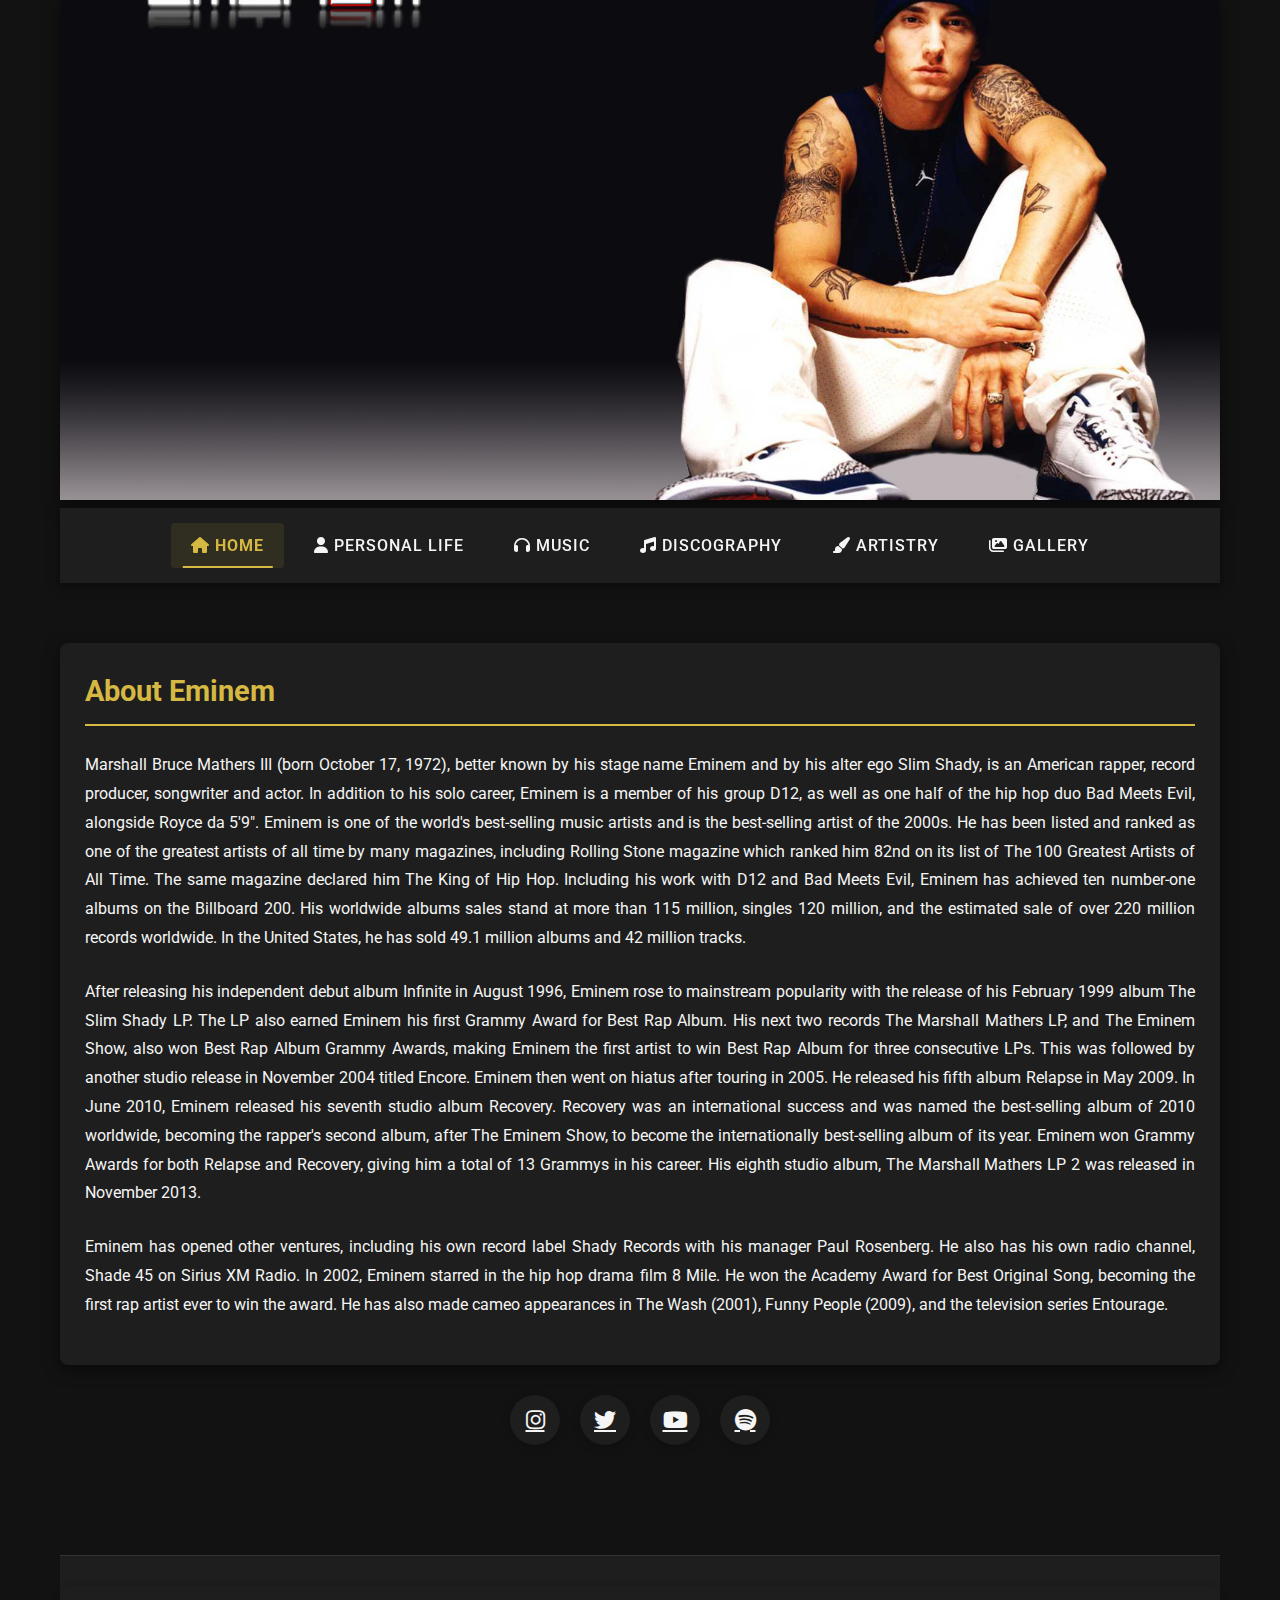
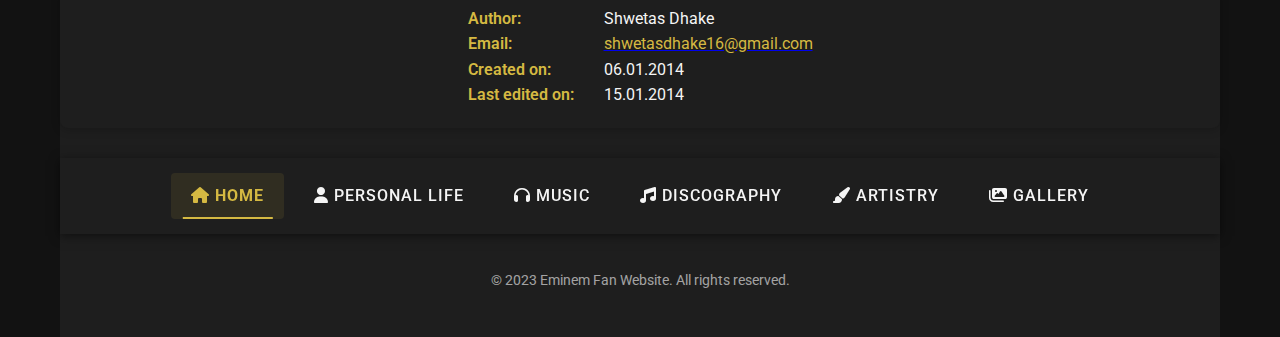
<file: index.html>
<!DOCTYPE html>
<html lang="en">
	<head>
		<meta charset="utf-8"/>
		<meta name="description" content="The Artistry of Eminem"/>
		<meta name="keywords" content="About Eminem, Eminem"/>
		<meta name="author" content="Shwetas Dhake, shwetasdhake16@gmail.com"/>
		<meta http-equiv="X-UA-Compatible" content="IE=edge">
		<meta name="viewport" content="width=device-width, initial-scale=1.0">
		
		<title>Eminem - Home</title>
		<link rel="stylesheet" href="https://cdnjs.cloudflare.com/ajax/libs/font-awesome/6.4.0/css/all.min.css">
		<link href="https://fonts.googleapis.com/css2?family=Roboto:wght@300;400;500;700&display=swap" rel="stylesheet">
		<link rel="stylesheet" type="text/css" href="style.css">
		<link rel="icon" type="image/x-icon" href="favicon.ico">
		<script src="https://code.jquery.com/jquery-3.6.0.min.js"></script>
		<script type="text/javascript" src="script.js"></script>
	</head>
	<body>
		<div id="container">
			<div id="top">
				<button class="menu-toggle" aria-label="Toggle navigation menu">
					<i class="fas fa-bars"></i>
				</button>
				<img id="banner" src="logo.jpg" alt="Eminem Banner">
				<nav class="navigation">
					<a href="index.html" class="selectedPage"><i class="fas fa-home"></i> Home</a>
					<a href="pages/personal.html"><i class="fas fa-user"></i> Personal life</a>
					<a href="pages/music.html"><i class="fas fa-headphones"></i> Music</a>
					<a href="pages/discography.html"><i class="fas fa-music"></i> Discography</a>
					<a href="pages/artistry.html"><i class="fas fa-paint-brush"></i> Artistry</a>
					<a href="pages/galery.html"><i class="fas fa-images"></i> Gallery</a>
				</nav>
			</div>
			
			<div id="middle">
				<article>
					<header>About Eminem</header>
					<p>
						Marshall Bruce Mathers III (born October 17, 1972), better known by his stage name Eminem and by his alter ego Slim Shady, is an American rapper, record producer, songwriter and actor. In addition to his solo career, Eminem is a member of his group D12, as well as one half of the hip hop duo Bad Meets Evil, alongside Royce da 5'9". Eminem is one of the world's best-selling music artists and is the best-selling artist of the 2000s. He has been listed and ranked as one of the greatest artists of all time by many magazines, including Rolling Stone magazine which ranked him 82nd on its list of The 100 Greatest Artists of All Time. The same magazine declared him The King of Hip Hop. Including his work with D12 and Bad Meets Evil, Eminem has achieved ten number-one albums on the Billboard 200. His worldwide albums sales stand at more than 115 million, singles 120 million, and the estimated sale of over 220 million records worldwide. In the United States, he has sold 49.1 million albums and 42 million tracks.
					</p>
					<p>
						After releasing his independent debut album Infinite in August 1996, Eminem rose to mainstream popularity with the release of his February 1999 album The Slim Shady LP. The LP also earned Eminem his first Grammy Award for Best Rap Album. His next two records The Marshall Mathers LP, and The Eminem Show, also won Best Rap Album Grammy Awards, making Eminem the first artist to win Best Rap Album for three consecutive LPs. This was followed by another studio release in November 2004 titled Encore. Eminem then went on hiatus after touring in 2005. He released his fifth album Relapse in May 2009. In June 2010, Eminem released his seventh studio album Recovery. Recovery was an international success and was named the best-selling album of 2010 worldwide, becoming the rapper's second album, after The Eminem Show, to become the internationally best-selling album of its year. Eminem won Grammy Awards for both Relapse and Recovery, giving him a total of 13 Grammys in his career. His eighth studio album, The Marshall Mathers LP 2 was released in November 2013.
					</p>
					<p>
						Eminem has opened other ventures, including his own record label Shady Records with his manager Paul Rosenberg. He also has his own radio channel, Shade 45 on Sirius XM Radio. In 2002, Eminem starred in the hip hop drama film 8 Mile. He won the Academy Award for Best Original Song, becoming the first rap artist ever to win the award. He has also made cameo appearances in The Wash (2001), Funny People (2009), and the television series Entourage.
					</p>
				</article>
				
				<div class="social-links">
					<a href="https://www.instagram.com/eminem/" target="_blank" aria-label="Follow Eminem on Instagram">
						<i class="fab fa-instagram"></i>
					</a>
					<a href="https://twitter.com/eminem" target="_blank" aria-label="Follow Eminem on Twitter">
						<i class="fab fa-twitter"></i>
					</a>
					<a href="https://www.youtube.com/user/EminemMusic" target="_blank" aria-label="Subscribe to Eminem on YouTube">
						<i class="fab fa-youtube"></i>
					</a>
					<a href="https://open.spotify.com/artist/7dGJo4pcD2V6oG8kP0tJRR" target="_blank" aria-label="Listen to Eminem on Spotify">
						<i class="fab fa-spotify"></i>
					</a>
				</div>
			</div>

			<div id="bottom">
				<section id="aboutSection">
					<div id="titles">
						<span class="naslov">Author:</span> <br>
						<span class="naslov">Email:</span> <br>
						<span class="naslov">Created on:</span> <br>
						<span class="naslov">Last edited on:</span> <br>
					</div>
					<div id="infos">
						<span class="info">Shwetas Dhake</span> <br>
						<a href="mailto:shwetasdhake16@gmail.com">
							<span class="info" id="email">shwetasdhake16@gmail.com</span></a> <br>
						<span class="info">06.01.2014</span> <br>
						<span class="info">15.01.2014</span> <br>
					</div>
				</section>
				<nav class="navigation">
					<a href="index.html" class="selectedPage"><i class="fas fa-home"></i> Home</a>
					<a href="pages/personal.html"><i class="fas fa-user"></i> Personal life</a>
					<a href="pages/music.html"><i class="fas fa-headphones"></i> Music</a>
					<a href="pages/discography.html"><i class="fas fa-music"></i> Discography</a>
					<a href="pages/artistry.html"><i class="fas fa-paint-brush"></i> Artistry</a>
					<a href="pages/galery.html"><i class="fas fa-images"></i> Gallery</a>
				</nav>
				<div class="copyright">
					<p>&copy; 2023 Eminem Fan Website. All rights reserved.</p>
				</div>
			</div>
		</div>
		<a href="#" class="back-to-top" aria-label="Back to top">
			<i class="fas fa-chevron-up"></i>
		</a>
	</body>
</html>
</file>
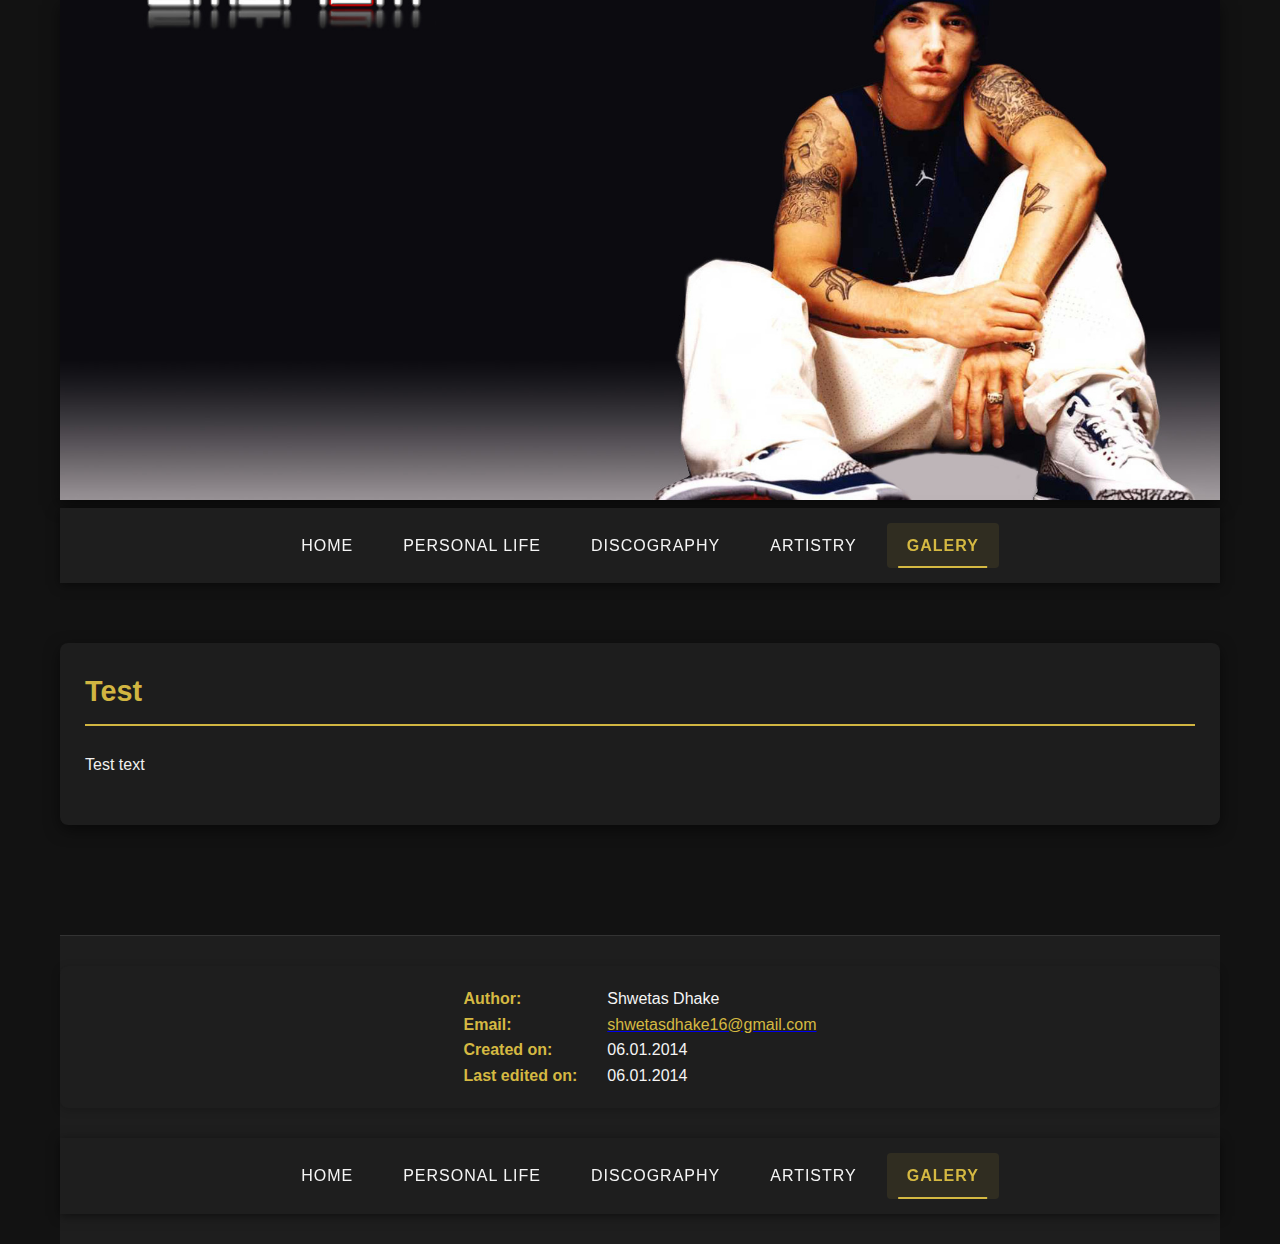
<file: template.html>
<!DOCTYPE html>
<html>
	<head>
		<meta charset="utf-8"/>
		<title> Почетна </title>
		<link rel="stylesheet" type="text/css" href="../style.css">
		<script type="text/javascript" src="../jquery-1.10.2.min.js"></script>
		<script type="text/javascript" src="../script.js"></script>
	</head>
	<body>
		<div id="container">
			<div id="top">
				<img id="banner" src="../logo.jpg"></img>
				<nav class="navigation">
					<a href="../index.html"> Home </a>
					<a href="personal.html"> Personal life </a>
					<a href="discography.html"> Discography </a>
					<a href="artistry.html"> Artistry </a>
					<a href="galery.html" class="selectedPage"> Galery </a>
				</nav>
			</div>
			
			<div id="middle">
				<article>
					<header> Test </header>
					<p>
						Test text
					</p>
				</article>
			</div>

			<div id="bottom">
				<section id="aboutSection">
					<p id="titles">
						<span class="naslov"> Author: </span> <br>
						<span class="naslov"> Email: </span> <br>
						<span class="naslov"> Created on: </span> <br>
						<span class="naslov"> Last edited on: </span> <br>
					</p>
					<p id="infos">
						<span class="info"> Shwetas Dhake </span> <br>
						<a href="mailto:shwetasdhake16@gmail.com">
							<span class="info" id="email"> shwetasdhake16@gmail.com </span></a> <br>
						<span class="info"> 06.01.2014 </span> <br>
						<span class="info">06.01.2014</span> <br>
					</p>
				</section>
				<nav class="navigation">
					<a href="../index.html"> Home </a>
					<a href="personal.html"> Personal life </a>
					<a href="discography.html"> Discography </a>
					<a href="artistry.html"> Artistry </a>
					<a href="galery.html" class="selectedPage"> Galery </a>
				</nav>
			</div>
		</div>
	</body>
</html>
</file>
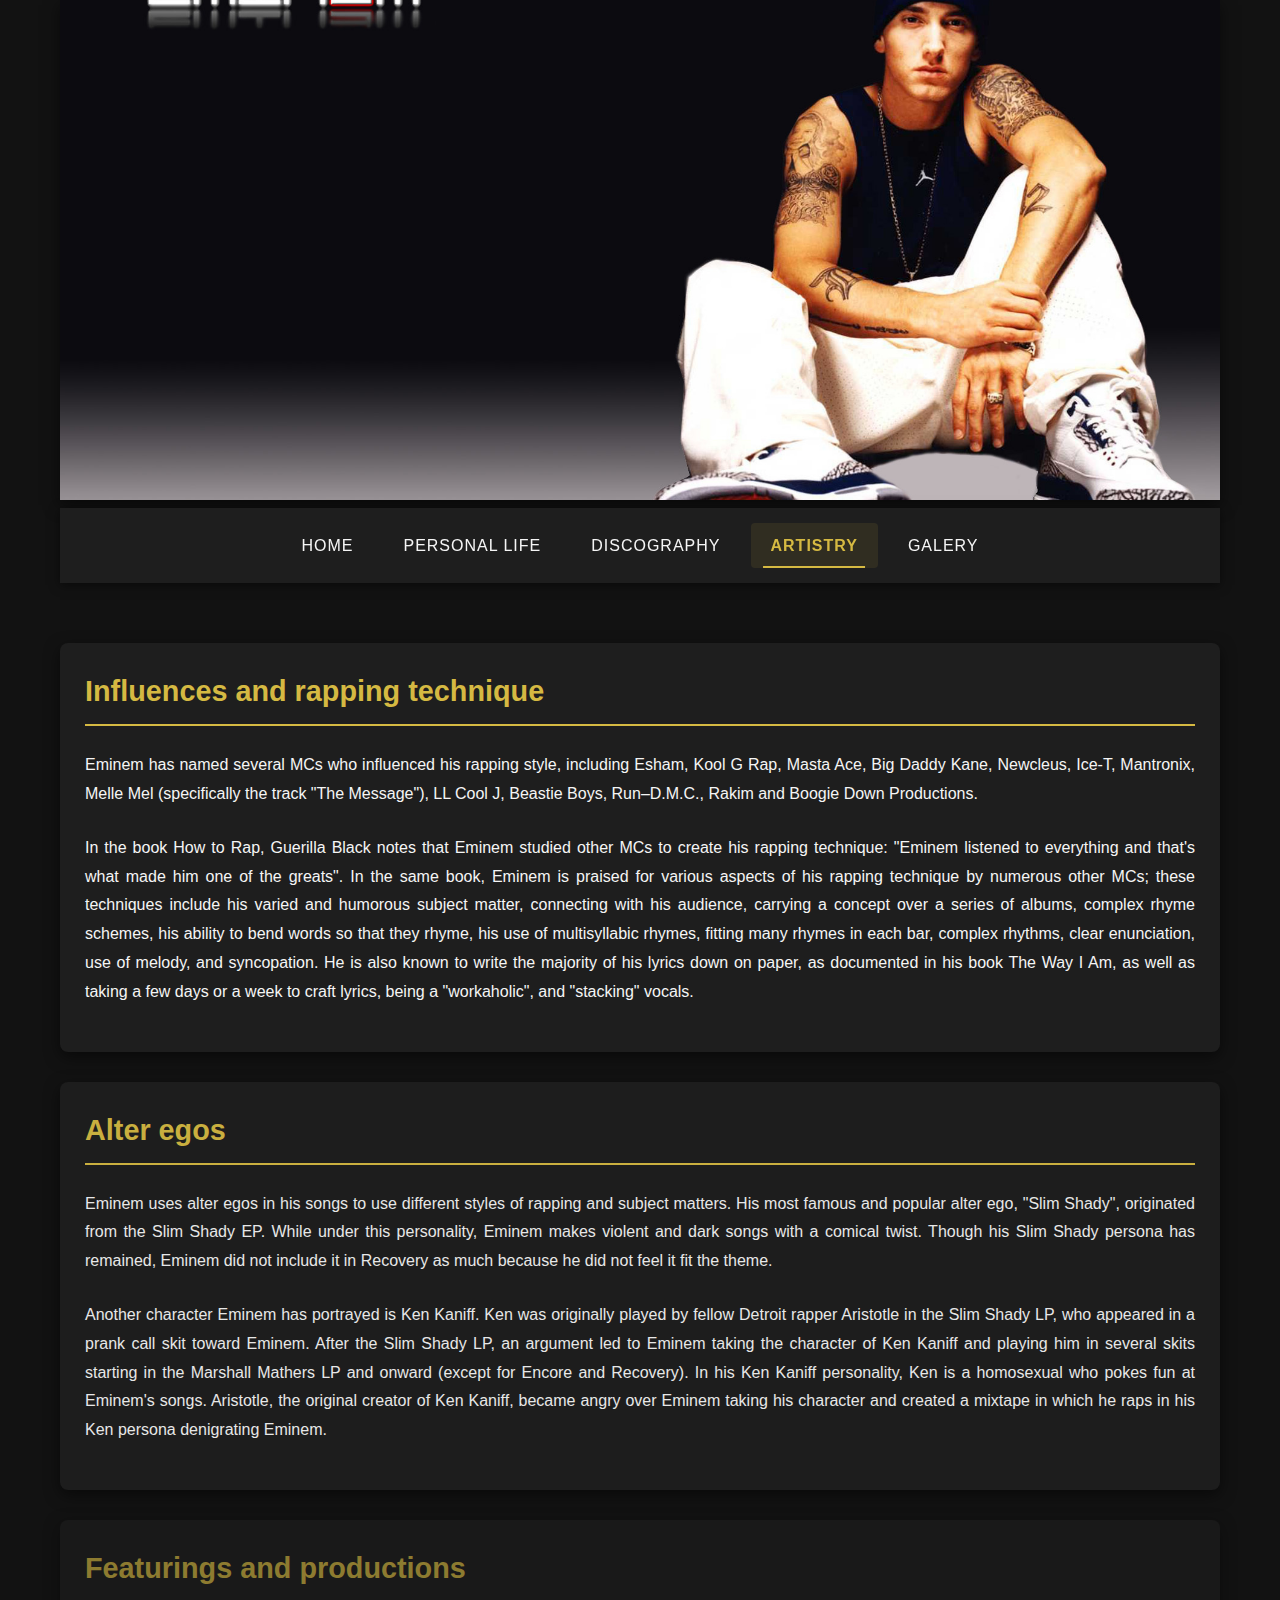
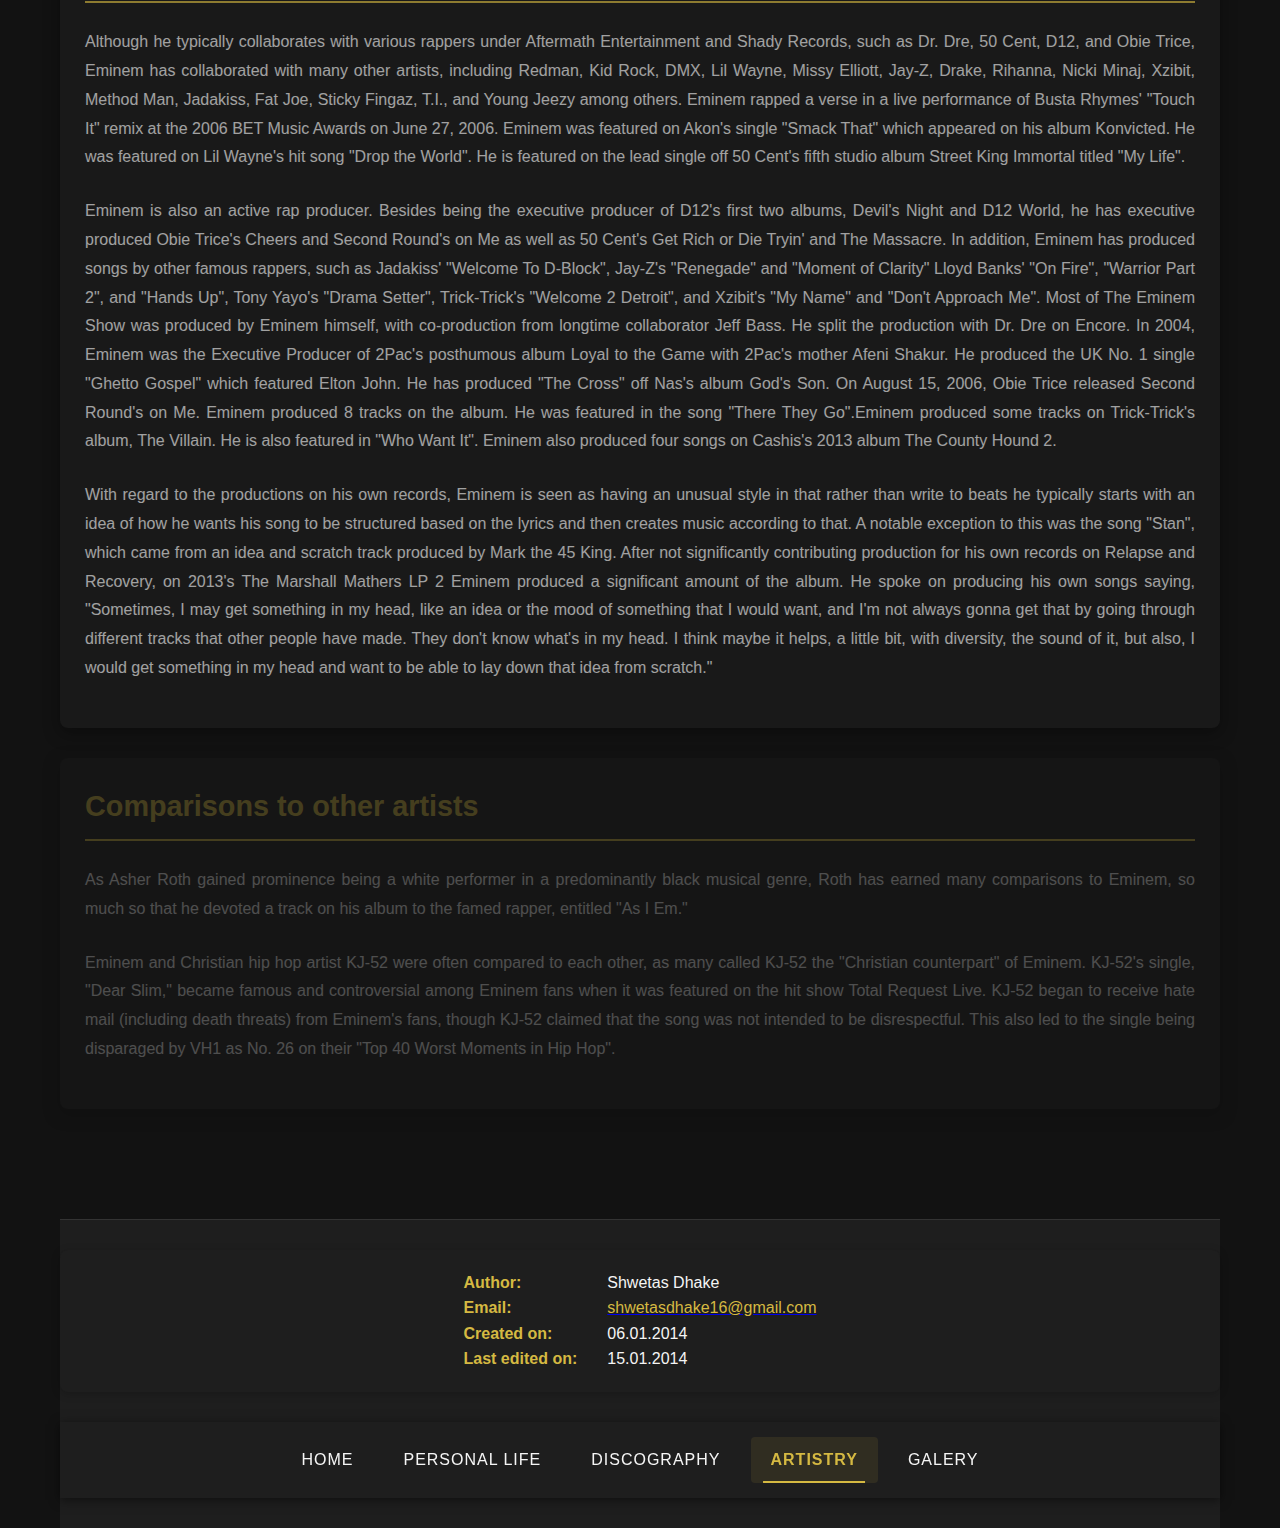
<file: pages/artistry.html>
<!DOCTYPE html>
<html>
	<head>
		<meta charset="utf-8"/>
		<meta name="description" content="The Artistry of Eminem"/>
		<meta name="keywords" content="artistry, Eminem, Influences, Rapping, Alter Ego, Production, Artists"/>
		<meta name="author" content="Shwetas Dhake, shwetasdhake16@gmail.com"/>
		<meta http-equiv="X-UA-Compatible" content="IE=9">
		<title> Artistry </title>
		<link rel="stylesheet" type="text/css" href="../style.css">
		<link rel="icon" type="image/x-icon" href="../favicon.ico">
		<script type="text/javascript" src="../jquery-1.10.2.min.js"></script>
		<script type="text/javascript" src="../script.js"></script>
	</head>
	<body>
		<div id="container">
			<div id="top">
				<img id="banner" src="../logo.jpg"></img>
				<nav class="navigation">
					<a href="../index.html"> Home </a>
					<a href="personal.html"> Personal life </a>
					<a href="discography.html"> Discography </a>
					<a href="artistry.html" class="selectedPage"> Artistry </a>
					<a href="galery.html"> Galery </a>
				</nav>
			</div>
			
			<div id="middle">
				<article>
					<header> Influences and rapping technique </header>
					<p>
						Eminem has named several MCs who influenced his rapping style, including Esham, Kool G Rap, Masta Ace, Big Daddy Kane, Newcleus, Ice-T, Mantronix, Melle Mel (specifically the track "The Message"), LL Cool J, Beastie Boys, Run–D.M.C., Rakim and Boogie Down Productions.
					</p>
					<p>
						In the book How to Rap, Guerilla Black notes that Eminem studied other MCs to create his rapping technique: "Eminem listened to everything and that's what made him one of the greats". In the same book, Eminem is praised for various aspects of his rapping technique by numerous other MCs; these techniques include his varied and humorous subject matter, connecting with his audience, carrying a concept over a series of albums, complex rhyme schemes, his ability to bend words so that they rhyme, his use of multisyllabic rhymes, fitting many rhymes in each bar, complex rhythms, clear enunciation, use of melody, and syncopation. He is also known to write the majority of his lyrics down on paper, as documented in his book The Way I Am, as well as taking a few days or a week to craft lyrics, being a "workaholic", and "stacking" vocals.
					</p>
				</article>
				<article>
					<header> Alter egos </header>
					<p>
						Eminem uses alter egos in his songs to use different styles of rapping and subject matters. His most famous and popular alter ego, "Slim Shady", originated from the Slim Shady EP. While under this personality, Eminem makes violent and dark songs with a comical twist. Though his Slim Shady persona has remained, Eminem did not include it in Recovery as much because he did not feel it fit the theme.
					</p>
					<p>
						Another character Eminem has portrayed is Ken Kaniff. Ken was originally played by fellow Detroit rapper Aristotle in the Slim Shady LP, who appeared in a prank call skit toward Eminem. After the Slim Shady LP, an argument led to Eminem taking the character of Ken Kaniff and playing him in several skits starting in the Marshall Mathers LP and onward (except for Encore and Recovery). In his Ken Kaniff personality, Ken is a homosexual who pokes fun at Eminem's songs. Aristotle, the original creator of Ken Kaniff, became angry over Eminem taking his character and created a mixtape in which he raps in his Ken persona denigrating Eminem.
					</p>
				</article>
				<article>
					<header> Featurings and productions </header>
					<p>
						Although he typically collaborates with various rappers under Aftermath Entertainment and Shady Records, such as Dr. Dre, 50 Cent, D12, and Obie Trice, Eminem has collaborated with many other artists, including Redman, Kid Rock, DMX, Lil Wayne, Missy Elliott, Jay-Z, Drake, Rihanna, Nicki Minaj, Xzibit, Method Man, Jadakiss, Fat Joe, Sticky Fingaz, T.I., and Young Jeezy among others. Eminem rapped a verse in a live performance of Busta Rhymes' "Touch It" remix at the 2006 BET Music Awards on June 27, 2006. Eminem was featured on Akon's single "Smack That" which appeared on his album Konvicted. He was featured on Lil Wayne's hit song "Drop the World". He is featured on the lead single off 50 Cent's fifth studio album Street King Immortal titled "My Life".
					</p>
					<p>
						Eminem is also an active rap producer. Besides being the executive producer of D12's first two albums, Devil's Night and D12 World, he has executive produced Obie Trice's Cheers and Second Round's on Me as well as 50 Cent's Get Rich or Die Tryin' and The Massacre. In addition, Eminem has produced songs by other famous rappers, such as Jadakiss' "Welcome To D-Block", Jay-Z's "Renegade" and "Moment of Clarity" Lloyd Banks' "On Fire", "Warrior Part 2", and "Hands Up", Tony Yayo's "Drama Setter", Trick-Trick's "Welcome 2 Detroit", and Xzibit's "My Name" and "Don't Approach Me". Most of The Eminem Show was produced by Eminem himself, with co-production from longtime collaborator Jeff Bass. He split the production with Dr. Dre on Encore. In 2004, Eminem was the Executive Producer of 2Pac's posthumous album Loyal to the Game with 2Pac's mother Afeni Shakur. He produced the UK No. 1 single "Ghetto Gospel" which featured Elton John. He has produced "The Cross" off Nas's album God's Son. On August 15, 2006, Obie Trice released Second Round's on Me. Eminem produced 8 tracks on the album. He was featured in the song "There They Go".Eminem produced some tracks on Trick-Trick's album, The Villain. He is also featured in "Who Want It". Eminem also produced four songs on Cashis's 2013 album The County Hound 2.
					</p>
					<p>
						With regard to the productions on his own records, Eminem is seen as having an unusual style in that rather than write to beats he typically starts with an idea of how he wants his song to be structured based on the lyrics and then creates music according to that. A notable exception to this was the song "Stan", which came from an idea and scratch track produced by Mark the 45 King. After not significantly contributing production for his own records on Relapse and Recovery, on 2013's The Marshall Mathers LP 2 Eminem produced a significant amount of the album. He spoke on producing his own songs saying, "Sometimes, I may get something in my head, like an idea or the mood of something that I would want, and I'm not always gonna get that by going through different tracks that other people have made. They don't know what's in my head. I think maybe it helps, a little bit, with diversity, the sound of it, but also, I would get something in my head and want to be able to lay down that idea from scratch."
					</p>
				</article>
				<article>
					<header> Comparisons to other artists </header>
					<p>
						As Asher Roth gained prominence being a white performer in a predominantly black musical genre, Roth has earned many comparisons to Eminem, so much so that he devoted a track on his album to the famed rapper, entitled "As I Em."
					</p>
					<p>
						Eminem and Christian hip hop artist KJ-52 were often compared to each other, as many called KJ-52 the "Christian counterpart" of Eminem. KJ-52's single, "Dear Slim," became famous and controversial among Eminem fans when it was featured on the hit show Total Request Live. KJ-52 began to receive hate mail (including death threats) from Eminem's fans, though KJ-52 claimed that the song was not intended to be disrespectful. This also led to the single being disparaged by VH1 as No. 26 on their "Top 40 Worst Moments in Hip Hop".
					</p>
				</article>
			</div>

			<div id="bottom">
				<section id="aboutSection">
					<p id="titles">
						<span class="naslov"> Author: </span> <br>
						<span class="naslov"> Email: </span> <br>
						<span class="naslov"> Created on: </span> <br>
						<span class="naslov"> Last edited on: </span> <br>
					</p>
					<p id="infos">
						<span class="info"> Shwetas Dhake </span> <br>
						<a href="mailto:shwetasdhake16@gmail.com">
							<span class="info" id="email"> shwetasdhake16@gmail.com </span></a> <br>
						<span class="info"> 06.01.2014 </span> <br>
						<span class="info">15.01.2014</span> <br>
					</p>
				</section>
				<nav class="navigation">
					<a href="../index.html"> Home </a>
					<a href="personal.html"> Personal life </a>
					<a href="discography.html"> Discography </a>
					<a href="artistry.html" class="selectedPage"> Artistry </a>
					<a href="galery.html"> Galery </a>
				</nav>
			</div>
		</div>
	</body>
</html>
</file>
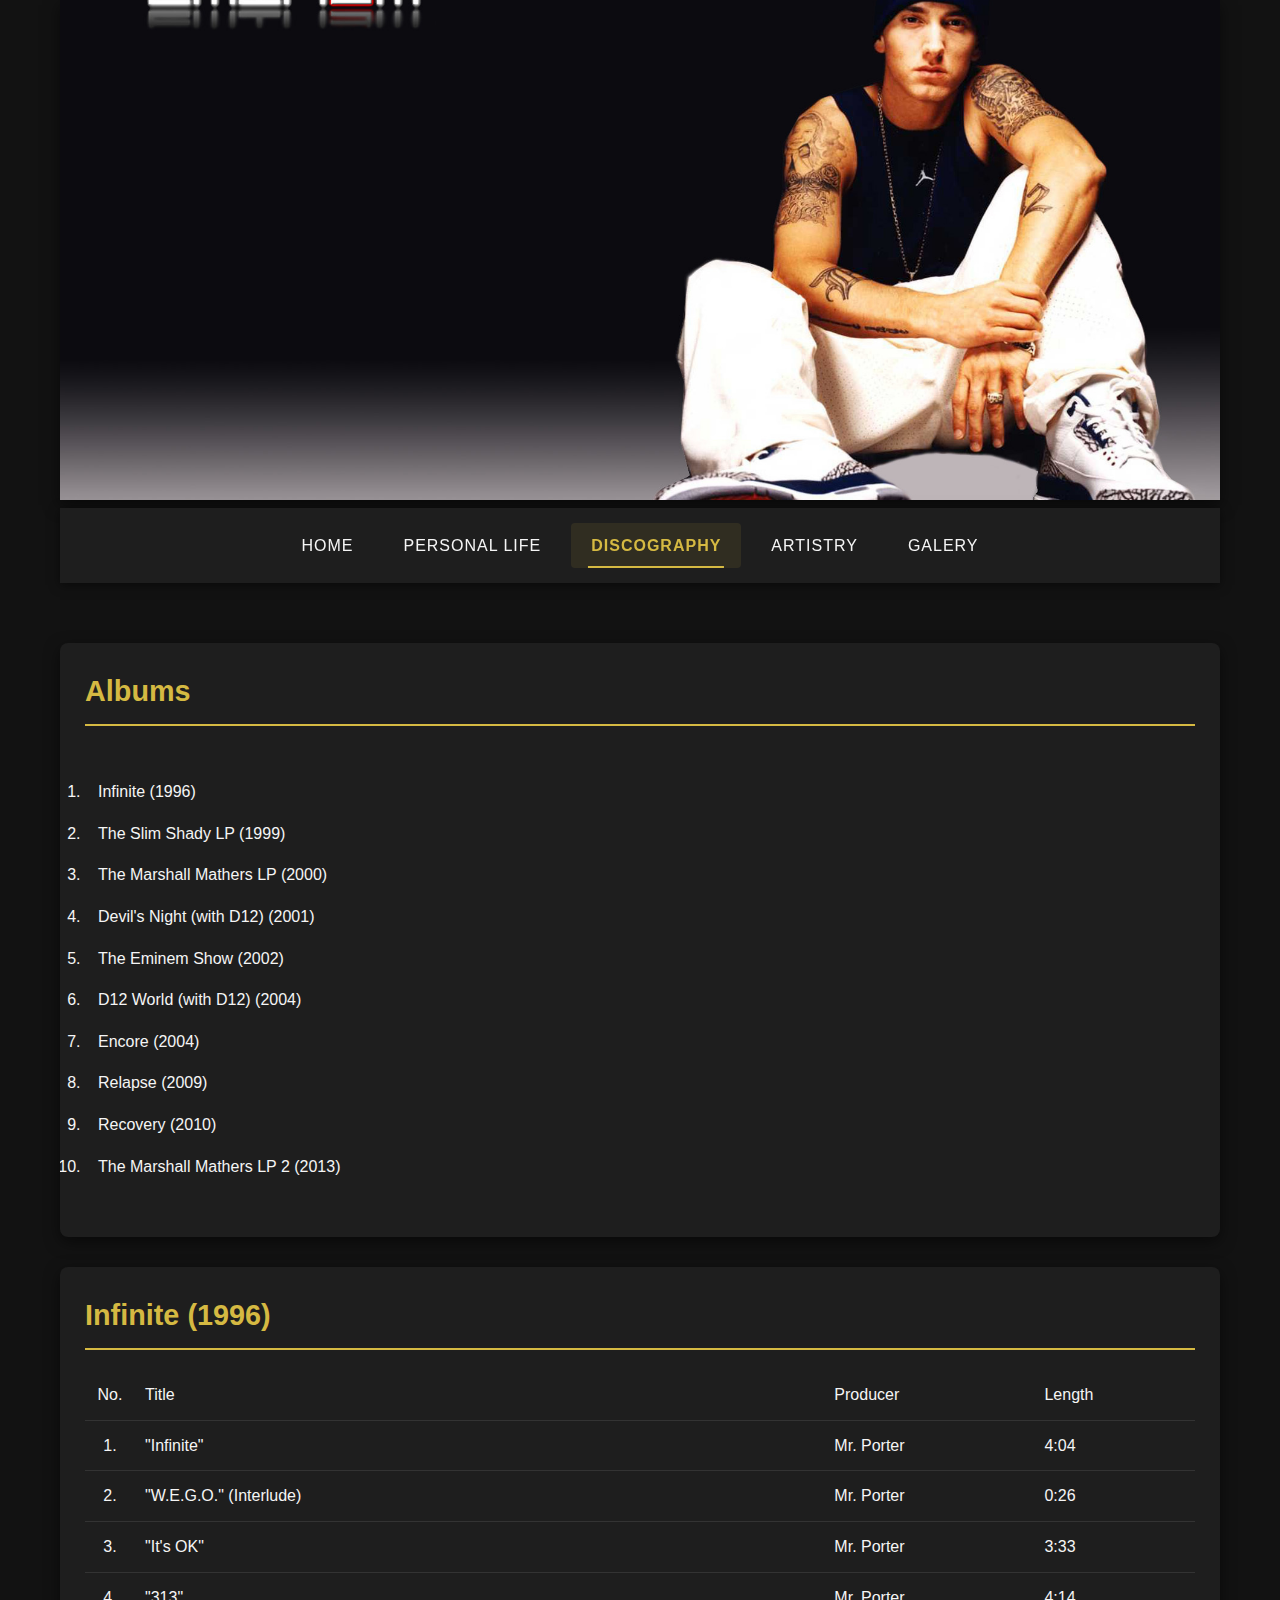
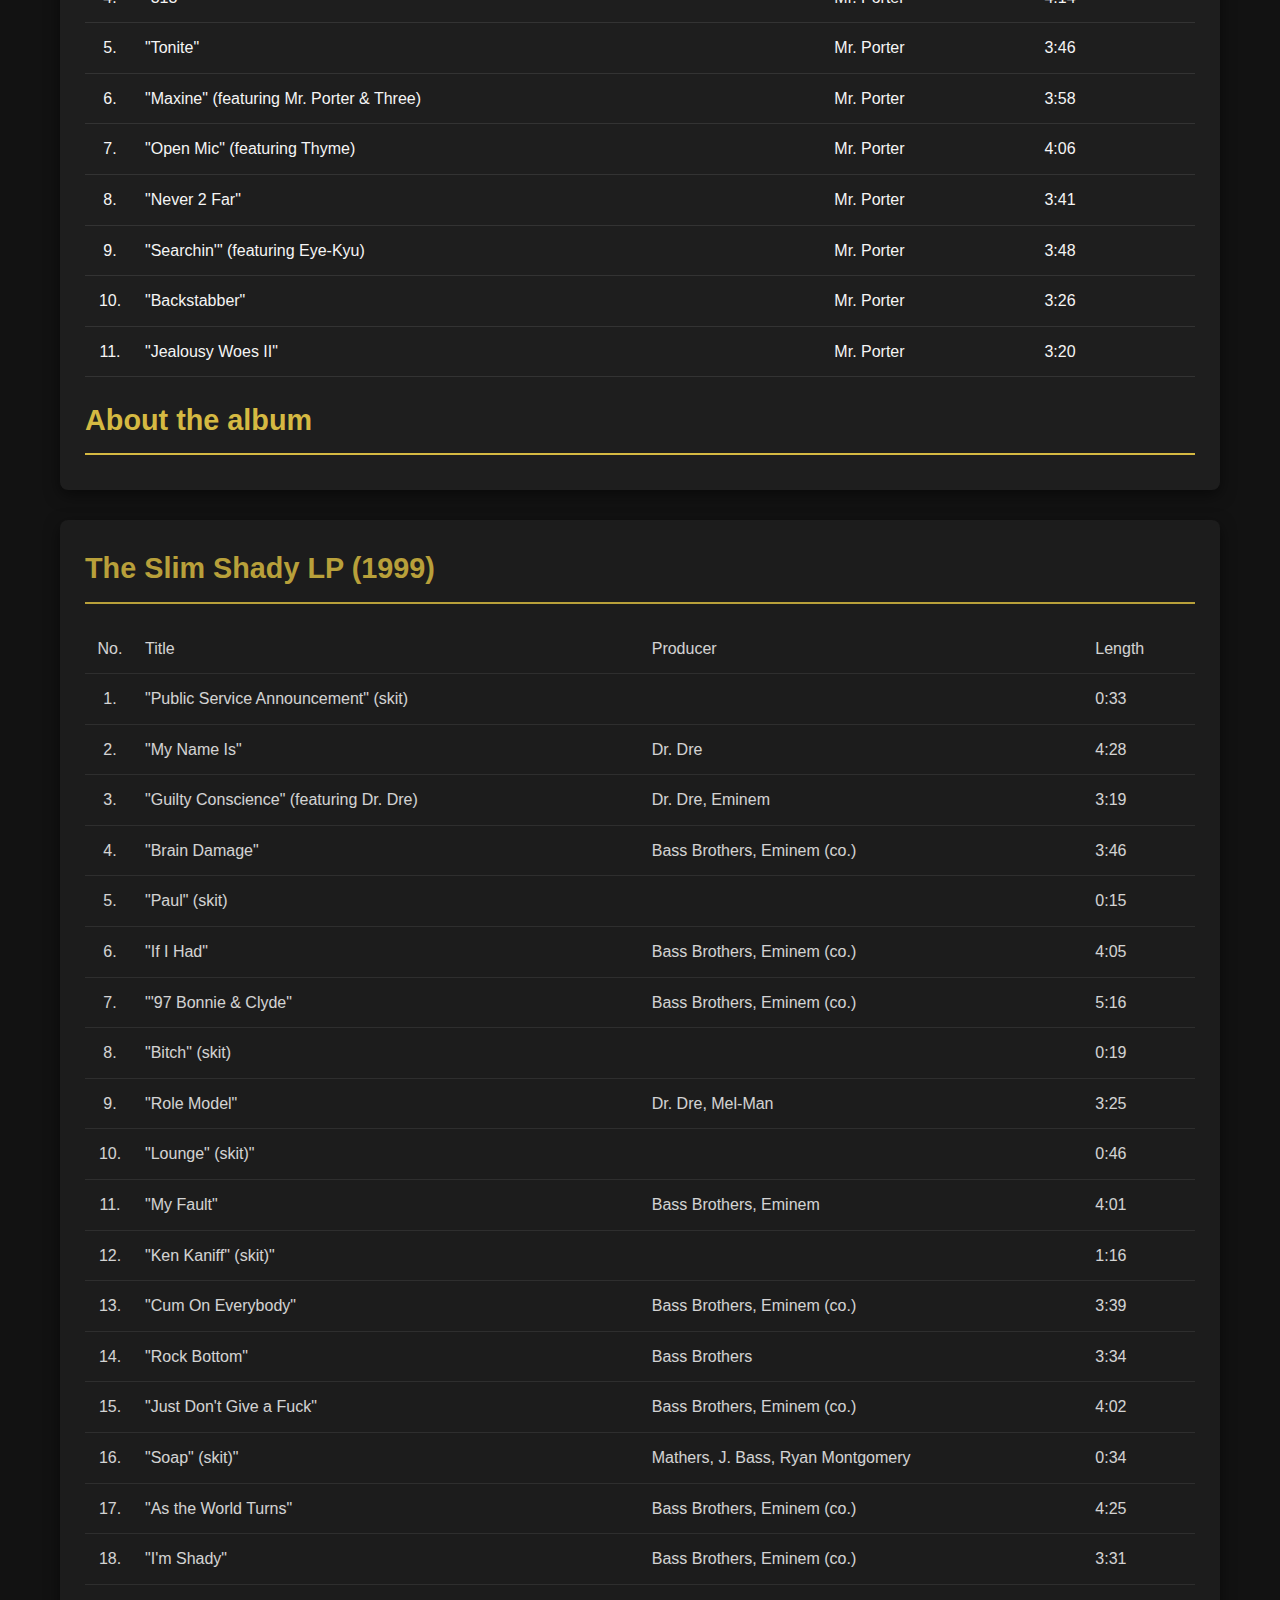
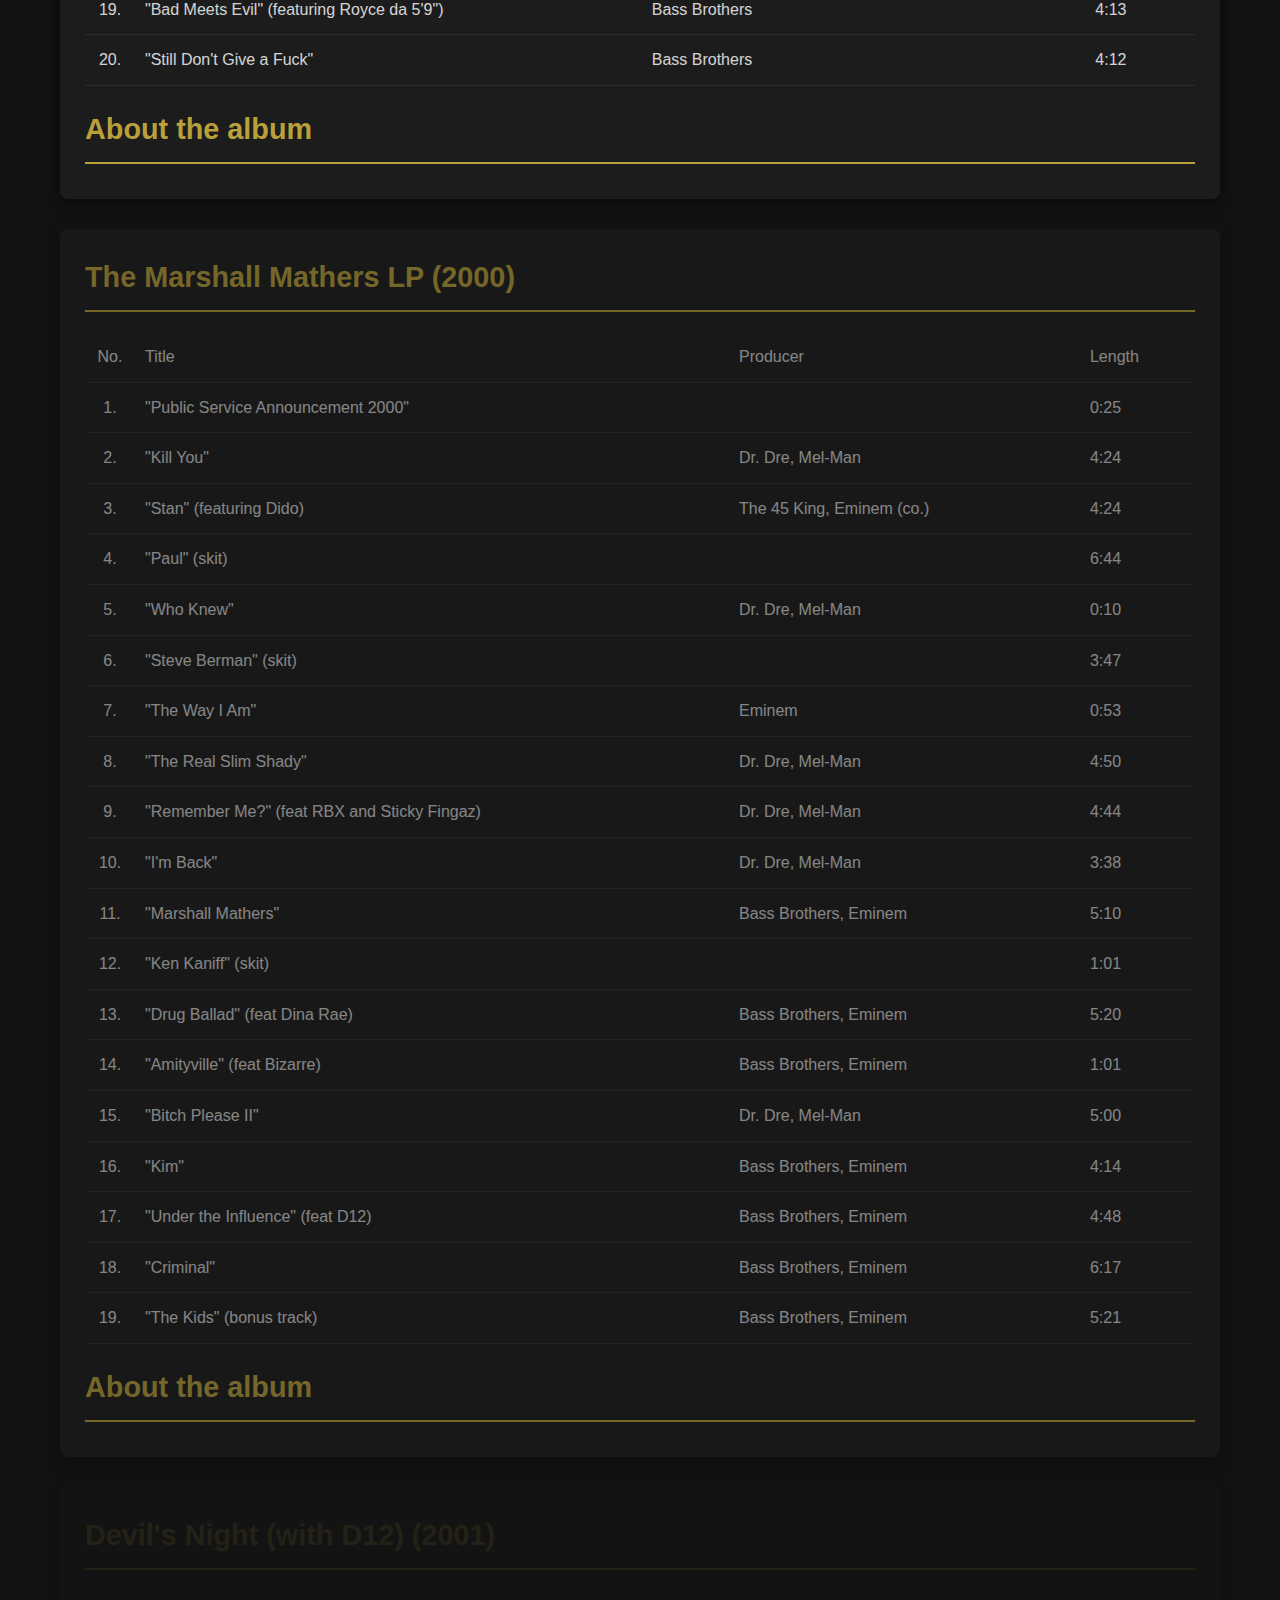
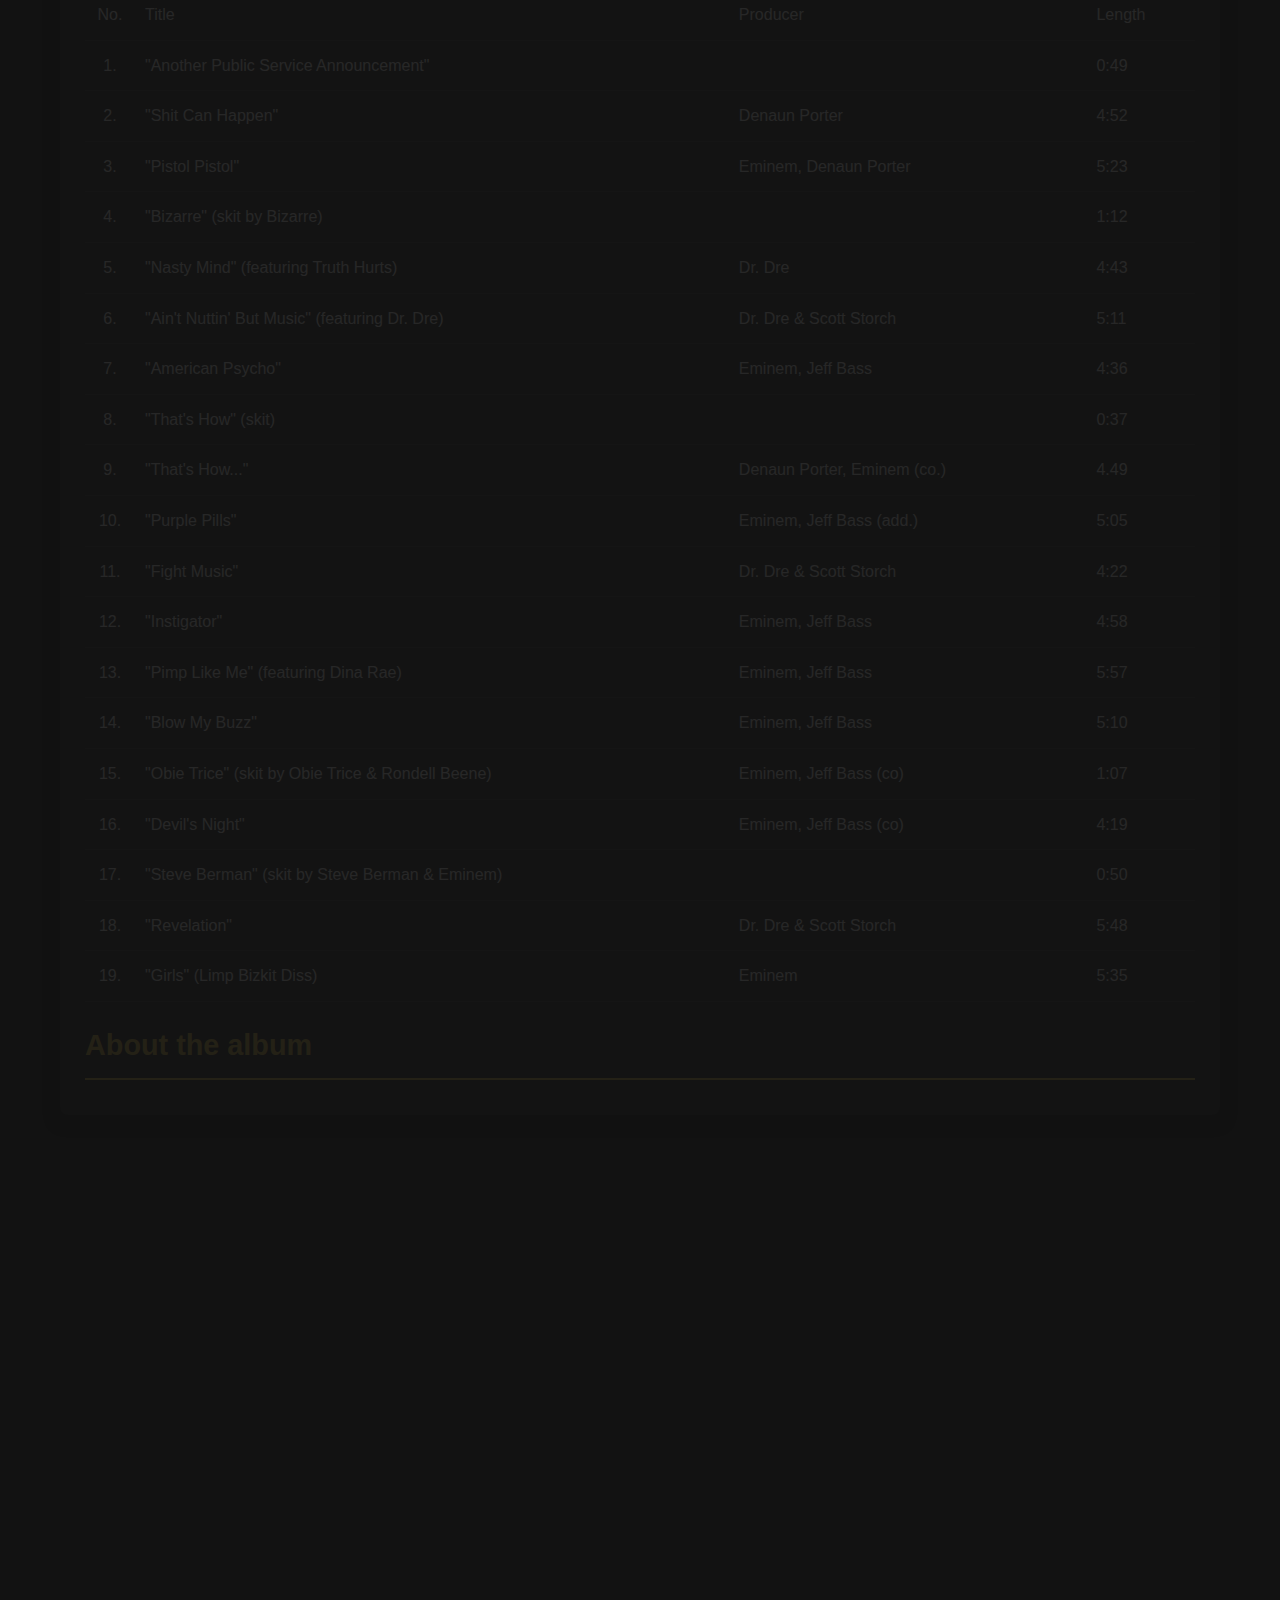
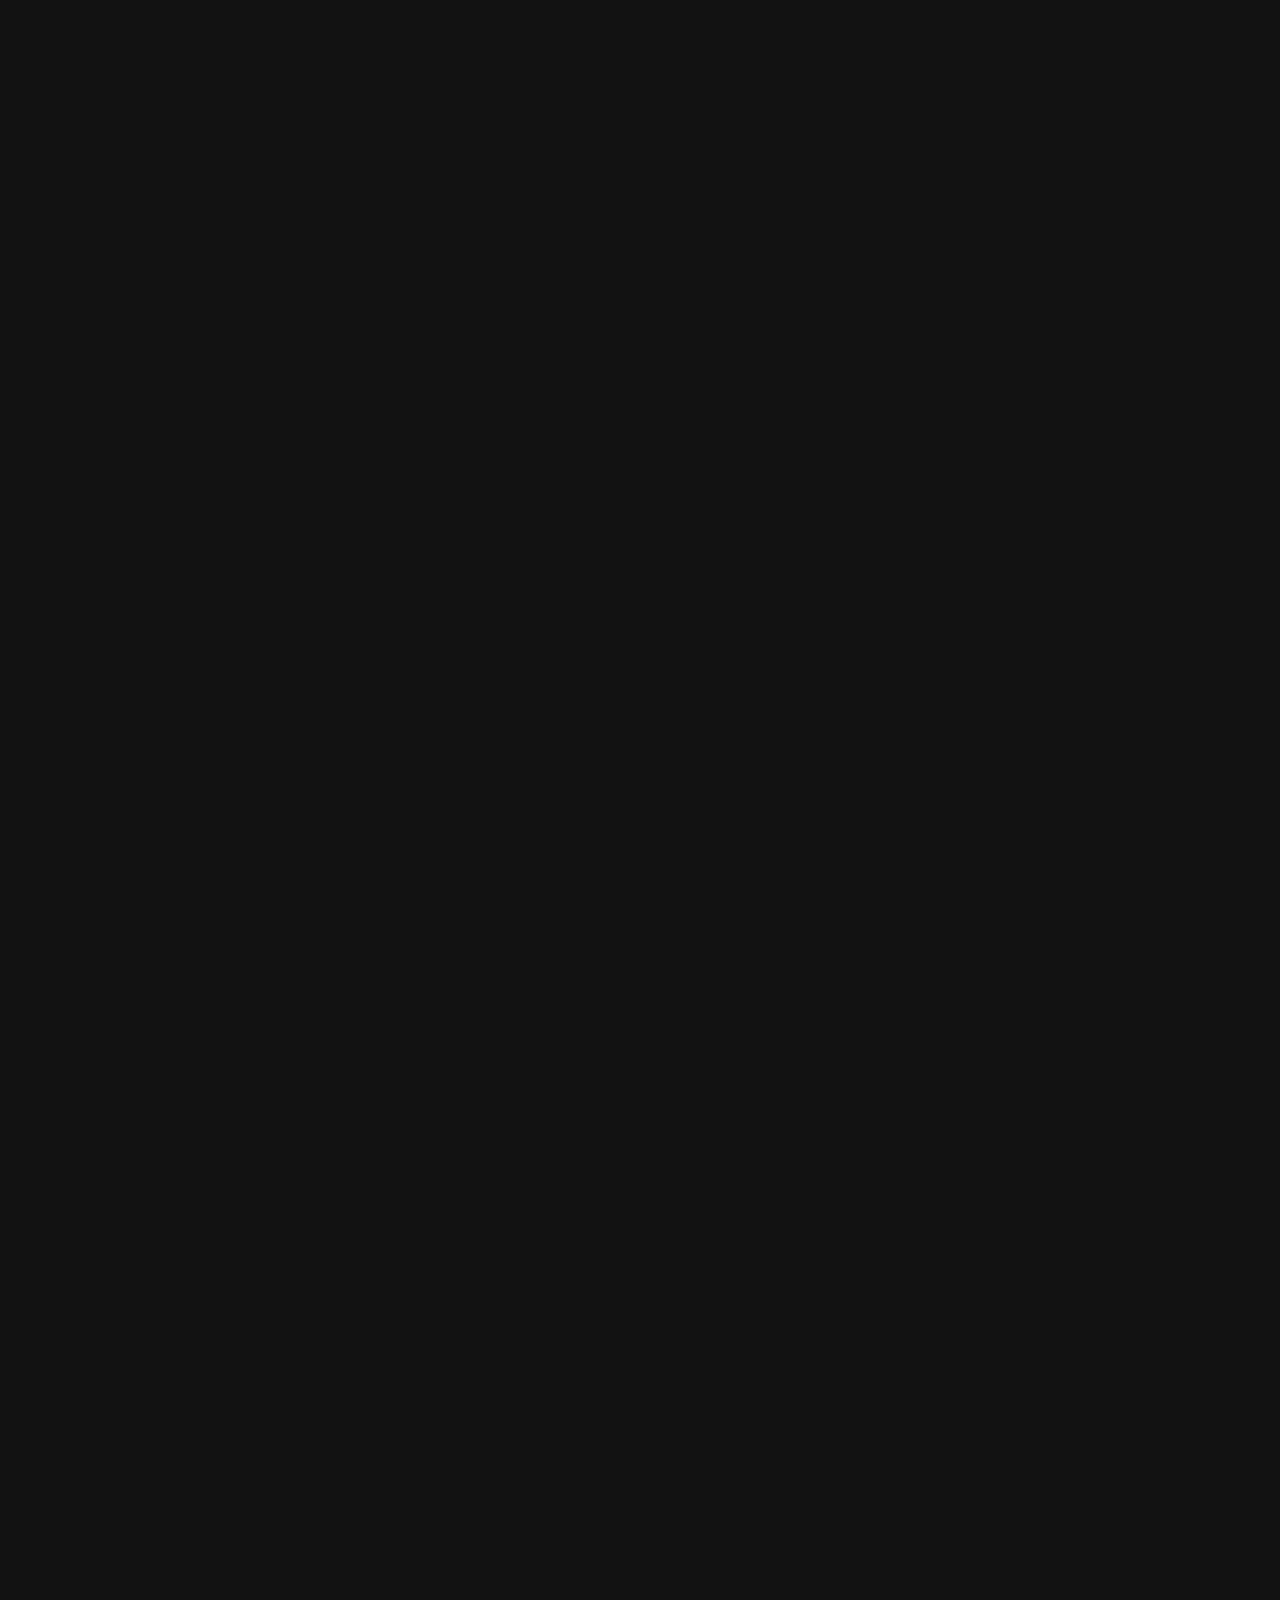
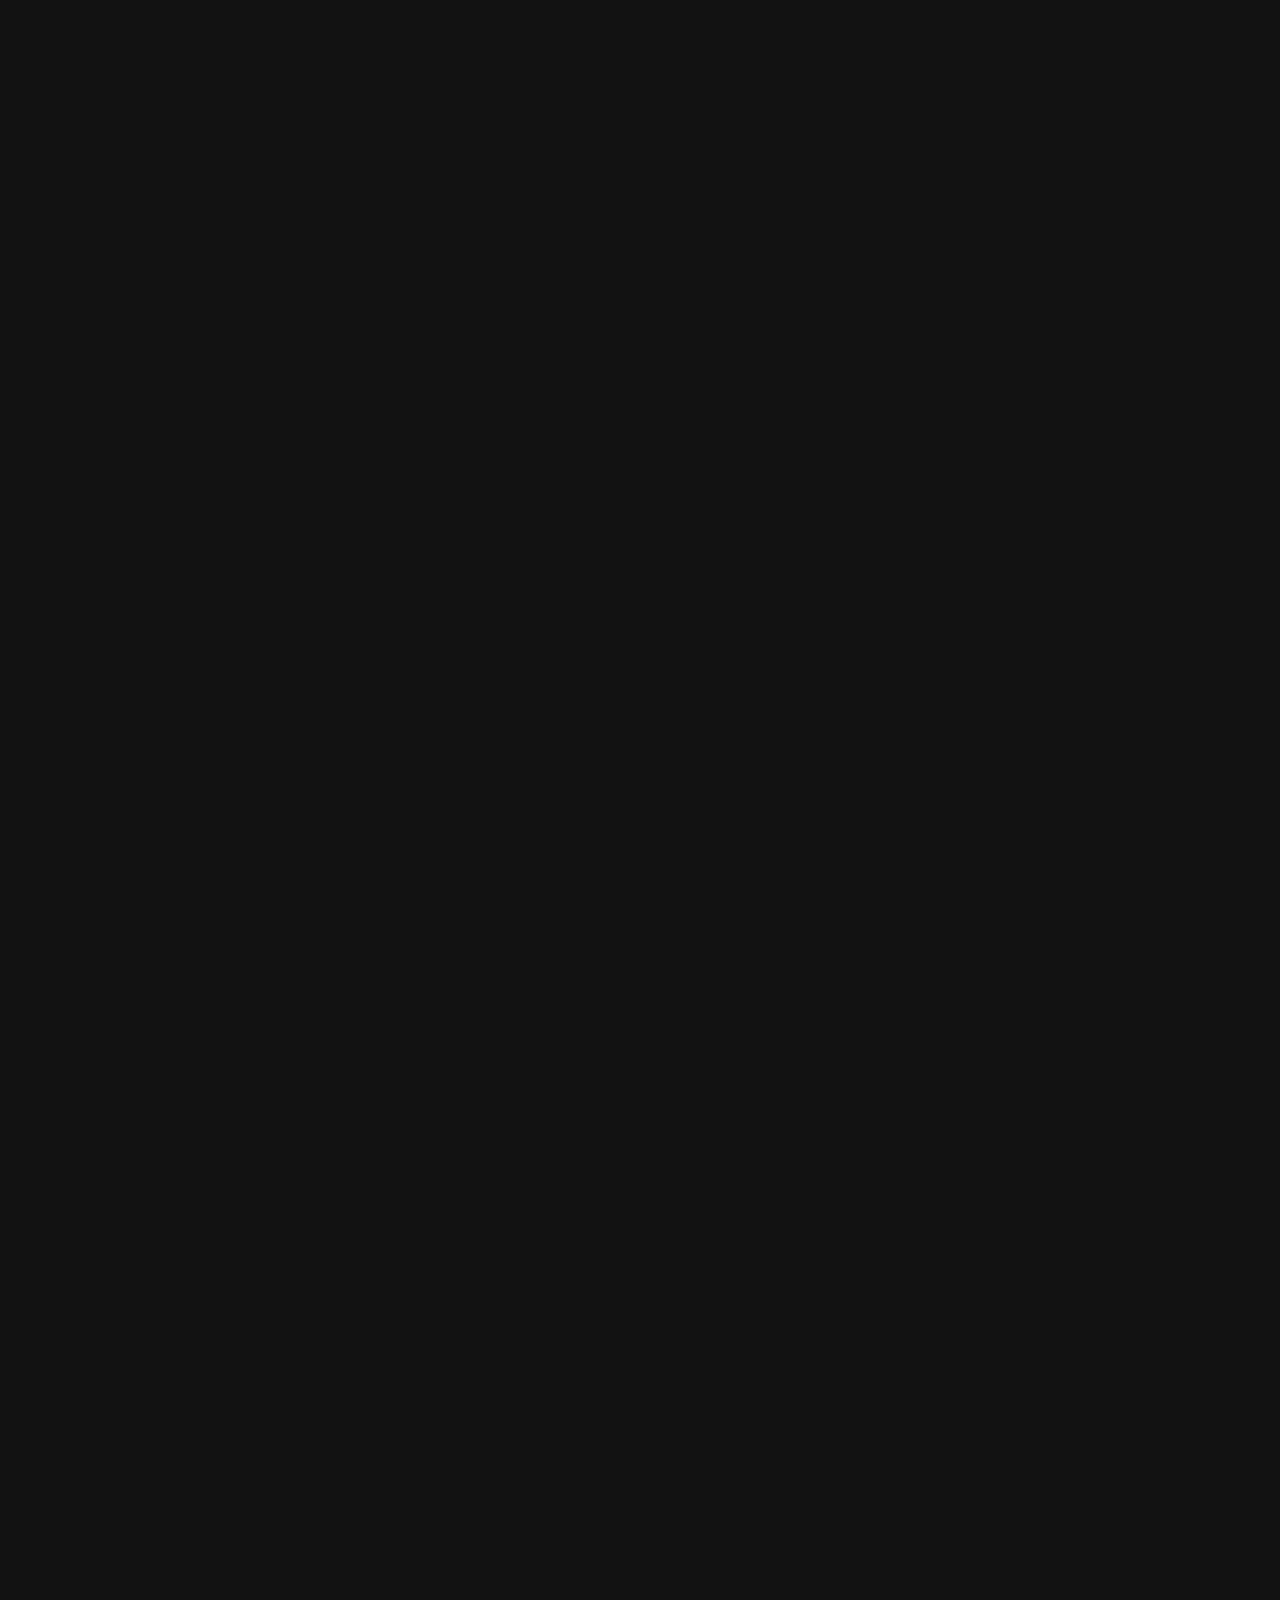
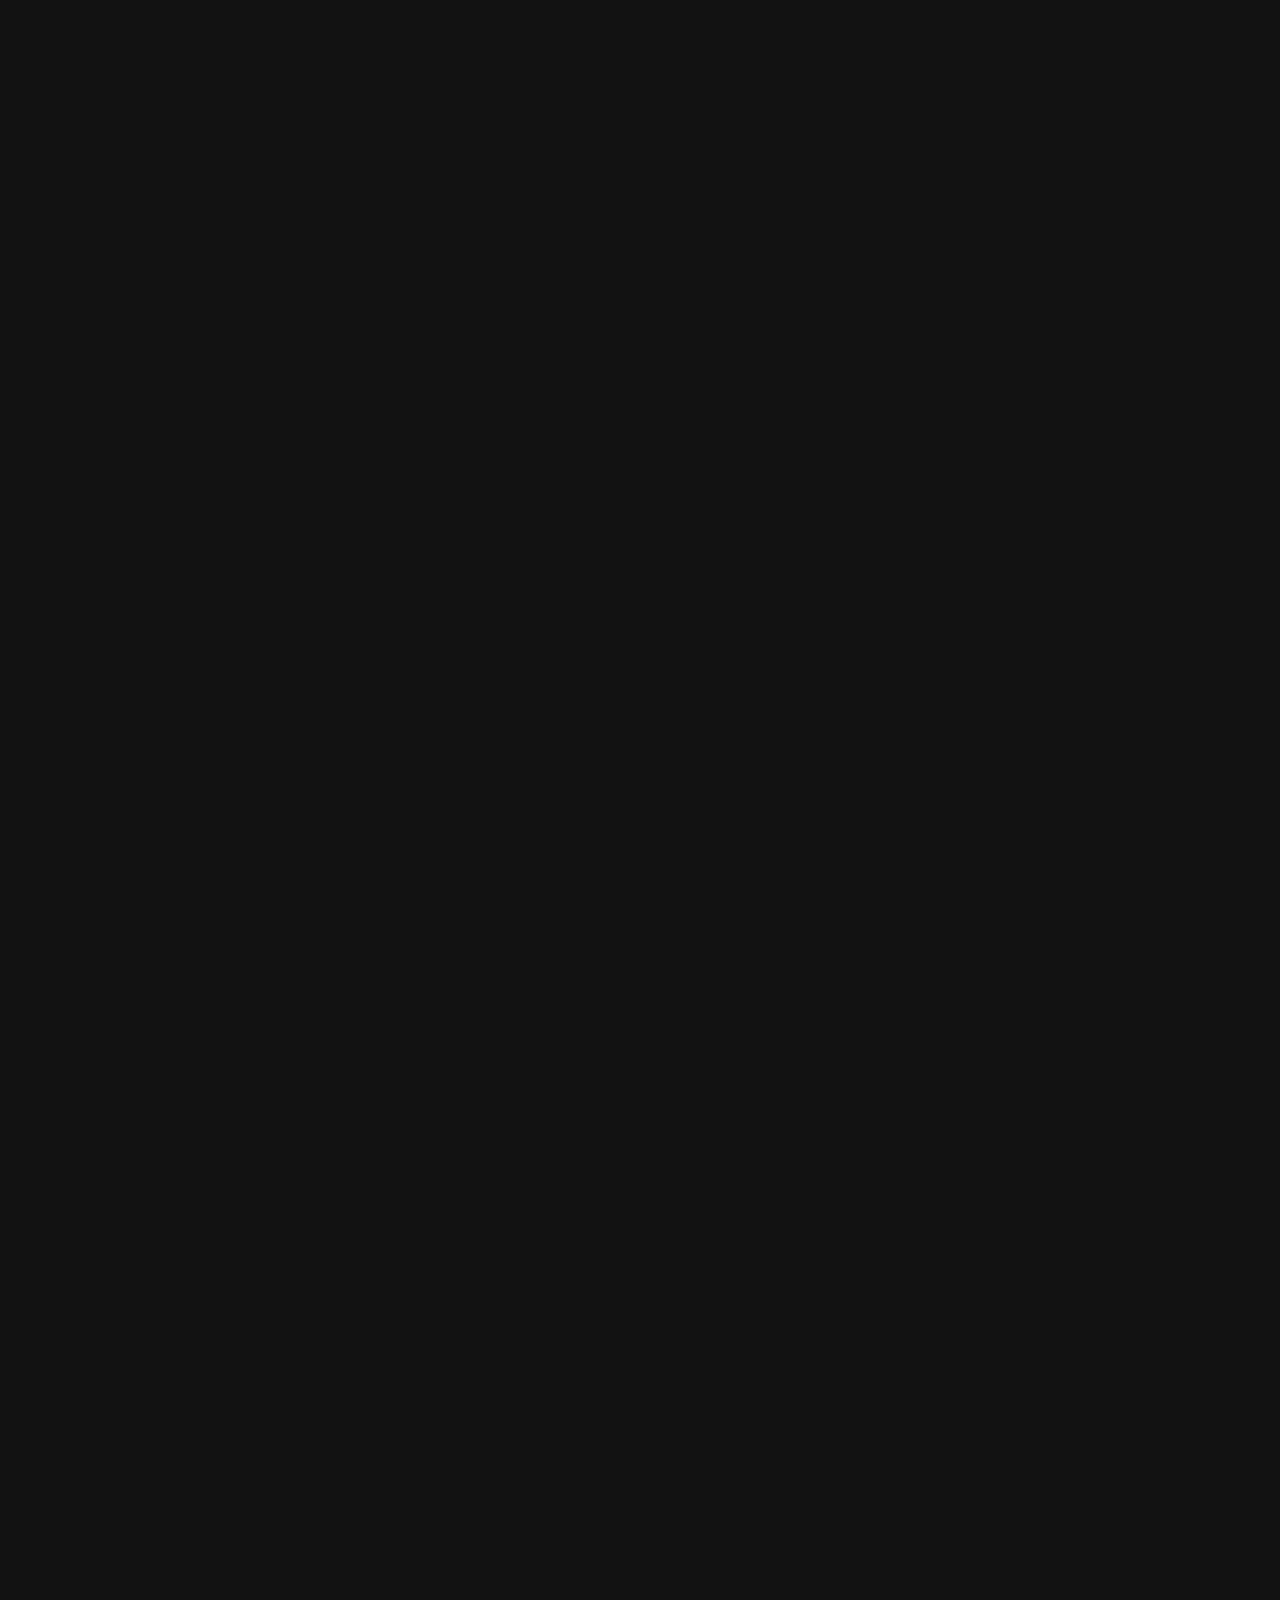
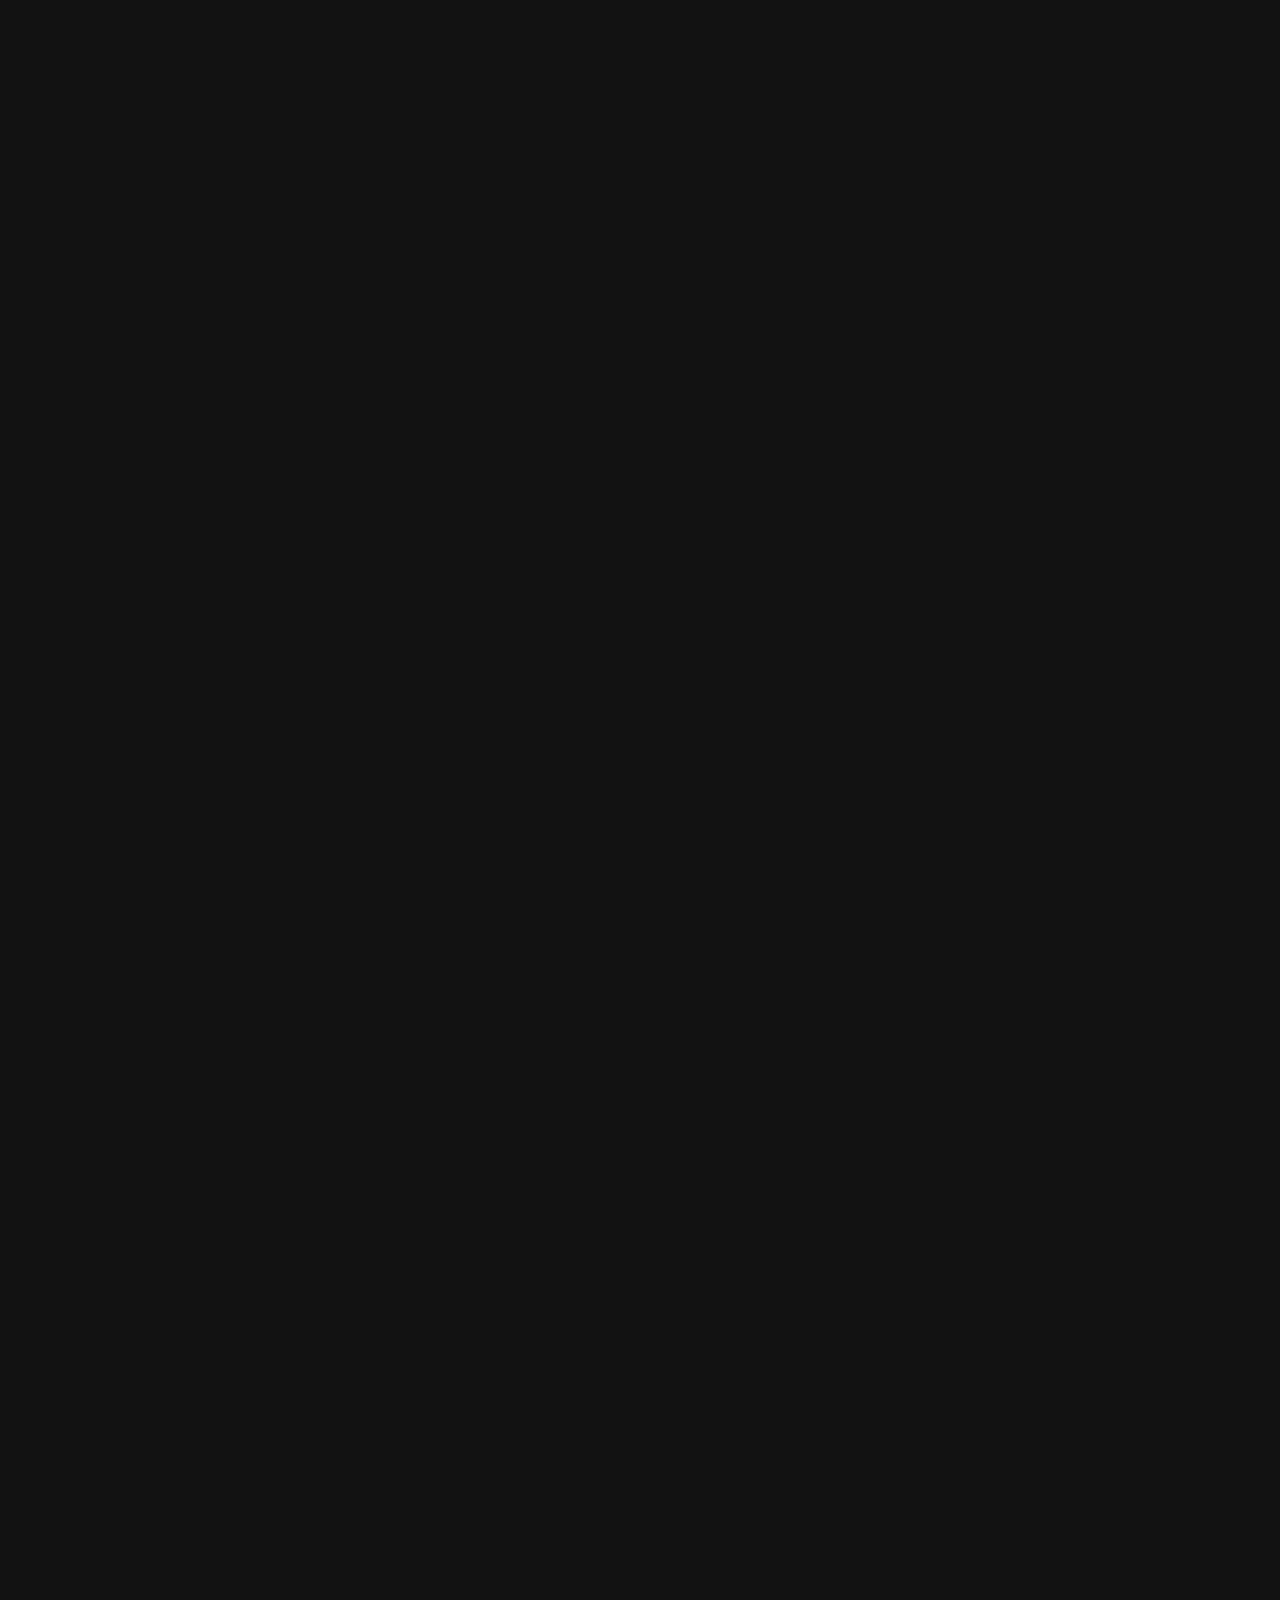
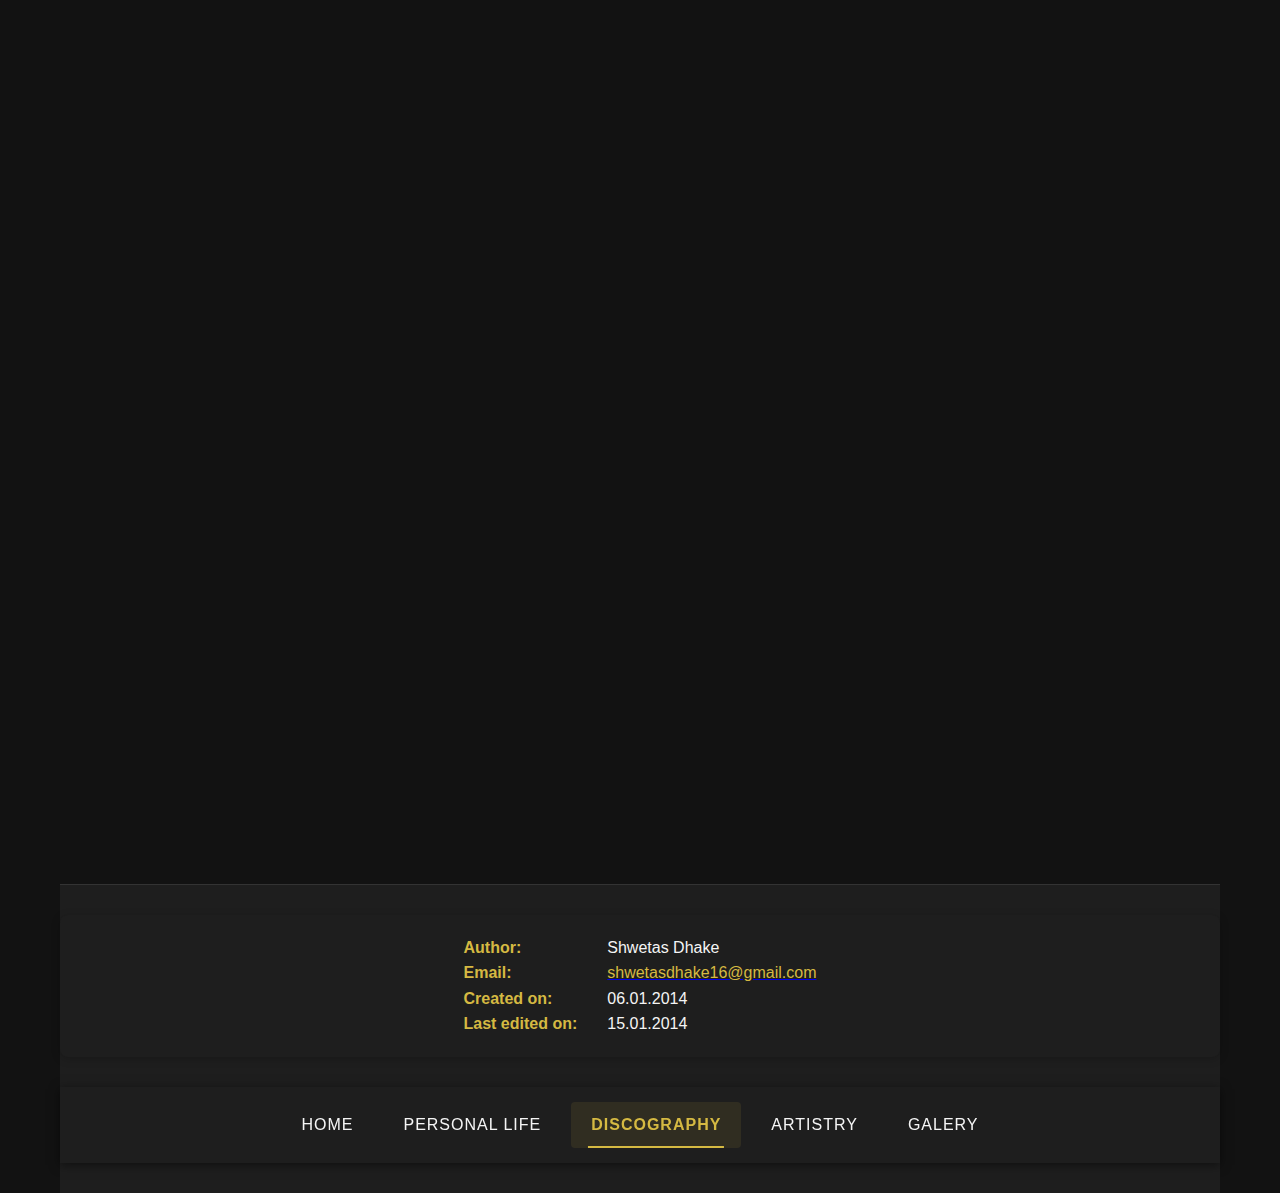
<file: pages/discography.html>
<!DOCTYPE html>
<html>
	<head>
		<meta charset="utf-8"/>
		<meta name="description" content="The Artistry of Eminem"/>
		<meta name="keywords" content="artistry, Eminem, Influences, Rapping, Alter Ego, Production, Artists"/>
		<meta name="author" content="Shwetas Dhake, shwetasdhake16@gmail.com"/>
		<meta http-equiv="X-UA-Compatible" content="IE=9">

		<title> Discograpgy </title>
		<link rel="stylesheet" type="text/css" href="../style.css">
		<link rel="icon" type="image/x-icon" href="../favicon.ico">
		<script type="text/javascript" src="../jquery-1.10.2.min.js"></script>
		<script type="text/javascript" src="../script.js"></script>
	</head>
	<body>
		<div id="container">
			<div id="top">
				<img id="banner" src="../logo.jpg"></img>
				<nav class="navigation">
					<a href="../index.html"> Home </a>
					<a href="personal.html"> Personal life </a>
					<a href="discography.html" class="selectedPage"> Discography </a>
					<a href="artistry.html"> Artistry </a>
					<a href="galery.html"> Galery </a>
				</nav>
			</div>
			
			<div id="middle">
				<article>
					<header> Albums </header>
					<p>
						<ol id="albums">
							<li>Infinite (1996)</li>
							<li>The Slim Shady LP (1999)</li>
							<li>The Marshall Mathers LP (2000)</li>
							<li>Devil's Night (with D12) (2001)</li>
							<li>The Eminem Show (2002)</li>
							<li>D12 World (with D12) (2004)</li>
							<li>Encore (2004)</li>
							<li>Relapse (2009)</li>
							<li>Recovery (2010)</li>
							<li>The Marshall Mathers LP 2 (2013)</li>
						</ol>
					</p>
				</article>
				<article class="album">
					<header> Infinite (1996) </header>
					<table>
						<tbody>
							<tr><td>No.</td> <td> Title</td> <td> Producer </td> <td>Length</td></tr>
							<tr data-source="../music/Infinite/infinite.mp3"><td>1. </td> <td>"Infinite"</td> <td>Mr. Porter</td> <td>4:04</td></tr>
							<tr data-source="../music/Infinite/wego.mp3"><td>2. </td> <td>"W.E.G.O." (Interlude)</td> <td>Mr. Porter</td> <td>0:26</td></tr>
							<tr data-source="../music/Infinite/itsokay.mp3"><td>3. </td> <td>"It's OK"</td> <td>Mr. Porter</td> <td>3:33</td></tr>
							<tr data-source="../music/Infinite/313.mp3"><td>4. </td> <td>"313"</td> <td>Mr. Porter</td> <td>4:14</td></tr>
							<tr data-source="../music/Infinite/tonite.mp3"><td>5. </td> <td>"Tonite" </td> <td>Mr. Porter</td> <td>3:46</td></tr>
							<tr data-source="../music/Infinite/maxine.mp3"><td>6. </td> <td>"Maxine" (featuring Mr. Porter & Three)</td> <td>Mr. Porter</td> <td>3:58</td></tr>
							<tr data-source="../music/Infinite/openmic.mp3"><td>7. </td> <td>"Open Mic" (featuring Thyme)</td> <td>Mr. Porter</td> <td>4:06</td></tr>
							<tr data-source="../music/Infinite/never2far.mp3"><td>8. </td> <td>"Never 2 Far" </td> <td>Mr. Porter</td> <td>3:41</td></tr>
							<tr data-source="../music/Infinite/searching.mp3"><td>9. </td> <td>"Searchin'" (featuring Eye-Kyu)</td> <td>Mr. Porter</td> <td>3:48</td></tr>
							<tr data-source="../music/Infinite/backstabber.mp3"><td>10. </td> <td>"Backstabber" </td> <td>Mr. Porter</td> <td>3:26</td></tr>
							<tr data-source="../music/Infinite/jealousywoes.mp3"><td>11.</td> <td>"Jealousy Woes II" </td> <td>Mr. Porter</td> <td>3:20</td></tr>
							</tbody>
					</table>

						<header class="aboutAlbum">About the album</header>
						<section class="additionalAlbumInfo">
							<p>
								Infinite is the solo debut album of American rapper Eminem, released August 10, 1996, through Web Entertainment. The album was recorded at the Bass Brothers' studio, known as the "Bassmint" and produced by Mr. Porter, Proof and Peter Schorn. It features vocals from fellow rappers Proof, Mr. Porter, Eye-Kyu, Three and Thyme. The album sold only about 1,000 copies, and received rare reviews, which were mixed, mainly criticizing the album's production but praising Eminem's lyrical ability. While Eminem's future albums would prove more successful, the rapper still gained some recognition for his debut effort.
							</p>
							<h1>Background and composition</h1>
							<p>
								Marshall "Eminem" Mathers was initially signed to FBT Productions in 1992, run by brothers Jeff and Mark Bass. Eminem also held a minimum-wage job of cooking and dish washing at the restaurant Gilbert's Lodge at St. Clair Shores for some time. In 1996, Eminem's debut album Infinite, which was recorded at the "Bassmint", a recording studio owned by the Bass Brothers, was released under their independent label Web Enteinment. Eminem was encouraged by others, who noted he sounded similar to rapper AZ. Mr. Porter produced the entire album, while Proof programmed the drums.
							</p>
							<p>
								Mathers purposely made Infinite's songs "radio-friendly" in hopes of getting on the air on Detroit radio stations. It features vocals from fellow rappers Proof, Mr. Porter, Eye-Kyu, Three and Thyme. Only around a thousand copies of the album were made. Subjects covered in Infinite included his struggles with raising his newborn daughter Hailie Jade Mathers while on limited funds and his strong desire to get rich. After the release of Infinite, Eminem's personal struggles and abuse of drugs and alcohol culminated in an unsuccessful suicide attempt. In 2009, Thisis50.com re-released it as a free download on their website to build anticipation for Eminem's highly anticipated comeback album Relapse.
							</p>
							<h1>Reception</h1>
							<p>
								Eminem recalls: "Obviously, I was young and influenced by other artists, and I got a lot of feedback saying that I sounded like AZ. Infinite was me trying to figure out how I wanted my rap style to be, how I wanted to sound on the mic and present myself. It was a growing stage. I felt like Infinite was like a demo that just got pressed up." Allmusic gave it an "Editor Score" of 2.5 out of 5 stars, without a review. Rob Kenner of Complex gave the album an unfavorable review, saying Eminem "has yet to develop his own distinctive style".
							</p>
					</section>
				</article>
				<article class="album">
					<header> The Slim Shady LP (1999) </header>
					<table>
						<tbody>
							<tr><td>No.</td> <td> Title</td> <td> Producer </td> <td>Length</td></tr>
							<tr data-source="../music/The slim shady LP/publicserviceannouncement.mp3"><td>1. </td> <td>"Public Service Announcement" (skit)</td> <td></td> <td>0:33</td></tr>
							<tr data-source="../music/The slim shady LP/mynameis.mp3"><td>2. </td> <td>"My Name Is" </td> <td>Dr. Dre </td> <td>4:28</td></tr>
							<tr data-source="../music/The slim shady LP/guiltyconscience.mp3"><td>3. </td> <td>"Guilty Conscience" (featuring Dr. Dre)</td> <td>Dr. Dre, Eminem</td> <td>3:19</td></tr>
							<tr data-source="../music/The slim shady LP/braindamage.mp3"><td>4. </td> <td>"Brain Damage"</td> <td>Bass Brothers, Eminem (co.)</td> <td>3:46</td></tr>
							<tr data-source="../music/The slim shady LP/paul.mp3"><td>5. </td> <td>"Paul" (skit) </td> <td></td> <td>0:15</td></tr>
							<tr data-source="../music/The slim shady LP/ifihad.mp3"><td>6. </td> <td>"If I Had"  </td> <td>Bass Brothers, Eminem (co.)</td> <td>4:05</td></tr>
							<tr data-source="../music/The slim shady LP/publicserviceannouncement.mp3"><td>7. </td> <td>"'97 Bonnie & Clyde"  </td> <td>Bass Brothers, Eminem (co.)</td> <td>5:16</td></tr>
							<tr data-source="../music/The slim shady LP/bitch.mp3"><td>8. </td> <td>"Bitch" (skit)</td> <td></td> <td>0:19</td></tr>
							<tr data-source="../music/The slim shady LP/rolemodel.mp3"><td>9. </td> <td>"Role Model" </td> <td>Dr. Dre, Mel-Man</td> <td>3:25</td></tr>
							<tr data-source="../music/The slim shady LP/lounge.mp3"><td>10. </td> <td>"Lounge" (skit)" </td> <td></td> <td>0:46</td></tr>
							<tr data-source="../music/The slim shady LP/myfault.mp3"><td>11.</td> <td>"My Fault" </td> <td>Bass Brothers, Eminem</td> <td>4:01</td></tr>
							<tr data-source="../music/The slim shady LP/kenkaniff.mp3"><td>12. </td> <td>"Ken Kaniff" (skit)"</td> <td></td> <td>1:16</td></tr>
							<tr data-source="../music/The slim shady LP/cumoneverybody.mp3"><td>13. </td> <td>"Cum On Everybody"  </td> <td>Bass Brothers, Eminem (co.)</td> <td>3:39</td></tr>
							<tr data-source="../music/The slim shady LP/rockbottom.mp3"><td>14. </td> <td>"Rock Bottom" </td> <td>Bass Brothers</td> <td>3:34</td></tr>
							<tr data-source="../music/The slim shady LP/justdontgiveafuck.mp3"><td>15. </td> <td>"Just Don't Give a Fuck"   </td> <td>Bass Brothers, Eminem (co.) </td> <td>4:02</td></tr>
							<tr data-source="../music/The slim shady LP/soap.mp3"><td>16. </td> <td>"Soap" (skit)"  </td> <td>Mathers, J. Bass, Ryan Montgomery</td> <td>0:34</td></tr>
							<tr data-source="../music/The slim shady LP/astheworldturns.mp3"><td>17. </td> <td>"As the World Turns"  </td> <td>Bass Brothers, Eminem (co.)</td> <td>4:25</td></tr>
							<tr data-source="../music/The slim shady LP/imshady.mp3"><td>18. </td> <td>"I'm Shady" </td> <td>Bass Brothers, Eminem (co.)</td> <td>3:31</td></tr>
							<tr data-source="../music/The slim shady LP/badmeetsevil.mp3"><td>19. </td> <td>"Bad Meets Evil" (featuring Royce da 5'9") </td> <td>Bass Brothers</td> <td>4:13</td></tr>
							<tr data-source="../music/The slim shady LP/stilldontgiveafuck.mp3"><td>20. </td> <td>"Still Don't Give a Fuck" </td> <td>Bass Brothers</td> <td>4:12</td></tr>
							</tbody>
					</table>

						<header  class="aboutAlbum">About the album</header>
						<section class="additionalAlbumInfo">
							<p>
								The Slim Shady LP is the second studio album and first major release from the American rapper Eminem. It was released on February 23, 1999, under Web Records and Dr. Dre's Aftermath Entertainment. Recorded in Ferndale, Michigan. following Eminem's recruitment by Dr. Dre and Jimmy Iovine, the album features production from Dr. Dre, the Bass Brothers, and Eminem himself. The majority of the record's lyrical content is written from the perspective of the rapper's alter ego Slim Shady, whom the rapper created on Slim Shady EP (1997). The lyrics are noted for their over-the-top depictions of violence and heavy use of profanity.
							</p>
							<p>
								The album was met with both critical and commercial success; critics praised Eminem for his unique lyrical style, and the record debuted at number two on the US Billboard 200 chart behind TLC's FanMail with 283,000 copies sold in its opening week. The first official single, "My Name Is", peaked at number 36 on the Billboard Hot 100. The Slim Shady LP went on to be certified quadruple-platinum by the Recording Industry Association of America (RIAA). The record won a Grammy Award for Best Rap Album, and in 2003, the album was ranked number 273 on Rolling Stone magazine's list of the 500 greatest albums of all time.
							</p>
							<p>
								The Slim Shady LP turned Eminem from an unknown rapper into a high-profile celebrity. Interscope Records awarded him with his own record label, Shady Records, and he embarked on an extensive touring schedule to promote the album. In the summer of 1999, the rapper frequently performed on the Vans Warped Tour and in hip-hop clubs. He also became a highly controversial figure due to his lyrical content, which some perceived to be misogynistic and a negative influence on American youth. The rapper was also sued multiple times following the release of the album for reasons including slander and unauthorized sampling.
							</p>
							<h1>Background</h1>
							<p>
								Eminem, born Marshall Bruce Mathers III, began rapping at age fourteen. In 1995, his debut album Infinite, which was recorded at the Bassmint, a recording studio owned by the Bass Brothers, was released under their independent label Web Entertainment. Infinite achieved little commercial success and was largely ignored by Detroit radio stations. The disappointment from this experience greatly influenced his lyrical style: "After that record, every rhyme I wrote got angrier and angrier. A lot of it was because of the feedback I got. Motherfuckers was like, 'You're a white boy, what the fuck are you rapping for? Why don't you go into rock & roll?' All that type of shit started pissing me off."[2] After the release of Infinite, Eminem's personal struggles and abuse of drugs and alcohol culminated in an unsuccessful suicide attempt.
							</p>
							<p>
								The disappointment of Infinite inspired Eminem to create the alter ego Slim Shady: "Boom, the name hit me, and right away I thought of all these words to rhyme with it". Slim Shady served as Eminem's vent for his frustrations, and in the spring of 1997, he recorded the eight-song extended play Slim Shady EP. During this time, Eminem and his girlfriend Kim Scott lived in a high-crime neighborhood with their newborn daughter Hailie, where their house was burglarized numerous times. After being evicted from his home, Eminem traveled to Los Angeles to participate in the Rap Olympics, an annual nationwide rap battle competition. He placed second, and the staff at Interscope Records who attended the Rap Olympics sent a copy of Slim Shady EP to company CEO Jimmy Iovine. Iovine played the tape for record producer Dr. Dre, founder of Aftermath Entertainment. Dr. Dre recalled, "In my entire career in the music industry, I have never found anything from a demo tape or a CD. When Jimmy played this, I said, 'Find him. Now.'" Eminem and Dr. Dre subsequently began work on his major label debut album.
							</p>
							<h1>Recording</h1>
							<p>
								The Slim Shady LP was recorded at Studio 8 at 430 8 Mile Road in Ferndale, Michigan. Eminem, who had idolized Dr. Dre since listening to his group N.W.A as a teenager, was nervous to work with him on the album: "I didn't want to be starstruck or kiss his ass too much ... I'm just a little white boy from Detroit. I had never seen stars, let alone Dr. Dre." However, Eminem became more comfortable working with Dr. Dre after a series of highly productive recording sessions. The recording process generally began with Dr. Dre creating a beat and Eminem using the tracks as a template for his freestyle raps; "Every beat he would make, I had a rhyme for", Eminem recalled. Much of the album was recorded when Eminem was under the influence of ecstasy; Dr. Dre described the experience by saying "We get in there, get bugged out, stay in the studio for fuckin' two days. Then you're dead for three days. Then you wake up, pop the tape in, like, 'Let me see what I've done.'" On the first day of recording, Eminem and Dr. Dre finished "My Name Is" in an hour. Three other songs, including "Role Model", were also recorded that day.
							</p>
							<p>
								"'97 Bonnie & Clyde", which was formerly featured on Slim Shady EP as "Just the Two of Us", was rerecorded for The Slim Shady LP to feature his daughter Hailie's vocals. Because the song focuses on disposing of his girlfriend's corpse, Eminem was uncomfortable with explaining the situation to Kim, and instead told her that he would be taking Hailie to Chuck E. Cheese's. He explained, "When she found out I used our daughter to write a song about killing her, she fucking blew. We had just got back together for a couple of weeks. Then I played her the song, and she bugged the fuck out." The song "Guilty Conscience" contains a humorous reference to an occasion in which Dr. Dre assaulted rapper Dee Barnes. Having only known Dr. Dre for a few days, Eminem was anxious about how he would react to such a line, and to his relief, Dr. Dre "fell out of his chair laughing" upon hearing the lyric. "Ken Kaniff", a skit involving a prank call to Eminem, featured fellow Detroit rapper Aristotle. After a falling out between the two in the wake of Eminem's breakthrough success, Eminem instead played Ken Kaniff on skits on future albums.
							</p>
							<h1>Lyrics</h1>
							<p>
								Many of the songs from The Slim Shady LP are written from the perspective of Eminem's alter ego, Slim Shady, and contain cartoonish and over-the-top depictions of violence, which he refers to as "made-up tales of trailer-park stuff" The rapper explained that this subject matter is intended for entertainment value, likening his music to the horror film genre: "Why can't people see that records can be like movies? The only difference between some of my raps and movies is that they aren't on a screen." Some of the lyrics have also been considered to be misogynistic by critics and commentators. Eminem acknowledged the accusations, and clarified, "I have a fairly salty relationship with women ... But most of the time, when I'm saying shit about women, when I'm saying 'bitches' and 'hoes', its so ridiculous that I'm taking the stereotypical rapper to the extreme. I don't hate women in general. They just make me mad sometimes.'" Despite the record's explicit nature, Eminem refused to say the word "nigga" on the album, with the rapper noting, "It's not in my vocabulary." The Slim Shady LP begins with a "Public Service Announcement" introduction performed by producer Jeff Bass of the Bass Brothers, and serves as a sarcastic disclaimer discussing the album's explicit lyrical content. Later in the album, a skit entitled "Paul" features a phone call from Paul Rosenberg to Eminem telling him to "tone down" his lyrics.
							</p>
							<p>
								"Guilty Conscience" is a concept song featuring Dr. Dre. The song focuses on a series of characters who are faced with various situations, while Dr. Dre and Eminem serve as the "angel" and "devil" sides of the characters' conscience, respectively. The song draws inspiration from a scene in the 1978 comedy film National Lampoon's Animal House, in which a man takes advice from an angel and devil on his shoulder while considering raping an unconscious girl at a party. In the film, he ends up deciding not to go through with the rape, but in "Guilty Conscience", the outcome is unclear.[10] On "My Fault", Eminem tells the story of a girl who overdoses on psychedelic mushrooms at a rave. "'97 Bonnie & Clyde" features Eminem convincing his infant daughter to assist him in disposing of his wife's corpse. It is an epilogue to the song "Kim", although "'97 Bonnie & Clyde" was released first. Eminem wrote the song at a time in which he felt that his girlfriend was keeping him from seeing his daughter. Stephen Thomas Erlewine of Allmusic explained that "There have been more violent songs in rap, but few more disturbing, and it's not because of what it describes, it's how he describes it -- how the perfectly modulated phrasing enhances the horror and black humor of his words." On the song "Brain Damage", Eminem discusses his childhood experiences with bullies at school.
							</p>
							<p>
								Although many of the lyrics on the album are intended to be humorous, several songs depict Eminem's frustrations with living in poverty. When discussing The Slim Shady LP, Anthony Bozza of Rolling Stone described Eminem as "probably the only MC in 1999 who boasts low self-esteem. His rhymes are jaw-droppingly perverse, bespeaking a minimum-wage life devoid of hope, flushed with rage and weaned on sci-fi and slasher flicks. Eminem was inspired to write "Rock Bottom" after being fired from his cooking job at a restaurant days before his daughter's birthday The song bemoans human dependency on money, discussing its ability to brainwash an individual. He illustrates his struggles to provide for his daughter, describing himself as "discouraged, hungry, and malnourished." "If I Had" follows a similar theme, as he describes living on minimum wage and remarks that he is "tired of jobs starting off at $5.50 an hour". In the song, he expresses his irritation with fitting the "white trash" stereotype.
							</p>
							<h1>Production</h1>
							<p>
								The album's production was handled primarily by the Bass Brothers, Dr. Dre, and Eminem. The beats have been compared to West Coast hip hop and G-funk musical styles. Kyle Anderson of MTV wrote that "The beats are full of bass-heavy hallucinations and create huge, scary sandboxes that allow Em to play."[14] According to the staff at IGN, "'97 Bonnie & Clyde" is backed by the "lulling serenity of a super silky groove".[21] "Cum On Everybody" contains an upbeat dance rhythm, while "My Name Is", which is built around a piano sample from British musician Labi Siffre's "I Got The", features a prominent bassline and psychedelic-style keyboards. "I'm Shady" was originally written over a Sade track, but after hearing a sample of Curtis Mayfield's "Pusherman" in Ice-T's song "I'm Your Pusher", Eminem decided it would be more fitting to use "Pusherman".
							</p>
							<p>
								Eminem's vocal inflection on the record has been described as a "nasal whine"; Jon Pareles of The New York Times likened his "calmly sarcastic delivery" to "the early Beastie Boys turned cynical". Writing for the Chicago Tribune, columnist Greg Kot compared the rapper's vocals to "Pee-wee Herman with a nasal Midwestern accent". A skit entitled "Lounge" appears before "My Fault" featuring Eminem and the Bass Brothers imitating rat pack crooners. Jeff Bass came up with the line "I never meant to give you mushrooms" for the skit, which in turn inspired Eminem to write "My Fault".
							</p>
							<h1>Commercial response</h1>
							<p>
								In the album's first week of release, The Slim Shady LP sold 283,000 copies, debuting at number two on the Billboard 200 chart behind TLC's FanMail. The record remained on the Billboard 200 for 100 weeks.[29] It also reached number one on the R&B/Hip Hop Albums chart, staying on the chart for 92 weeks. On April 5, 1999, ten days after the album's release, The Slim Shady LP was certified platinum by the Recording Industry Association of America for sales of over one million copies. On November 15, 2000, the record was certified quadruple platinum by the RIAA.[30] "My Name Is", the album's lead single, peaked at number 36 on the Billboard Hot 100, remaining on the chart for ten weeks.[31] The single additionally peaked at number 18 on the magazine's R&B/Hip-Hop Songs chart, 29 on the Pop Songs chart, and 37 on the Alternative Songs chart. "Guilty Conscience" reached number 56 on the Billboard R&B/Hip-Hop Songs chart, while "Just Don't Give a Fuck" peaked at number 62 on the chart. By November, 2013, the album sold 5,437,000 copies in the United States.
							</p>
							<p>
								Outside of the United States, The Slim Shady LP reached number nine on the weekly Canadian Albums Chart and remained on the chart for twelve weeks. Additionally, the album was certified double platinum by the Canadian Recording Industry Association for shipments of over 200,000 units. The record was also certified double platinum in the United Kingdom, where it peaked at number ten on the UK Albums chart and remained on the chart for a total of 114 weeks. In Australia, the album peaked at number 49 on the ARIA Chart, and was eventually certified platinum in the country. The album was also certified gold in the Netherlands and New Zealand, where it peaked at the number 20 and 23 chart positions, respectively.
							</p>
							<h1>Critical reception</h1>
							<p>
								The album was met with generally positive reviews, with many critics focusing on Eminem's lyrical style. Stephen Thomas Erlewine of Allmusic gave the album five stars out of five, praising the rapper's "expansive vocabulary and vivid imagination", adding that "Years later, as the shock has faded, it's those lyrical skills and the subtle mastery of the music that still resonate, and they're what make The Slim Shady LP one of the great debuts in both hip-hop and modern pop music." David Browne of Entertainment Weekly described the album's "unapologetic outrageousness" as a reaction to the "soul positivity" of conscious hip hop, noting that "The Slim Shady LP marks the return of irreverent, wiseass attitude to the genre, heard throughout the album in its nonstop barrage of crudely funny rhymes ... Even pop fans deadened to graphic lyrics are likely to flinch." Soren Baker of the Los Angeles Times gave the album three and a half stars out of four and stated that "He isn't afraid to say anything; his lyrics are so clever that he makes murder sound as if it's a funny act he may indulge in simply to pass the time" but lamented the "sometimes flat production that takes away from the power of Eminem's verbal mayhem."
							</p>
							<p>
								Many reviewers commented on the album's lyrical content. Gilbert Rodman of Popular Communications states, "Eminem's music contains more than its fair share of misogynistic and homo-phobic lyrics, but simply to reduce it to these (as many critics do) doesn't help to explain Eminem. It merely invokes a platitude or a sound bite to explain him away." Rob Sheffield of Rolling Stone enjoyed the record's comedic nature, writing "Simply put: Eminem will crack you up", but also felt that the misogynistic lyrics grow tiresome, noting that "the wife-killing jokes of "97 Bonnie and Clyde' aren't any funnier than Garth Brooks', and 'My Fault' belongs on some sorry-ass Bloodhound Gang record." Nathan Rabin of The A.V. Club felt that although the album is "sophomoric and uninspired" at times, Eminem's "surreal, ultraviolent, trailer-trash/post-gangsta-rap extremism is at least a breath of fresh air in a rap world that's despairingly low on new ideas." Mike Rubin of Spin noted that "his scenarios are so far-fetched the songs almost never sound as ugly as they actually are." Chris Dafoe of The Globe and Mail opined that "Abused by fellow students and teachers, cheated on by his girlfriend, despised by society, Shady goes over the top now and then - or rather way over the top - but Dre's lean production, full of strange voice and comic interjections, hold things together."
							</p>
							<h1>Accolades</h1>
							<p>
								Rolling Stone ranked The Slim Shady LP number 273 on the magazine's list of "The 500 Greatest Albums of All Time" and 33 on its list of the "100 Best Albums of the '90s".[55][56] At the 42nd Grammy Awards in 1999, the record won Best Rap Album, while "My Name Is" won Best Rap Solo Performance. "Ken Kaniff" was listed as number 15 on Complex's "50 Greatest Hip-Hop Skits" list, while the "Public Service Announcement" introduction to the album, along with the "Public Service Announcement 2000" introduction from The Marshall Mathers LP, was listed as number 50 on the list. It also won Outstanding National Album at the 2000 Detroit Music Awards.
							</p>
							<h1>Aftermath</h1>
							<p>
								After the success of The Slim Shady LP, Eminem went from an unknown rapper to a high-profile celebrity. Interscope Records awarded him with his own record label, Shady Records; the first artist Eminem signed was rapper Proof.[60] Eminem, who had previously struggled to provide for his daughter, noted a drastic change in his lifestyle: "This last Christmas, there were so many fucking presents under the tree ... My daughter wasn't born with a silver spoon in her mouth. But she's got one now. I can't stop myself from spoiling her."
							</p>
							<p>
								To promote The Slim Shady LP, Eminem embarked on an extensive tour schedule. He joined the Vans Warped Tour as a last-minute replacement for Cypress Hill, a schedule that included 31 North American dates from June 25 to July 31, beginning in San Antonio and ending in Miami. He often played a show in the afternoon on the Warped Tour, and then drove to another location to perform at a hip hop club at night. During a performance in Hartford, Connecticut near the end of the Warped Tour, Eminem slipped on a puddle of liquid and fell ten feet down off the stage, cracking several ribs. He recalled that the stress of his newfound fame led him to drink excessively, and reflected, "I knew I had to slow it down. The fall was like a reminder." However, after receiving medical attention, he was well enough to travel to New York the following day for a performance on Total Request Live.
							</p>
							<p>
								Eminem also became a highly controversial figure due to his lyrical content. He was labeled as "misogynist, a nihilist and an advocate of domestic violence", and in an editorial by Billboard editor in chief Timothy White, the writer accused Eminem of "making money by exploiting the world's misery." During a radio appearance in San Francisco, Eminem reportedly angered local DJ Sista Tamu due to a freestyle about "slapping a pregnant bitch" to the extent that she broke a copy of The Slim Shady LP on-air. The rapper defended himself by saying, "My album isn't for younger kids to hear. It has an advisory sticker, and you must be eighteen to get it. That doesn't mean younger kids won't get it, but I'm not responsible for every kid out there. I'm not a role model, and I don't claim to be."
							</p>
							<h1>Lawsuits</h1>
							<p>
								On September 17, 1999, Eminem's mother, Deborah Nelson, filed a $10 million lawsuit against him for slander based on his claim that she uses drugs in the line "I just found out my mom does more dope than I do" from "My Name Is". After a two-year long trial, she was awarded $25,000, of which she received $1,600 after legal fees. Eminem was not surprised that his mother had filed the lawsuit against him, referring to her as a "lawsuit queen", and alleging that "That's how she makes money. When I was five, she had a job on the cash register at a store that sold chips and soda. Other than that, I don't remember her working a day in her life." She later filed another lawsuit against him for emotional damages suffered during the first trial, which was later dismissed.
							</p>
							<p>
								In December 2001, DeAngelo Bailey, a janitor living in Roseville, Michigan who was made the subject of the song "Brain Damage" in which he is portrayed as a school bully, filed a $1 million lawsuit against Eminem for slander and invasion of privacy. Bailey's attorney stated "Eminem is a Caucasian male who faced criticism within the music industry that he had not suffered through difficult circumstances growing up and he was therefore a 'pretender' in the industry ... Eminem used Bailey, his African-American childhood schoolmate, as a pawn in his effort to stem the tide of criticism." In 1982, Eminem's mother unsuccessfully sued the Roseville school district for not protecting her son, as she claimed that attacks from bullies caused him headaches, nausea, and antisocial behavior. Additionally, Bailey had previously admitted to bullying Eminem in the April 1999 issue of Rolling Stone. The lawsuit was later dismissed by a judge, who, in her explanation, wrote a humorous rap verse: "Bailey thinks he's entitled to some monetary gain/Because Eminem used his name in vain."
							</p>	
							<p>
								In September 2003, 70-year-old widow Harlene Stein filed suit against Eminem and Dr. Dre on the grounds that "Guilty Conscience" contains an unauthorized sample of "Pigs Go Home" composed for the film Getting Straight by her husband, Ronald Stein, who died in 1988. Although the album's liner notes state that the song contains an "interpolation" of "Pigs Go Home", Stein is not credited as a composer and his wife was not paid royalties for use of the song. The lawsuit requested for 5 percent of the retail list price of 90 percent of the all copies of the record sold in America, and 2.5 percent of the retail price of 90 percent of the copies of the album sold internationally.
							</p>
						</section>

				</article>
				<article class="album">
					<header> The Marshall Mathers LP (2000) </header>
					<table>
							<tbody>
								<tr><td>No.</td> <td> Title</td> <td> Producer </td> <td>Length</td></tr>
								<tr data-source="../music/The Marshall Mathers LP/publicserviceanouncement2000.mp3"><td>1.</td>  <td>"Public Service Announcement 2000"  </td>  <td></td>  <td>0:25</td></tr>
								<tr data-source="../music/The Marshall Mathers LP/killyou.mp3"><td>2.</td>  <td>"Kill You" </td>  <td>Dr. Dre, Mel-Man</td>  <td>4:24</td></tr>
								<tr data-source="../music/The Marshall Mathers LP/stan.mp3"><td>3.</td>  <td>"Stan" (featuring Dido)</td>  <td>The 45 King, Eminem (co.)</td>  <td>4:24</td></tr>
								<tr data-source="../music/The Marshall Mathers LP/paul.mp3"><td>4.</td>  <td>"Paul" (skit)</td>  <td></td>  <td>6:44</td></tr>
								<tr data-source="../music/The Marshall Mathers LP/whoknew.mp3"><td>5.</td>  <td>"Who Knew"  </td>  <td>Dr. Dre, Mel-Man</td>  <td>0:10</td></tr>
								<tr data-source="../music/The Marshall Mathers LP/steveberman.mp3"><td>6.</td>  <td>"Steve Berman" (skit)</td>  <td></td>  <td>3:47</td></tr>
								<tr data-source="../music/The Marshall Mathers LP/thewayiam.mp3"><td>7.</td>  <td>"The Way I Am" </td>  <td>Eminem</td>  <td>0:53</td></tr>
								<tr data-source="../music/The Marshall Mathers LP/therealslimshady.mp3"><td>8.</td>  <td>"The Real Slim Shady"  </td>  <td>Dr. Dre, Mel-Man</td>  <td>4:50</td></tr>
								<tr data-source="../music/The Marshall Mathers LP/rememberme.mp3"><td>9.</td>  <td>"Remember Me?" (feat RBX and Sticky Fingaz)</td>  <td>Dr. Dre, Mel-Man</td>  <td>4:44</td></tr>
								<tr data-source="../music/The Marshall Mathers LP/imback.mp3"><td>10.</td>  <td>"I'm Back"</td>  <td>Dr. Dre, Mel-Man</td>  <td>3:38</td></tr>
								<tr data-source="../music/The Marshall Mathers LP/marshallmathers.mp3"><td>11.</td>  <td>"Marshall Mathers"</td>  <td>Bass Brothers, Eminem</td>  <td>5:10</td></tr>
								<tr data-source="../music/The Marshall Mathers LP/kenkaniff.mp3"><td>12.</td>  <td>"Ken Kaniff" (skit)</td>  <td></td>  <td>1:01</td></tr>
								<tr data-source="../music/The Marshall Mathers LP/drugballad.mp3"><td>13.</td>  <td>"Drug Ballad" (feat Dina Rae)</td>  <td>Bass Brothers, Eminem</td>  <td>5:20</td></tr>
								<tr data-source="../music/The Marshall Mathers LP/amityville.mp3"><td>14.</td>  <td>"Amityville" (feat Bizarre)</td>  <td>Bass Brothers, Eminem</td>  <td>1:01</td></tr>
								<tr data-source="../music/The Marshall Mathers LP/bitchplease2.mp3"><td>15.</td>  <td>"Bitch Please II"</td>  <td>Dr. Dre, Mel-Man</td>  <td>5:00</td></tr>
								<tr data-source="../music/The Marshall Mathers LP/kim.mp3"><td>16.</td>  <td>"Kim" </td>  <td>Bass Brothers, Eminem</td>  <td>4:14</td></tr>
								<tr data-source="../music/The Marshall Mathers LP/undertheinfluence.mp3"><td>17.</td>  <td>"Under the Influence" (feat D12)</td>  <td>Bass Brothers, Eminem</td>  <td>4:48</td></tr>
								<tr data-source="../music/The Marshall Mathers LP/criminal.mp3"><td>18.</td>  <td>"Criminal"  </td>  <td>Bass Brothers, Eminem</td>  <td>6:17</td></tr>
								<tr data-source="../music/The Marshall Mathers LP/thekids.mp3"><td>19.</td>  <td>"The Kids" (bonus track)</td>  <td>Bass Brothers, Eminem</td>  <td>5:21</td></tr>
							</tbody>
						</table>

						<header class="aboutAlbum">About the album</header>
						<section class="additionalAlbumInfo">
							<p>
								The Marshall Mathers LP is the third studio album by American rapper Eminem. It was released on May 23, 2000, by Interscope Records in the United States, and on September 11, 2000, by Polydor Records in the United Kingdom. The album was produced mostly by Dr. Dre and Eminem, along with The 45 King, Bass Brothers, and Mel-Man.
								The album sold more than 1.76 million copies in the US in the first week alone, becoming the fastest-selling studio album by any solo artist in American music history. In 2001, the album won the Grammy Award for Best Rap Album and was nominated for Album of the Year. The album was certified diamond by the Recording Industry Association of America in 2011 for shipping 10 million copies in the United States. Since its release in 2000, the album sold 10,766,000 copies in the United States and more than 21 million copies worldwide.
							</p>
							<p>
								The Marshall Mathers LP has been ranked as one of the greatest hip hop albums of all time by Rolling Stone, Time, and XXL] Rolling Stone placed the album at number 7 on its list of the best albums of the 2000s. The album was ranked number 244 by Rolling Stone on their list of The 500 Greatest Albums of All Time. In 2010, Rhapsody ranked it number 1 on their "The 10 Best Albums by White Rappers" list.
								A sequel to the album titled The Marshall Mathers LP 2 was announced during the 2013 MTV Video Music Awards and was released on November 5, 2013.
							</p>
							<h1>Background</h1>
							<p>
								Inspired by the disappointment of his debut album, Infinite (1996), Eminem created the alter ego Slim Shady, whom he introduced on Slim Shady EP (1997).[18] After placing second in the annual Rap Olympics, Eminem was noticed by the staff at Interscope Records and eventually CEO Jimmy Iovine, who played Slim Shady EP for rapper Dr. Dre.[18] Eminem and Dr. Dre then recorded The Slim Shady LP (1999), which was noted for its over-the-top lyrical depictions of drugs and violence. The Slim Shady LP became a commercial and critical success, debuting at number two on the Billboard 200 chart and selling 283,000 copies in its first week. At the 41st Grammy Awards in 1999, the record won Best Rap Album, while the album's lead single "My Name Is" won Best Rap Solo Performance.
							</p>
							<p>
								The Slim Shady LP turned Eminem from an unknown rapper to a high-profile celebrity. The rapper, who had previously struggled to provide for his daughter Hailie, noted a drastic change in his lifestyle. He married his girlfriend Kimberly Scott, the mother of his daughter, in June 1999, despite the fact that the song "'97 Bonnie & Clyde" from The Slim Shady LP contains references to killing her. The rapper became uncomfortable with the level of fame he had achieved, and reflected, "I don't trust nobody now because everybody I meet is meeting me as Eminem...I don't know if they are hanging with me 'cause they like me or because I'm a celebrity or because they think they can get something from me." Eminem also became a highly controversial figure due to his lyrical content. He was labeled as "misogynist, a nihilist and an advocate of domestic violence", and in an editorial, Billboard editor in chief Timothy White accused Eminem of "making money by exploiting the world's misery".
							</p>
							<h1>Recording</h1>
							<p>
								The Marshall Mathers LP was recorded in a two-month-long "creative binge", which often involved 20-hour-long studio sessions. Eminem hoped to keep publicity down during the recording in order to stay focused on working and figuring out how to "map out" each song. He described himself as a "studio rat" who benefited creatively from the isolated environment of the studio. Much of the album was written spontaneously in the studio; Dr. Dre noted, "We don't wake up at two in the morning, call each other, and say, 'I have an idea. We gotta get to the studio.' We just wait and see what happens when we get there." Eminem observed that much of his favorite material on the album evolved from "fucking around" in the studio; "Marshall Mathers" developed from the rapper watching Jeff Bass casually strumming a guitar, while "Criminal" was based on a piano riff Eminem overheard Bass playing in studio next door. "Kill You" was written when Eminem heard the track playing in the background while talking to Dr. Dre on the phone and developed an interest in using it for a song. He then wrote the lyrics at home and met up with Dr. Dre and the two recorded the song together.
							</p>
							<p>
								The song "Stan" was produced by The 45 King. Eminem's manager, Paul Rosenberg, sent Eminem a tape of the producer's beats, and the second track featured a sample of English singer-songwriter Dido's "Thank You". Upon hearing the song's lyrics, Eminem felt they described an obsessed fan, which became the inspiration for the song. The writing process for "Stan" differed greatly from Eminem's usual strategy, in which song concepts form during the writing: "'Stan' was one of the few songs that I actually sat down and had everything mapped out for. I knew what it was going to be about." Dido later heard "Stan" and enjoyed it, and observed, "I got this letter out of the blue one day. It said, 'We like your album, we've used this track. Hope you don't mind, and hope you like it.' When they sent ['Stan'] to me and I played it in my hotel room, I was like, 'Wow! This track's amazing.'"
							</p>
							<p>
								The record label speculated that Eminem would be the first artist to sell one million copies in an album's first week of release. These expectations placed a large burden on Eminem, who recalled, "I was scared to death. I wanted to be successful, but before anything, I want respect." After the album was finished, the record label felt that there were no songs that had potential to be a lead single. Feeling pressured, Eminem returned to the studio and wrote "The Way I Am" as his way of saying, "Look, this is the best I can do. I can't give you another 'My Name Is.' I can't just sit in there and make that magic happen." However, after the song was added to the album, Eminem felt the urge to write another song, and gave a hook to Dr. Dre for him to create a beat, and went home to write new lyrics; the song eventually became "The Real Slim Shady". The song also discusses Eminem killing Dr. Dre. The producer reflected, "It was funny to me. As long as it's hot, let's roll with it ... in my opinion, the crazier it is the better. Let's have fun with it and excite people."
							</p>
							<h1>Lyrical content</h1>
							<p>
								The Marshall Mathers LP contains more autobiographical themes in comparison to The Slim Shady LP. Much of the album is spent addressing his rise to fame and attacking those who criticized his previous album. Other themes include his relationship with his family, most notably his mother and Kim Mathers, his former wife. The Marshall Mathers LP was released in both clean and explicit versions. However, some lyrics of the album are censored even on its explicit version. Some songs are censored because of events surrounding the album's release, mostly the Columbine High School Massacre. Unlike Eminem's debut, The Slim Shady LP, The Marshall Mathers LP is more introspective in its lyrics and uses less of the Slim Shady persona. Its lyrical style has been described as horrorcore with Stephen Thomas Erlewine writing that the album's lyrics "[blur] the distinction between reality and fiction, humor and horror, satire and documentary".
							</p>
							<p>
								Most songs cover Eminem's childhood struggles and family issues, involving his mother ("Kill You"), the relationship struggles with his wife ("Kim"), his struggles with his superstardom and expectations ("Stan", "I'm Back", & "Marshall Mathers"),[31] his return and effect on the music industry ("Remember Me?", "Bitch Please II"), his drug use ("Drug Ballad"), his effect on the American youth and society ("The Way I Am", "Who Knew"), and reactionary barbs to critical response of his vulgarity and dark themes ("Criminal"). Despite the large amount of controversy regarding the lyrics, the lyrics on the album were overwhelmingly well received among critics and the hip hop community, many praising Eminem's verbal energy and dense rhyme patterns.
								The album contains various lyric samples and references. It features a number of lines mimicking songs from Eric B. & Rakim's album Paid in Full. The chorus to "The Way I Am" resembles lines from the song "As the Rhyme Goes On", and the first two lines from the third verse of "I'm Back" are based on lines from "My Melody". Two lines in "Marshall Mathers" parody the song "Summer Girls" by LFO. Bitch Please II is the only composition that Eminem and Snoop Dogg did together.
							</p>
							<p>
								The record also contains lyrics that have been considered to be homophobic. The song "Criminal" features the line "My words are like a dagger with a jagged edge/That'll stab you in the head whether you're a fag or les...Hate fags?/The answer's yes."[36] The Gay & Lesbian Alliance Against Defamation (GLAAD) condemned his lyrics and criticized the album for "encourag[ing] violence against gay men and lesbians". However, writing for the LGBT interest magazine The Advocate, editor Dave White writes, "If he has gay-bashed you or me, then it logically follows that he has also raped his own mother, killed his wife, and murdered his producer, Dr. Dre. If he's to be taken literally, then so is Britney Spears' invitation to 'hit me baby, one more time'." Eminem noted that he began using the word "faggot" more frequently when "people got all up in arms about it...to piss them off worse" but added that "I think its hard for some people to understand that for me the word 'faggot' has nothing to do with sexual preference. I meant something more like assholes or dickheads."
							</p>
							<h1>Clean version</h1>
							<p>
								In his book Edited Clean Version: Technology and the Culture of Control, author Raiford Guins writes that the clean version of The Marshall Mathers LP "resembles a cross between a cell phone chat with terrible reception...and a noted hip-hop lyricist suffering from an incurable case of hiccups." This version of the album often either omits words completely or obscures them with added sound effects. The clean version of the album did not censor all profanity. Words like "ass," "bitch," "goddamn," "shit" and "nigga" were uncensored. However, on the track "The Real Slim Shady", the words "bitch" and "shit" were censored out, as they used the clean version released for radio. References to violence and weapons were also significantly altered, and the song "Kill You" and "Drug Ballad" are written as "**** You" and "Ballad" on the back cover of the album. The song "Kim" is removed completely and replaced by the South Park-themed "The Kids". "The Kids" was also featured on limited edition copies of the uncensored album.
							</p>
							<p>
								Significant edits were made to aggressive and violent lyrics that were aimed at police, prostitutes, women, homosexuals, and schools. In response to the attack that had occurred recently at Columbine High School, names of guns and sounds of them firing were censored. Explicit drug content was also removed.
								Some songs have words censored even on the explicit version; "I'm Back" censors "I take seven [kids] from [Columbine]", "Marshall Mathers" censors "It doesn't matter [your attorney Fred Gibson's a] faggot", and "Kim" censors "There's a [four] year old little [boy] laying dead with a slit throat". The former line was since repeated without censorship in the 2013 song Rap God.
								The intro track "Public Service Announcement 2000" is replaced with two seconds of silence on the clean version of the album.
							</p>
							<h1>Production</h1>
							<p>
								Much of the first half of the album was produced by Dr. Dre and Mel-Man, who employed their typical sparse, stripped-down beats, to put more focus on Eminem's vocals. Bass Brothers and Eminem produced most of the second half, which ranges from the laid-back guitars of "Marshall Mathers" to the atmosphere of "Amityville". The only outside producer on the album was The 45 King, who sampled a verse from Dido's song "Thank You" for "Stan", while adding a slow bass line.
							</p>
							<h1>Singles</h1>
							<p>
								"The Real Slim Shady" was the first single released from The Marshall Mathers LP. The song was a hit, becoming Eminem's first chart topper in some countries, and garnering much attention for insulting various celebrities. The chorus is: "I'm Slim Shady, yes I'm the real Shady/All you other Slim Shadys are just imitating/So won't the real Slim Shady please stand up, please stand up, please stand up?" which is Eminem's most noted lines and has been parodied in popular media.
							</p>
							<p>
								"The Way I Am" was released as the second single from The Marshall Mathers LP. "The Way I Am" features a much darker sound and much deeper subject matter than "The Real Slim Shady". It features the first beat Eminem produced on his own, featuring an ominous bassline, a piano loop, and chimes. In the song, Eminem lashes out at people he feels are putting too much pressure on him, including overzealous fans and record executives expecting him to top the success of his hit single "My Name Is". He also shares thoughts on the Columbine school shooting. Marilyn Manson is mentioned in the song in the lines: "When a dude's getting bullied and shoots up his school/And they blame it on Marilyn/And the heroin/Where were the parents at?/And look where it's at/Middle America, now it's a tragedy/Now it's so sad to see/An upper-class city/having this happening." The video features Marilyn Manson with the word "WAR" scrawled on his stomach. The two later toured together performing the song at their own concerts, and often making appearances on stage even when not singing the song. During the chorus, Eminem questions his identity in the face of massive amounts of attention from millions of strangers. While his previous album, The Slim Shady LP, was somewhat more cartoonish than this album, and he rapped therein as a distinct character who goes by Slim Shady, his critics believed that Eminem, Marshall Mathers, and Slim Shady were identical. Similar to other musicians and artists who lost their identity in some fictional construct (David Bowie, Alice Cooper), Eminem expresses his doubts about who he has become. A Danny Lohner remix featuring Marilyn Manson was also recorded noticing how the original version used super dark lyrics and elements with the remix being even darker using some of Manson's industrial metal elements from his music and Manson's "oh"'s in the song and his screamed vocals were sampled in his 1996 hit, "The Beautiful People". The remix is available on the deluxe edition bonus disc on the album.
							</p>
							<p>
								"Stan" was the third single released from The Marshall Mathers LP. It peaked at number one in the United Kingdom and Australia. The song is perhaps Eminem's most critically acclaimed song and has been called a 'cultural milestone'. "Stan" is a story of a fan who is obsessed with Eminem and writes to him but doesn't receive a reply. Stan drives his car off a bridge with his pregnant girlfriend in the trunk. The first three verses are delivered by Stan, the first two in letter form and the third being spoken as he is about to drive off a bridge and is recording a cassette with the intent (but, he realizes too late, not the means) to send it to Eminem.[44] The song makes heavy use of sound effects, with rain, thunder and windscreen wipers heard in the background, as well as pencil scratchings during the first two verses, and then as Stan drives off the bridge, listeners hear tires screeching and a crashing sound, followed by a splash of water, in a style similar to the 1964 songs "Dead Man's Curve" and "Leader of the Pack". The fourth verse is Eminem responding to Stan, only realizing at the last second that he has heard about Stan's death on the news as he was writing to him. The song was produced by The 45 King and samples the first couple of lines of "Thank You" by Dido as the chorus. "Stan" was ranked number 3 on a list of the greatest rap songs in history by Q, and came in tenth in a similar survey conducted by Top40-Charts.com.[46] Rolling Stone's list of the 500 Greatest Songs of All Time ranked it number 290. It was also ranked the 270th best song of all time in November 2008 by Acclaimedmusic.net.
							</p>
							<h1>Title and artwork</h1>
							<p>
								Two covers of the album exist. The original features Eminem sitting on the porch of the house he lived in during his teenage years. He reflected on the photo shoot by saying, "I had mixed feelings because I had a lot of good and bad memories in that house. But to go back to where I grew up and finally say, 'I've made it', is the greatest feeling in the world to me." Eminem considered naming the album Amsterdam after a trip to the city shortly after the release of The Slim Shady LP, in which he and his friends engaged in heavy drug use and where he wrote most of the album. The second cover features a black and white photo of Eminem sitting on the floor beside wooden bars on a wall. Above the bars are wooden doors. One of the doors have the number 21 on it. The "free" use of drugs Eminem observed during his time in Amsterdam greatly influenced his desire to openly discuss drug use in his music and Dutch journalists inspired some of the content on the album.
							</p>
							<h1>Commercial performance</h1>
							<p>
								During the first week of sales, the album sold 1.76 million copies, becoming the fastest-selling rap album in history, more than doubling the previous record held by Snoop Dogg's 1993 debut Doggystyle, and topping Britney Spears' record for highest one-week sales by any solo artist. The album sold 800,000 in its second week, 598,000 in its third week, and 519,000 in its fourth week for a four week total of 3.65 million, and became one of few albums to sell over half a million copies for four consecutive weeks. It finished out the year 2000 as the second highest selling album of the year with over 7.9 million sold. In 2010, the Nielsen Company reported that up until November 2009, the album had sold 10,216,000 units in the US, making it the fourth-best selling album of the decade. By November 2013, the album has sold 10,777,000 copies in the United States, being Eminem's best selling album in his native country.
							</p>
							<h1>Critical response</h1>
							<p>
								The Marshall Mathers LP received acclaim from music critics. At Metacritic, which assigns a normalized rating out of 100 to reviews from mainstream critics, the album received an average score of 78, based on 21 reviews. Cynthia Fuchs of PopMatters called Eminem "clever" and stated, "That Eminem's imagination takes him to dark and disagreeable places is predictable; that he exhibits it so relentlessly and so profitably is something else." Chuck Eddy of The Village Voice gave it a rave review and noted "a self-awareness and emotional complexity [...] that Eminem previously seemed incapable of". In his consumer guide for The Village Voice, critic Robert Christgau gave the album an A rating, indicating "a record that rarely flags for more than two or three tracks"] Christgau called Eminem "exceptionally witty and musical, discernibly thoughtful and good-hearted, indubitably dangerous and full of shit", while declaring the album "a work of art whose immense entertainment value in no way compromises its intimations of a pathology that's both personal and political".
							</p>
							<p>
								Allmusic editor Stephen Thomas Erlewine called the album "fairly brilliant" and noted its production's liquid basslines, slight sound effects, and spacious soundscapes. NME described it as a "[g]ruelling assault course of lyrical genius". Entertainment Weekly dubbed it "indefensible and critic-proof, hypocritical and heartbreaking, unlistenable and undeniable" and "the first great pop record of the 21st century". Vibe stated, "Eminem has crafted the best album of the year so far with The Marshall Mathers LP and it comes dangerously close to being a classic." Touré of Rolling Stone gave it four out of five stars and commended Dr. Dre's production and Eminem's varied rapping style, while calling the album "a car-crash record: loud, wild, dangerous, out of control, grotesque, unsettling. It's also impossible to pull your ears away from". Melody Maker stated, "No one else puts such a rocket under rap's self-consciousness or makes it so shocking".
							</p>	
							<p>
								However, Slant Magazine's Sal Cinquemani found Eminem "repugnant" and panned his lyrics, stating "The only thing worse than Eminem's homophobia is the immaturity with which he displays it". Spin gave the album a mixed review and viewed his rhymes as "outstanding", but ultimately found its beats "mediocre" and called the album "musically, not all that noteworthy". Q stated, "True, even misdirected, Eminem's disaffection sucks you in and the wholesale nihilism can still provoke shivers. But it all used to be more fun." Although he found it too focused on Eminem's "whirlwind success" at the time, Neil Strauss of The New York Times commented that he "dissects the topic so furiously and honestly that the record stands as a fresh achievement", and concluded, "Eminem never makes it clear which character — Slim Shady or Marshall Mathers — is the mask and which is the real person, because there is no clear-cut answer, except that there's a little bit of each character in all of us." Robert Hilburn of the Los Angeles Times praised Eminem's "vision" and how he incorporated "personal elements" to the album, but reserved his praise by stating, "This is a four-star album that is docked a half star because of the recurring homophobia—something that may be de rigueur in commercial rap, but which still is unacceptable."
							</p>
							<p>
								In a retrospective review, Sputnikmusic's Nick Butler found the album culturally significant to American popular music and stated, "Even if you ignore the album's importance, it remains a truly special album, unique in rap's canon, owing its spirit to rock and its heritage to rap, in a way I've rarely heard". In The New Rolling Stone Album Guide (2004), Rolling Stone journalist Cheo Hoker gave the album five out of five stars and wrote that it "delved much deeper into personal pain [than The Slim Shady LP], and the result was a minor masterpiece that merged iller-than-ill flows with a brilliant sense of the macabre."
							</p>
							<h1>Accolades</h1>
							<p>
								The album won a Grammy Award for Best Rap Album at the 2001 Grammy Awards.[68] It also won Best Album at the 2000 MTV Europe Music Awards.
								In 2003, The Marshall Mathers LP was ranked number 302 on Rolling Stone's list of The 500 Greatest Albums of All Time and in its book format, the album was moved up to number 298. In 2012, it was moved up to 244, ranking it above The Slim Shady LP as Eminem's highest-placed album on the list. Rolling Stone also placed the album at number seven on its list of the best albums of the 2000s. IGN placed the album at number 24 on their 2004 list of the greatest rap albums in history. In 2006, the album was chosen by Time as one of the 100 greatest albums of all time.[In 2006, Q ranked the album number 85 on a list of the greatest albums of all time, the highest position held by any rap album on the list. It was named the fourth-greatest album of 2000's by Complex. Pitchfork Media ranked it at number 119 on their list of top 200 albums of the 2000s. The Marshall Mathers LP was the highest ranked rap album on the National Association of Recording Merchandisers & the Rock and Roll Hall of Fame's list of the 200 greatest albums of all time at number 28. It is one of the few albums ever to receive the top ranking of "XXL" from XXL, and Eminem's first album to be rated by the magazine. To date it has been on several lists, for instance it was placed on Vibe list of best albums since 1993.
							</p>
							<h1>Controversy</h1>
							<p>
								On October 26, 2000, Eminem was to perform at a concert in Toronto's Skydome. However, Ontario Attorney General Jim Flaherty argued that Canada should stop Eminem at the border. "I personally don't want anyone coming to Canada who will come here and advocate violence against women", he said. Flaherty claims to have been "disgusted" when reading transcriptions of Eminem's song "Kill You", which includes lines like "Slut, you think I won't choke no whore/till the vocal cords don't work in her throat no more?" Eminem's fans argued that this was a matter of free speech and that he was unfairly singled out. Michael Bryant suggested that the government let Eminem perform and then prosecute him for violating Canada's hate crime laws, despite the fact that Canada's hate-crime legislation does not include violence against women. In a Globe and Mail editorial, author Robert Everett-Green wrote, "Being offensive is Eminem's job description." Eminem was granted entry into Canada.
							</p>
							<p>
								A 2001 and 2004 study by Edward Armstrong found that of the 14 songs on The Marshall Mathers LP eleven contain violent and misogynistic lyrics and nine depict killing women through choking, stabbing, drowning, shooting, head and throat splitting. According to the study, Eminem scores 78% for violent misogyny while gangsta rap music in general reaches 22%. Armstrong argues that violent misogyny characterizes most of Eminem's music and that the rapper "authenticates his self-presentations by outdoing other gangsta rappers in terms of his violent misogyny."
							</p>
							<p>
								Protests against the album's content reached a climax when it was nominated for four Grammy Awards in 2001 including Album of the Year, marking the first time a hardcore rap album was ever nominated in this category. At the ceremony, Eminem performed "Stan" in a duet with openly gay artist Elton John playing piano and singing the chorus, as a response to claims by GLAAD and others who claimed his lyrics were homophobic. GLAAD did not change its position, however, and spoke out against Elton John's decision. Despite significant protests and debate, The Marshall Mathers LP went on to win Best Rap Album.
								In 2002, French jazz pianist Jacques Loussier filed a $10 million lawsuit against Eminem, claiming the beat for "Kill You" was stolen from his song.
							</p>
						</section>
				</article>
				<article class="album">
					<header> Devil's Night (with D12) (2001) </header>
					<table>
							<tbody>
								<tr><td>No.</td> <td> Title</td> <td> Producer </td> <td>Length</td></tr>
								<tr data-source="http://www.pdtransverzalec.org.mk./eminem/music/DevilsNight/anotherpublicserviceanouncement.mp3"><td>1.</td>  <td>"Another Public Service Announcement" </td>  <td></td>  <td>0:49</td></tr>
								
								<tr data-source="http://www.pdtransverzalec.org.mk/eminem/music/Devil's Night/shitcanhappen.mp3"><td>2.</td>  <td>"Shit Can Happen"</td>  <td>Denaun Porter</td>  <td>4:52</td></tr>
								
								<tr data-source="http://www.pdtransverzalec.org.mk/eminem/music/Devil's Night/pistolpistol.mp3"><td>3.</td>  <td> "Pistol Pistol"</td>  <td>Eminem, Denaun Porter </td>  <td>5:23</td></tr>
								
								<tr data-source="http://www.pdtransverzalec.org.mk/eminem/music/Devil's Night/bizarre.mp3"><td>4.</td>  <td>"Bizarre" (skit by Bizarre)</td>  <td></td>  <td>1:12</td></tr>
								
								<tr data-source="http://www.pdtransverzalec.org.mk/eminem/music/Devil's Night/nastymind.mp3"><td>5.</td>  <td>"Nasty Mind" (featuring Truth Hurts)</td>  <td>Dr. Dre</td>  <td>4:43</td></tr>
								
								<tr data-source="http://www.pdtransverzalec.org.mk/eminem/music/Devil's Night/aintnothingbutmusic.mp3"><td>6.</td>  <td>"Ain't Nuttin' But Music" (featuring Dr. Dre)</td>  <td>Dr. Dre & Scott Storch</td>  <td>5:11</td></tr>
								
								<tr data-source="http://www.pdtransverzalec.org.mk/eminem/music/Devil's Night/americanpsycho.mp3"><td>7.</td>  <td>"American Psycho" </td>  <td>Eminem, Jeff Bass</td>  <td>4:36</td></tr>
								
								<tr data-source="http://www.pdtransverzalec.org.mk/eminem/music/Devil's Night/thatshow.mp3"><td>8.</td> <td>"That's How" (skit)</td>  <td></td>  <td>0:37</td></tr>
								
								<tr data-source="http://www.pdtransverzalec.org.mk/eminem/music/Devil's Night/test.mp3"><td>9.</td>  <td>"That's How..." </td>  <td>Denaun Porter, Eminem (co.)</td>  <td>4.49</td></tr>
								
								<tr data-source="http://www.pdtransverzalec.org.mk/eminem/music/Devil's Night/purplepills.mp3"><td>10.</td>  <td>"Purple Pills" </td>  <td>Eminem, Jeff Bass (add.)</td>  <td>5:05</td></tr>
								
								<tr data-source="http://www.pdtransverzalec.org.mk/eminem/music/Devil's Night/fightmusic.mp3"><td>11.</td>  <td>"Fight Music"</td>  <td>Dr. Dre & Scott Storch</td>  <td>4:22</td></tr>
								
								<tr data-source="http://www.pdtransverzalec.org.mk/eminem/music/Devil's Night/instigator.mp3"><td>12.</td>  <td>"Instigator" </td>  <td>Eminem, Jeff Bass</td>  <td>4:58</td></tr>
								
								<tr data-source="http://www.pdtransverzalec.org.mk/eminem/music/Devil's Night/pimplikeme.mp3"><td>13.</td>  <td>"Pimp Like Me" (featuring Dina Rae)</td>  <td>Eminem, Jeff Bass</td>  <td>5:57</td></tr>
								
								<tr data-source="http://www.pdtransverzalec.org.mk/eminem/music/Devil's Night/blowmybuzz.mp3"><td>14.</td>  <td>"Blow My Buzz"</td>  <td>Eminem, Jeff Bass</td>  <td>5:10</td></tr>
								
								<tr data-source="http://www.pdtransverzalec.org.mk/eminem/music/Devil's Night/obietrice.mp3"><td>15.</td>  <td>"Obie Trice" (skit by Obie Trice & Rondell Beene)</td>  <td>Eminem, Jeff Bass (co)</td>  <td>1:07</td></tr>
								
								<tr data-source="http://www.pdtransverzalec.org.mk/eminem/music/Devil's Night/devilsnight.mp3"><td>16.</td>  <td>"Devil's Night"  </td>  <td>Eminem, Jeff Bass (co)</td>  <td>4:19</td></tr>
								
								<tr data-source="http://www.pdtransverzalec.org.mk/eminem/music/Devil's Night/steveberman.mp3"><td>17.</td>  <td>"Steve Berman" (skit by Steve Berman & Eminem)</td>  <td></td>  <td>0:50</td></tr>
								
								<tr data-source="http://www.pdtransverzalec.org.mk/eminem/music/Devil's Night/revealation.mp3"><td>18.</td>  <td>"Revelation"</td>  <td>Dr. Dre & Scott Storch</td>  <td>5:48</td></tr>
								
								<tr data-source="http://www.pdtransverzalec.org.mk/eminem/music/Devil's Night/girls.mp3"><td>19.</td>  <td>"Girls" (Limp Bizkit Diss)</td>  <td>Eminem</td>  <td>5:35</td></tr>
							</tbody>
						</table>

						<header  class="aboutAlbum">About the album</header>
						<section class="additionalAlbumInfo">
							<p>
								Devil's Night is the debut album by Detroit hip hop group D12, released on June 19, 2001.
							</p>
							<h1>Background</h1>
							<p>
								The album was executively produced by Eminem, who had recently released his hugely successful second studio album, The Marshall Mathers LP, a year earlier. The album's title comes from the Devil's Night tradition, recognized in and around Detroit in which abandoned homes are set ablaze. This practice was so popular in Detroit that it was depicted in the film 8 Mile. The album produced three singles: "Purple Pills", "Ain't Nuttin' But Music", and "Fight Music". The album featured a hidden track by Eminem called "Girls", which is a diss track aimed at Limp Bizkit, DJ Lethal, and Everlast. Devil's Night was also the first album to be released on Eminem's Shady Records label, although the label has been active since 1999. The album debuted at #1 on the Billboard 200 with approximately 372,000 copies sold on the week of release.
							</p>
							<h1>Reception</h1>
							<p>
								Upon its release, Devil's Night received a score of 58 out of 100 from Metacritic due to mixed or average reviews from music critics Nathan Brackett of Rolling Stone gave the album 3 stars out of 5, saying that "If the Slim Shady and Marshall Mathers albums were slapstick trips into one man's psychosis - like the Marx Brothers starring in 'Taxi Driver' - then Devil's Night is 'Friday the 13th' by the Farrelly brothers....with results varying from silly to just dumb....yet its high points are some of the most accomplished hip-hop we'll hear this year.
							</p>
							<p>
								Q Magazine also awarded it 3 stars out of 5, commenting, "A slightly tweaked re-run of The Marshall Mathers LP, with a couple of stonking singles."
								NME gave Devil's Night a 7 out of 10, stating that it is "Eminem's most misogynistic, homophobic, violent and anally fixated trip to date." The Source gave the record 3 and half, out of 5 mics. As many of the magazines editors were feuding with D12 at the time of the review, namely Benzino, the rating is usually considered biased.
							</p>
							<h1>Dedication</h1>
							<p>
								The group recorded Devil's Night in memory of Bugz, who was killed in May 1999 just hours prior to a concert.
							</p>
							<h1>Notes</h1>
							<p>
								In August 2001, whilst on promotion for the album, D12 and Esham were kicked off the Warped Tour after members of the group allegedly physically attacked Esham over the lyrics of his song "Chemical Imbalance," which contained a reference to Eminem's daughter. Eminem was not present during the tour. D12, minus Eminem, recorded an appearance for Tech N9ne's 2002 album Absolute Power, on the track "She-Devil", which they originally recorded for Devil's Night. However, it failed to make the final tracklisting.
							</p>
							<p>
								The song "Revelation" parodies "Another Brick In The Wall Pt II", where there are kids screaming and Eminem shouting "Wrong! Do it again!" and "If you don't eat yer meat, you can't have any pudding! You can't have any pudding if you don't eat yer meat!". During the chorus, Eminem also parodies the original "Another Brick In The Wall", by rapping: "I don't wanna go to school, I don't need no education". The song "Girls" features a reference to Limp Bizkit's song "Rollin' (Air Raid Vehicle)". The song "These Drugs" is featured on the soundtrack of the horror movie Bones. On the censored version of the album, alternate versions of "Purple Pills" and "Fight Music" were included, entitled "Purple Hills" and "Flight Music". "Shit Can Happen", "Pistol Pistol", and "Pimp Like Me", were also edited, removing the offensive content from their titles. The "Dirty Edition" was available in both Europe and the United Kingdom. However, some versions swap the running order, making "Shit on You" track three and "These Drugs" track one.
							</p>
						</section>
				</article>
				<article class="album">
					<header> The Eminem Show (2002) </header>
					<table>
							<tbody>
								<tr><td>No.</td> <td> Title</td> <td> Producer </td> <td>Length</td></tr>
								<tr data-source="http://www.pdtransverzalec.org.mk/eminem/music/The eminem show/curtainsup.mp3"><td>1.</td>  <td>"Curtains Up" (skit)</td>  <td>Eminem</td>  <td>0:30</td></tr>
								
								<tr data-source="http://www.pdtransverzalec.org.mk/eminem/music/The eminem show/whiteamerica.mp3"><td>2.</td>  <td>"White America"  </td>  <td>Eminem, Jeff Bass (co.)</td>  <td>5:24</td></tr>
								
								<tr data-source="http://www.pdtransverzalec.org.mk/eminem/music/The eminem show/business.mp3"><td>3.</td>  <td>"Business" </td>  <td></td>  <td>4:11</td></tr>
								
								<tr data-source="http://www.pdtransverzalec.org.mk/eminem/music/The eminem show/cleaningoutmycloset.mp3"><td>4.</td>  <td>"Cleanin' Out My Closet" </td>  <td>Dr. Dre</td>  <td>4:58</td></tr>
								
								<tr data-source="http://www.pdtransverzalec.org.mk/eminem/music/The eminem show/squaredance.mp3"><td>5.</td>  <td>"Square Dance"  </td>  <td>Eminem, Jeff Bass</td>  <td>5:24</td></tr>
								
								<tr data-source="http://www.pdtransverzalec.org.mk/eminem/music/The eminem show/thekiss.mp3"><td>6.</td>  <td>"The Kiss" (skit)</td>  <td>Eminem, Jeff Bass</td>  <td>1:16</td></tr>
								
								<tr data-source="http://www.pdtransverzalec.org.mk/eminem/music/The eminem show/soldier.mp3"><td>7.</td>  <td>"Soldier" </td>  <td>Eminem</td>  <td>3:46</td></tr>
								
								<tr data-source="http://www.pdtransverzalec.org.mk/eminem/music/The eminem show/saygoodbyetohollywood.mp3"><td>8.</td>  <td>"Say Goodbye to Hollywood"  </td>  <td>Eminem</td>  <td>4:33</td></tr>
								
								<tr data-source="http://www.pdtransverzalec.org.mk/eminem/music/The eminem show/drips.mp3"><td>9.</td>  <td>"Drips" (featuring Obie Trice)</td>  <td>Eminem</td>  <td>4:45</td></tr>
								
								<tr data-source="http://www.pdtransverzalec.org.mk/eminem/music/The eminem show/withoutme.mp3"><td>10.</td>  <td>"Without Me"</td>  <td>Eminem</td>  <td>4:50</td></tr>
								
								<tr data-source="http://www.pdtransverzalec.org.mk/eminem/music/The eminem show/paulrosenberg.mp3"><td>11.</td>  <td>"Paul Rosenberg" (skit)</td>  <td>Eminem, Jeff Bass (co.), DJ Head</td>  <td>0:23</td></tr>
								
								<tr data-source="http://www.pdtransverzalec.org.mk/eminem/music/The eminem show/singforthemoment.mp3"><td>12.</td>  <td>"Sing for the Moment"</td>  <td></td>  <td>5:40</td></tr>
								
								<tr data-source="http://www.pdtransverzalec.org.mk/eminem/music/The eminem show/superman.mp3"><td>13.</td>  <td>"Superman" (featuring Dina Rae)</td>  <td>Eminem, Jeff Bass</td>  <td>5:50</td></tr>
								
								<tr data-source="http://www.pdtransverzalec.org.mk/eminem/music/The eminem show/hailiessong.mp3"><td>14.</td>  <td>"Hailie's Song"  </td>  <td>Eminem, Jeff Bass</td>  <td>5:21</td></tr>
								
								<tr data-source="http://www.pdtransverzalec.org.mk/eminem/music/The eminem show/steveberman.mp3"><td>15.</td>  <td>"Steve Berman" (skit) </td>  <td>Eminem</td>  <td>0:33</td></tr>
								
								<tr data-source="http://www.pdtransverzalec.org.mk/eminem/music/The eminem show/whenthemusicstop.mp3"><td>16.</td>  <td>"When the Music Stops" (featuring D12)</td>  <td></td>  <td>4:29</td></tr>
								
								<tr data-source="http://www.pdtransverzalec.org.mk/eminem/music/The eminem show/saywhatyousay.mp3"><td>17.</td>  <td>"Say What You Say" (featuring Dr. Dre)</td>  <td>Eminem, Denaun Porte</td>  <td>5:09</td></tr>
								
								<tr data-source="http://www.pdtransverzalec.org.mk/eminem/music/The eminem show/tillicollapse.mp3"><td>18.</td>  <td>"'Till I Collapse" (featuring Nate Dogg)</td>  <td>Dr. Dre</td>  <td>4:57</td></tr>
								
								<tr data-source="http://www.pdtransverzalec.org.mk/eminem/music/The eminem show/mydadsgonecrazy.mp3"><td>19.</td>  <td>"My Dad's Gone Crazy" (featuring Hailie Jade)</td>  <td>Eminem</td>  <td>4:28</td></tr>
								
								<tr data-source="http://www.pdtransverzalec.org.mk/eminem/music/The eminem show/curtainsclose.mp3"><td>20.</td>  <td>	"Curtains Close" (skit)</td>  <td>Dr. Dre</td>  <td>1:01</td></tr>
							</tbody>
						</table>

						<header class="aboutAlbum">About the album</header>
						<section class="additionalAlbumInfo">
							<p>
								The Eminem Show is the fourth studio album by American rapper Eminem, released on May 28, 2002. It was the best-selling album of 2002 in the United States, with sales of 7.6 million copies. At the 2003 Grammy Awards it was nominated for Album of the Year and became Eminem's third LP in four years to win the award for Best Rap Album.
							</p>
							<p>
								The album debuted at number one on the U.S. Billboard 200 chart, selling approximately 284,000 units in its first week, which due to a premature release by retailers and street-date violations, counted only a day and a half of sales. The album sold 1,322,000 copies the following week, where it registered a full week of sales. The album topped the Billboard 200 for five consecutive weeks. The album also spent five consecutive weeks at the top of the UK Albums Chart. It has gone on to sell over ten million copies. On March 7, 2011, the album was certified ten-times-platinum by the Recording Industry Association of America, making it Eminem's second album to receive a Diamond certification in the United States.
							</p>
							<p>
								In 2009, the album was ranked #317 on Rolling Stone's list of the 500 greatest albums of all time, and was later ranked at #84 on the same magazine's best albums of the 2000s decade. The album received critical praise by most music critics and is often debated as Eminem's most personal and best work. Eminem himself acknowledged during an interview with MTV that was recorded on May 25, 2002, that he felt that The Eminem Show was his "best record so far".[10] The Eminem Show was Eminem's first album to be mainly self-produced.
							</p>
							<h1>Release</h1>
							<p>
								The Eminem Show was first scheduled for release on June 4, 2002; however, pirated and bootleg copies appeared online on peer-to-peer networks and began surfacing on the streets. Interscope decided to release the album early on May 28 to combat bootlegging. However, many stores in the U.S. began selling it early on Sunday, May 26, and some put the album out as early as Friday. Promotional posters in stores read, "America Couldn't Wait". Due to the premature release by many retailers on a Sunday, the album had only one day of official sales for the chart week and was unavailable in Walmart stores during that period. Despite the confusion over the exact release date, the album still managed to have a very successful debut on the charts. The album debuted at #1 on the Billboard 200 with sales of 284,000 copies. This marked the first time an album had topped the charts with such an abbreviated sales week. The album sold 1,322,000 copies in its first full week of sales. It sold 809,000 copies in its third week and 529,562 copies in its fourth week, to bring its four-week sales total to just under three million copies. The album sold 381,000 copies in its fifth week and topped the Billboard 200 for the fifth consecutive week. The first 2 million copies of the album shipped in the U.S. included a bonus DVD with an exclusive interview and live footage. The Eminem Show was Eminem's first album to include lyrics to all songs inside the CD booklet. It was Eminem's most successful album in terms of charting singles. It spawned two top-ten and four top fifteen singles with "Without Me", "Cleanin' Out My Closet", "Sing for the Moment" and "Superman", which managed to reach the top fifteen without a widely available video counterpart (the video was mostly available on the 8 Mile DVD, rarely being shown on music video channels). In addition, "My Dad's Gone Crazy", "Business", "Hailie's Song", and "White America" were selected airplay singles of the controversial album.
							</p>
							<h1>Content</h1>
							<p>
								The Eminem Show is a reflective album, featuring Eminem's more personal and serious side. This change gives the album a lighter tone, a departure from his previous albums. One of the most noticeable changes is the generally lighter lyrical content. Over the course of the album, he touches on the issues of race in hip hop ("White America"), his childhood ("Cleanin' Out My Closet"), the United States government and terrorism ("Square Dance"), his 2000 assault on a nightclub bouncer and his following conviction ("Soldier"), his coming to terms with fate the downside of fame ("Say Goodbye Hollywood"), his status as a rapper ("Sing for the Moment"), and his relationships with his ex-wife Kim and daughter Hailie ("Hailie's Song"). Also, the song "Say What You Say" (featuring Dr. Dre) is an attack on Jermaine Dupri and was also the first time that The Source magazine controversy was mentioned by Eminem. Unlike The Marshall Mathers LP, The Eminem Show's release came off without significant complaints about misogyny or homophobia. Some shock-oriented and extremely explicit lyrics are still present, but for the most part they are toned down. Q Magazine's May 2006 review of the album proposes "His two first albums aired dirty laundry, then the world's most celebrated rapper examined life in the hall of mirrors he'd built for himself."
							</p>
							<h1>Musical content</h1>
							<p>
								The album opens up with a skit of stage curtains apparently being opened, indicative of the "start of the show". It is followed by "White America," a song in which Eminem touches on numerous subjects ranging from his mainly white suburban youth fanbase, his own amazement at his success, and his reception by parents and politicians, it contains a rock based sound, which remains prominent throughout the album. The next track is "Business", which is a song with a light beat that touches on Eminem's success and talent. Following that is "Cleaning out My Closet" a serious song in which Eminem raps about his childhood and explains the reasons behind his distaste for his mother (some being her drug abuse, constant accusations of him stealing money, attempts to take credit for his success).
							</p>
							<p>
								"Square Dance" is next, a song which criticizes the Bush administration for its involvement regarding Iraq and the War in Afghanistan, and warns young men of being drafted. "The Kiss", a skit, follows, which is a recreation of Eminem's 2000 pistol-whipping assault of John Guerrera, a bouncer who Eminem witnessed kissing his wife, Kimberly Mathers. "Soldier" follows, criticizing lawyers, judges, and many who have insulted Eminem or hurt him in some way. This particular song was very well received by critics for its production and lyrical content. "Say Goodbye Hollywood" is the next track. Eminem raps about "selling" his soul to the devil and wanting to put an end to the fame and success because it has deadened his character and hurt his life. This song replaced his original song "Stimulate", which can be found on the 8 Mile Soundtrack: Limited Edition.
							</p>
							<p>
								"Drips" is the next song, featuring fellow Detroit rapper Obie Trice. The song follows the sexual escapades of both men and concludes with them learning they have contracted a sexually transmitted disease from the same woman. Following is "Without Me" a popular single which ridicules pop artists. "Paul Rosenberg", a skit, follows next. Paul, Eminem's manager, has left a voicemail message for the rapper upset with him after learning he has been shooting his gun behind the studio and instructing him to "leave the fucking gun at home." Following the skit is the single "Sing for the Moment", in which Eminem discusses his fame and the negative effects of it, justifies his actions and admits his mistakes, criticizes authority and hypocrisy, and concludes with Eminem voicing the opinion that his music provides a safe haven for depressed and exiled children.
							</p>
							<p>
								After is "Superman" featuring Dina Rae. The song explains Eminem's perception of women, explaining that he does not want to get involved in a relationship and does not appreciate the fact that most women are simply attracted to him because of his wealth. "Hailie's Song" is next, a song which Eminem had not planned to include on the album (but did so after Dr. Dre played the track for two female friends who were crying at the end of it). The track is mainly sung as opposed to rapped. The rapper sings the first two verses and raps the third. The entire content of the song focuses on his daughter, Hailie Jade, and his love for her. The final verse touches on his wife and how he has stayed strong through all of the issues he has encountered due to her choices, simply for his daughter.
							</p>
							<p>
								"Steve Berman", another skit, follows in which Eminem is requested to be seen. On The Marshall Mathers LP, a skit with the same title featured Berman criticizing the rapper for the lyrical content of the album. It is implied that Eminem has been called again this time for the same reason (only to say it was "the most incredible thing [he's] ever heard), but the rapper is armed with a weapon and the skit concludes with Berman being shot, unbeknownst to listeners whether he is fatally wounded. A skit on Relapse from 2009 reveals Berman survived the shot. "When The Music Stops" featuring D12, follows. The song features each rapper talking about their life and how it has been changed by their fame. "Say What You Say" is next, featuring Dr. Dre. The track insults rappers Canibus and Jermaine Dupri, whom Eminem and Dr. Dre feuded with, respectively. It also touches on Eminem and Dr. Dre's hardworking habits and ends with an insult directed at Dupri by Dr. Dre collaborator Timbaland.
							</p>
							<p>
								The next track "Till I Collapse" features Nate Dogg. Eminem also raps about the denial of his talent by many due to skin color, and criticizes the industry for untalented rappers being popular while those he perceives as having true skill are not popular. The next track is "My Dad's Gone Crazy" featuring Eminem's daughter Hailie Jade (who was 6 years old at the time of recording). The song is comical and opens up with Eminem presumably snorting lines of cocaine when his daughter interrupts him and the song kicks off. Eminem intended for the song to convey that he is not concerned with the opinions of others regarding his seemingly unrestrained mouth, as evidence by the line in the song "I'd yank my fuckin' teeth before I'd ever bite my tongue."
							</p>
							<p>
								The album closes with "Curtain Close" similar to the opening skit, in which the curtains are now being drawn, indicating the "end of the show." Ken Kaniff, Eminem's fictional gay character, is reintroduced briefly at the end of the skit and sings a ballad with homosexual undertones to the tune of the song "Without Me" by changing the words at the beginning of the song.
							</p>
							<h1>Production</h1>
							<p>
								Production for the album took place between 2001 and 2002. Eminem had started recording the album around the same time he was filming 8 Mile. Production was used for both the soundtrack of the movie and his album. The album also saw Eminem take a substantially more predominant production role; most of it was self-produced, with longtime collaborator Jeff Bass co-producing several tracks (mainly the eventual singles), and playing a significant role in co-writing many of the tracks. Dr. Dre, in addition to being the album's executive producer, produced three individual tracks: "Business", "Say What You Say", and "My Dad's Gone Crazy". In an interview with The Face magazine in April 2002, Eminem said that he treated the album like it was a rock record, in terms of production, incorporating the use of guitars while still having elements of hip-hop. He said that he wanted to capture the '70s rock vibe, which he felt "had this incredible feel", for most of the record. He said that he "tried to get the best of both worlds" on the album.[16]
							</p>
							<h1>Censored version</h1>
							<p>
								The clean version of The Eminem Show censors all profanities, compared to his previous albums, in which the words "goddamn", "prick", "bastard", "piss", "bitch", "ass", and "shit" were allowed. This album allowed no profanities, and the profanities were either muted or back masked.[citation needed] Following this, the censored version even took out entire sentences because they were too sexually charged. In fact, the entire song "Drips" is removed in the clean version and is just heard as four seconds of silence moving on to "Without Me", due to thinking there were so many profanities that editing the song would be pointless. But some copies feature an edited version of "Drips." However, in the skit "The Kiss", it can still be clearly heard that Eminem shouts "Motherfucker!" on the censored version. In "Soldier" which is a continuation of "The Kiss" the word "bitch" was used three times, but was still heard only once. "Hailie's Song" censors "want her" as it sounded too much "abort her" when he says "God, I'm a daddy, I'm so glad that her mom didn't want her" [17] on both explicit and clean versions. Also, in "White America", in Eminem's speech the word "flag" is backmasked when he says "To burn the flag and replace it with a parental advisory sticker". When a clean version of "Drips" was made, at the end of Obie Trice's verse the word "fuck" is still heard.
							</p>
							<h1>Critical reception</h1>
							<p>
								Critical response to The Eminem Show was generally positive. It was viewed by many critics and fans as a growth in Eminem as an artist. At Metacritic, which assigns a normalized rating out of 100 to reviews from mainstream critics, the album received an average score of 75, based on 20 reviews, which indicates "generally favorable reviews". Alex Needham from NME gave it a positive review, calling it a "fantastic third album" that "is bigger, bolder and far more consistent than its predecessors". In his review at AllMusic, Stephen Erlewine said the album "proves Eminem is the gold standard in pop music in 2002, delivering stylish, catchy, dense, funny, political music that rarely panders".
							</p>
							<p>
								With a rating of 4 out of 5 stars, Slant Magazine's Sal Cinquemani said The Eminem Show "reveals a little bit of the real Marshall Mathers" that "displays a—dare I say it?—more 'mature' Eminem." And he called "Without Me" "a pop-friendly ditty that displays enough of Eminem's talent for tight rhymes and well-timed controversy to validate his perpetual upward climb."
								David Browne at Entertainment Weekly concluded, "[l]ike its predecessors, though, The Eminem Show is a testament to the skills of its star. The sludgy rapping of such guests as D12 only confirms Eminem's dizzying prowess, gob-spewing individuality, and wickedly prankish humor." He gave it a grade of B+.
							</p>
							<p>
								Robert Christgau gave the album an A- and said "I like it and I enjoy it; I think it represents an articulate, coherent, formally appropriate response to Eminem's changing position and role, one that acknowledges the privileges and alienations that accrue to all fame as well as the resolution of Marshall Mathers's worst traumas and the specifics of his success." Uncut said "Behind the hype and the swagger, he's still baring enough of his soul for The Eminem Show to be compelling theatre.
							</p>
							<p>
								The reviewer at HipHopDX admired both the musical and lyrical aspects of the work, and gave a rating of 4.5 out of 5 stars: "Em flows on beat so effortlessly and naturally you'd swear it was his everyday style. Overlooking his lyrics would be a crime though." RapReviews gave it a rating of 8 out of 10 and Rolling Stone gave it a 4-star rating. It has been deemed a classic by XXL and Complex.
							</p>
							<p>
								The record became Eminem's third to win the Grammy Award for Best Rap Album and also swept the MTV Music Video Awards, winning four awards for Best Male Video, Video of the Year, Best Direction, and Best Rap Video. It won Album of the Year & R&B/Hip-Hop Album of the Year at the 2002 Billboard Music Awards. It won Best International Album and International Album of the Year at the Brit Awards and the Juno Awards respectively in 2003.It also won Best Album at the 2002 MTV Europe Music Awards.
							</p>
						</section>
				</article>
				<article class="album">
					<header> D12 World (with D12) (2004) </header>
					<table>
							<tbody>
								<tr><td>No.</td> <td> Title</td> <td> Producer </td> <td>Length</td></tr>
								
								<tr data-source="http://www.pdtransverzalec.org.mk/eminem/music/D12 World/gitup.mp3"><td>1.</td>  <td>"Git Up"  </td>  <td>Eminem, Luis Resto</td>  <td>4:03</td></tr>
								
								<tr data-source="http://www.pdtransverzalec.org.mk/eminem/music/D12 World/loyalty.mp3"><td>2.</td>  <td>"Loyalty" (featuring Obie Trice)</td>  <td>Eminem, Luis Resto</td>  <td>5:54</td></tr>
								
								<tr data-source="http://www.pdtransverzalec.org.mk/eminem/music/D12 World/justlikeu.mp3"><td>3.</td>  <td>"Just Like U"  </td>  <td>Hi-Tek, Eminem & Luis Resto </td>  <td>3:31</td></tr>
								
								<tr data-source="http://www.pdtransverzalec.org.mk/eminem/music/D12 World/illbedamned.mp3"><td>4.</td>  <td>"I'll Be Damned" </td>  <td>Mr. Porter, Eminem & Luis Resto </td> <td>4:21</td> </tr>
								
								<tr data-source="http://www.pdtransverzalec.org.mk/eminem/music/D12 World/dude.mp3"><td>5.</td>  <td>"Dude" (skit)</td>  <td>Eminem</td>  <td>1:14</td></tr>
								
								<tr data-source="http://www.pdtransverzalec.org.mk/eminem/music/D12 World/myband.mp3"><td>6.</td>  <td>"My Band"</td>  <td>Eminem, Luis Resto</td>  <td>4:58</td></tr>
								
								<tr data-source="http://www.pdtransverzalec.org.mk/eminem/music/D12 World/urtheone.mp3"><td>7.</td>  <td>"U R the One"</td>  <td>Mr. Porter</td>  <td>4:19</td></tr>
								
								<tr data-source="http://www.pdtransverzalec.org.mk/eminem/music/D12 World/6inthemorning.mp3"><td>8.</td>  <td>"6 in the Morning"  </td>  <td>Eminem, Luis Resto</td>  <td>4:38</td></tr>
								
								<tr data-source="http://www.pdtransverzalec.org.mk/eminem/music/D12 World/howcome.mp3"><td>9.</td>  <td>"How Come"  </td>  <td>Witt & Pep</td>  <td>4:09</td></tr>
								
								<tr data-source="http://www.pdtransverzalec.org.mk/eminem/music/D12 World/leavedatboyalone.mp3"><td>10.</td>  <td>"Leave Dat Boy Alone"  </td>  <td>Red Spyda, Eminem & Luis Resto </td><td>4:09</td></tr>
								
								<tr data-source="http://www.pdtransverzalec.org.mk/eminem/music/D12 World/getmygun.mp3"><td>11.</td>  <td>"Get My Gun" </td>  <td>Eminem, Luis Resto </td>  <td>5:23</td></tr>
								
								<tr data-source="http://www.pdtransverzalec.org.mk/eminem/music/D12 World/bizarre.mp3"><td>12.</td>  <td>"Bizarre" (skit)</td>  <td>Eminem</td>  <td>1:21</td></tr>
								
								<tr data-source="http://www.pdtransverzalec.org.mk/eminem/music/D12 World/bitch.mp3"><td>13.</td>  <td>"Bitch"  </td>  <td>Eminem, Luis Resto </td>  <td>4:56</td></tr>
								
								<tr data-source="http://www.pdtransverzalec.org.mk/eminem/music/D12 World/stevescoffeehouse.mp3"><td>14.</td>  <td>"Steve's Coffee House" (skit)</td>  <td>Eminem</td>  <td>4:34</td></tr>
								
								<tr data-source="http://www.pdtransverzalec.org.mk/eminem/music/D12 World/d12world.mp3"><td>15.</td>  <td>"D-12 World"  </td>  <td>Kanye West</td>  <td>1:21</td></tr>
								
								<tr data-source="http://www.pdtransverzalec.org.mk/eminem/music/D12 World/40oz.mp3"><td>16.</td>  <td>"40 Oz."  </td>  <td>Trackboyz</td>  <td>4:56</td></tr>
								
								<tr data-source="http://www.pdtransverzalec.org.mk/eminem/music/D12 World/commercialbreak.mp3"><td>17.</td>  <td>	"Commercial Break" (featuring Young Zee)</td>  <td>Mr. Porter</td><td>0:51</td></tr>
								
								<tr data-source="http://www.pdtransverzalec.org.mk/eminem/music/D12 World/americanpsycho2.mp3"><td>18.</td>  <td>"American Psycho II" (featuring B-Real)</td>  <td>Dr. Dre, Mike Elizondo</td>  <td>3:10</td></tr>
								
								<tr data-source="http://www.pdtransverzalec.org.mk/eminem/music/D12 World/bugz97.mp3"><td>19.</td>  <td>"Bugz '97" (skit) (performed by Bugz)</td>  <td>Eminem</td>  <td>4:02</td></tr>
								
								<tr data-source="http://www.pdtransverzalec.org.mk/eminem/music/D12 World/gooddieyoung.mp3"><td>20.</td>  <td>"Good Die Young" </td>  <td>Mr. Porter, Ess Man</td>  <td>5:56</td></tr>
								
								<tr data-source="http://www.pdtransverzalec.org.mk/eminem/music/D12 World/keeptalkin.mp3"><td>21.</td>  <td>"Keep Talkin"  </td>  <td>Night & Day, Eminem & Luis Resto </td>  <td>4:28</td></tr>
							</tbody>
						</table>
						<header class="aboutAlbum">About the album</header>
						<section class="additionalAlbumInfo">
							<p>
								D12 World is the second studio album by Detroit hip hop group D12, released on April 27, 2004. The album sold 544,000 copies in its first week on the U.S. Billboard 200. The album is the last D12 album to feature Proof before his death in 2006, and the second D12 album to feature "Bugz" on a track.
							</p>
							<h1>Background</h1>
							<p>
								In memory of Bugz, who was killed prior to a concert on May 21, 1999, the group recorded the track "Good Die Young" in memory of him. The album also includes a song entitled "Bugz '97", which is a 1997 recording of Bugz, originally taken from the song "Desperados". The album was often overshadowed by Eminem's massive success, and as such, the band toured without him for promotion of the album. At the time, Eminem was busy recording Encore. Although shadowed by Eminem's success, members Bizarre and Proof managed to prevail with mildly successful solo careers following D12 World, with the releases of Hannicap Circus and Searching for Jerry Garcia in 2005. Before the album's release, "6 in the Morning" was featured on Eminem's 2003 mixtape Straight from the Lab and was entitled "Come On In".
							</p>
							<h1>Reception</h1>
							<p>
								D12 World debuted at the top of the U.S., U.K., Irish, Canadian and NZ album charts. It debuted at number 2 in Germany and Australia, and also in the top 5 in Switzerland, Norway and Australia. It debuted in the top 10 in Sweden, Denmark, France, Belgium and the Netherlands. It sold over 500,000 records in its first week of release in the United States alone. "My Band", the first single, also has been successful reaching number one in Australia and the U.S. rhythmic top 40, top 5 in the U.K. and Germany and top 10 on the Billboard Hot 100. Upon release, D12 World received mixed to positive reviews from critics. At Metacritic, which assigns a normalized rating out of 100 to reviews from mainstream critics, the album received an average score of 58, based on 13 reviews, which indicates "mixed or average reviews."
							</p>
						</section>
				</article>
				<article class="album">
					<header> Encore (2004) </header>
					<table>
							<tbody>
								<tr><td>No.</td> <td> Title</td> <td> Producer </td> <td>Length</td></tr>
								
								<tr data-source="http://www.pdtransverzalec.org.mk/eminem/music/Eminem - Encore/curtainsup.mp3"><td>1.</td>  <td>"Curtains Up" (skit)</td>  <td></td>  <td>0:46</td></tr>
								
								<tr data-source="http://www.pdtransverzalec.org.mk/eminem/music/Eminem - Encore/evildeeds.mp3"><td>2.</td>  <td>"Evil Deeds"  </td>  <td>Dr. Dre</td>  <td>4:19</td></tr>
								
								<tr data-source="http://www.pdtransverzalec.org.mk/eminem/music/Eminem - Encore/neverenough.mp3"><td>3.</td>  <td>"Never Enough" (featuring 50 Cent & Nate Dogg)</td>  <td>Dr. Dre, M. Elizondo</td>  <td>2:39</td></tr>
								
								<tr data-source="http://www.pdtransverzalec.org.mk/eminem/music/Eminem - Encore/yellowbrickroad.mp3"><td>4.</td>  <td>"Yellow Brick Road"  </td>  <td>Eminem, L. Resto </td>  <td>5:46</td></tr>
								
								<tr data-source="http://www.pdtransverzalec.org.mk/eminem/music/Eminem - Encore/liketoysoldiers.mp3"><td>5.</td>  <td>"Like Toy Soldiers"</td>  <td>Eminem, L. Resto </td>  <td>4:56</td></tr>
								
								<tr data-source="http://www.pdtransverzalec.org.mk/eminem/music/Eminem - Encore/mosh.mp3"><td>6.</td>  <td>"Mosh" </td>  <td>Dr. Dre, M. Batson</td>  <td>5:17</td></tr>
								
								<tr data-source="http://www.pdtransverzalec.org.mk/eminem/music/Eminem - Encore/puke.mp3"><td>7.</td>  <td>"Puke"  </td>  <td>Eminem, L. Resto </td>  <td>4:07</td></tr>
								
								<tr data-source="http://www.pdtransverzalec.org.mk/eminem/music/Eminem - Encore/myfirstsingle.mp3"><td>8.</td>  <td>"My 1st Single"</td>  <td>Eminem, L. Resto </td>  <td>5:02</td></tr>
								
								<tr data-source="http://www.pdtransverzalec.org.mk/eminem/music/Eminem - Encore/paul.mp3"><td>9.</td>  <td>"Paul" (skit)</td>  <td>Dr. Dre</td>  <td>0:32</td></tr>
								
								<tr data-source="http://www.pdtransverzalec.org.mk/eminem/music/Eminem - Encore/rainman.mp3"><td>10.</td>  <td>"Rain Man"  </td>  <td>Dr. Dre</td>  <td>5:13</td></tr>
								

								<tr data-source="http://www.pdtransverzalec.org.mk/eminem/music/Eminem - Encore/bigweenie.mp3"><td>11.</td>  <td>"Big Weenie"  </td>  <td>Dr. Dre</td>  <td>4:26</td></tr>
								
								<tr data-source="http://www.pdtransverzalec.org.mk/eminem/music/Eminem - Encore/emcallspaul.mp3"><td>12.</td>  <td>"Em Calls Paul" (skit)</td>  <td>Dr. Dre</td>  <td>1:11</td></tr>
								
								<tr data-source="http://www.pdtransverzalec.org.mk/eminem/music/Eminem - Encore/justloseit.mp3"><td>13.</td>  <td>"Just Lose It" </td>  <td>Dr. Dre, M. Elizondo</td>  <td>4:08</td></tr>
								
								<tr data-source="http://www.pdtransverzalec.org.mk/eminem/music/Eminem - Encore/asslikethat.mp3"><td>14.</td>  <td>"Ass Like That"  </td>  <td>Dr. Dre, M. Elizondo</td>  <td>4:25</td></tr>
								
								<tr data-source="http://www.pdtransverzalec.org.mk/eminem/music/Eminem - Encore/spendsimetime.mp3"><td>15.</td>  <td>"Spend Some Time" </td>  <td>Eminem, L. Resto </td>  <td>5:10</td></tr>
								
								<tr data-source="http://www.pdtransverzalec.org.mk/eminem/music/Eminem - Encore/mockingbird.mp3"><td>16.</td>  <td>"Mockingbird"  </td>  <td>Eminem, L. Resto </td>  <td>4:10</td></tr>
								
								<tr data-source="http://www.pdtransverzalec.org.mk/eminem/music/Eminem - Encore/crazyinlove.mp3"><td>17.</td>  <td>"Crazy in Love"  </td>  <td>Eminem, L. Resto </td>  <td>4:02</td></tr>
								
								<tr data-source="http://www.pdtransverzalec.org.mk/eminem/music/Eminem - Encore/oneshot2shot.mp3"><td>18.</td>  <td>"One Shot 2 Shot" </td>  <td>Eminem, L. Resto </td>  <td>4:26</td></tr>
								
								<tr data-source="http://www.pdtransverzalec.org.mk/eminem/music/Eminem - Encore/finalthought.mp3"><td>19.</td>  <td>"Final Thought" </td>  <td></td>  <td>0:30</td></tr>
								
								<tr data-source="http://www.pdtransverzalec.org.mk/eminem/music/Eminem - Encore/curtainsdown.mp3"><td>20.</td>  <td>"Encore/Curtains Down"</td>  <td>Dr. Dre, M. Batson</td>  <td>5:48</td></tr>
							</tbody>
						</table>

						<header class="aboutAlbum">About the album</header>
						
						<section class="additionalAlbumInfo">
							<h1> Content </h1>
							<p>
								Encore (stylized as ƎNCORE) is the fifth studio album by American rapper Eminem. Its release was set for November 16, 2004, but was moved up to November 12 (coincidentally, exactly eight years to the day his debut album, Infinite, was released) after the album was leaked to the Internet. Encore sold 710,000 copies in its first three days, and went on to sell over 1.5 million copies in its first two weeks of release in the United States,[2] certified quadruple-platinum that mid-December. Nine months after its release, worldwide sales of the album stood at 11 million copies. Critical reception was generally positive. However, most critics and fans alike did note the subpar quality of the lyrics, which were more simplistic when compared to his previous albums. The album was nominated for three Grammys at the 48th Annual Grammy Awards including for Best Rap Album but lost to Kanye West's Late Registration. The album made digital history in becoming the first album to sell 10,000 digital copies in one week. 
								As of November 2013, the album has sold 5,343,000 copies.
							</p>
							<h1>Censorship</h1>
							<p>
								In "We As Americans", the line "Fuck money, I don't rap for dead presidents, I'd rather see the president dead" has "dead" censored with a DJ scratch in "See the president dead" on both clean and explicit versions of the album. Simultaneously with the original, a censored version was released, from which the profanities, violent and sexual content, as well the drug references had been edited.
							</p>
							<p>
								"My 1st Single" has a bleep instead of a muted part in the verse "This was supposed to be my first single, but I just fucked that up so... Fuck it let's all have fun lets mingle" like the clean version of "The Real Slim Shady". The word "ass" is left uncensored in "Yellow Brick Road", "One Shot 2 Shot", "Encore" and "We As Americans", but is censored out in "Ass Like That", "Mosh", "Spend Some Time", "My 1st Single", and "Just Lose It", and also in the song "Rain Man", the word "ass" was used twice, but only censored once. The word "goddamn" was left uncensored in "Spend Some Time." In the "clean" version's album booklet, the written lyrics have been removed, however on the songs "Puke", "My 1st Single" and "Just Lose It", lyrics were changed to avoid long censorship. Other profanities on all other songs are blanked out; and the song "Ass Like That" is listed as "A** Like That". The song "Encore/Curtains Down" has the shooting sequence at the end of the track removed on the censored album. Also, on the track "One Shot 2 Shot", the intro to the song is removed and the song starts at the first chorus, with more lines blanked out during the remainder of the track. Also, in "One Shot 2 Shot", during Kon Artis' verse, the word "fuck" was left uncensored.
							</p>
							<h1>Artwork</h1>
							<p>
								The album featured two covers, the first cover features Eminem standing in front of an audience, bowing to the crowd. The tray insert features Eminem holding a gun behind his back. The inlay shows Eminem holding the pistol in his mouth without the jacket of his shirt and tie. The CD itself shows a note written by Eminem saying "To my family & All my friends, thank you for everything, I will Always love you. To my fans, I'm Sorry, Marshall" with a bullet underneath the note. The note is also seen in the album's booklet, where Eminem is writing the note. Some pictures show Eminem shooting everybody, which makes a reference to the ending of the album's title track. The second cover features the same audience from the inlay on a black background with a blood splat on the top right. This cover is used for the Shady Collecter's Edition
							</p>
							<h1>Reception</h1>
							<p>
								Upon its release, Encore received positive reviews from most music critics. At Metacritic, which assigns a normalized rating out of 100 to reviews from mainstream critics, the album received an average score of 64, based on 26 reviews, which indicates "generally favorable reviews".
							</p>
							<p>
								AllMusic's Stephen Thomas Erlewine opined that Encore shares similar subject themes as its predecessor The Eminem Show. He called the music "spartan", built on "simple unadorned beats and keyboard loops" and described the lyrics as "plain-spoken and literal". Robert Christgau, in a review for The Village Voice, gave the album an A grade and characterized it as "funny, catchy and clever", highlighting the bonus tracks as the record's "high point". Writing for Rolling Stone, the same author said that Encore wasn't as "astonishing" as his previous studio albums, but praised Eminem for maturing his lyrical abilities. Steve Jones from USA Today also spoke positively about the album, calling Eminem's producing and lyrical skills as "top-flight" and noting that the record explores "the many sides of Marshall Mathers".
							</p>
							<p>
								However, not all reviews were so enthusiastic. Josh Love, writing in Stylus Magazine, felt that Eminem was "dying" with this album. He further said that the concept was "end-to-end mea culpa", full of "clarifications, rectifications and excuses", revising the history of "a man who knows he doesn't have much time left". Scott Plangenhoef from Pitchfork Media called Encore a "transitional record", further saying that the LP is "the sound of a man who seems bored of re-branding and playing celebrity games". Pete Cashmore, writing in NME, stated that this was Marshall's "retirement speech" because he seemed "intent on bringing ongoing disputes to a close". By contrast, Sal Cinquemani of Slant Magazine wrote that Encore was "part of Eminem's evolution as an artist". He defended Eminem's repetitive lyrics by saying that the essence of an encore is "to sate the demand of an audience", not to "satisfy the artist's compulsion to create something new".[15] BBC Music's Adam Webb observed that Encore starts "fantastically" but ends "abominably". He criticized the album for having too many "lowpoints" and for failing to be Eminem's In Utero. David Browne from Entertainment Weekly said that Eminem "sacrifices the rich, multi-textured productions" of his two previous albums for "thug-life monotony, cultural zingers for petty music-biz score-settling, and probing self-analysis for juvenile humor". He concluded his review by saying that Eminem has become "predictable" on Encore, something that he wasn't before.
							</p>
							<p>
								The album did provoke some controversy over anti-Bush lyrics and lyrics that parodied and targeted Michael Jackson, who was upset about Eminem's depiction of him in the video for "Just Lose It". On December 8, 2003, the United States Secret Service admitted it was "looking into" allegations that Eminem had threatened the President of the United States, George Bush, after the song "We as Americans", as an unreleased bootleg, circulated with the lyrics "Fuck money, I don't rap for dead presidents. I'd rather see the president dead." This line was eventually used as a sample in Immortal Technique's single "Bin Laden", which featured Mos Def and Chuck D. The incident was later referenced in the video for his song "Mosh" as one several news clips on a wall, along with other newspaper articles about other unfortunate incidents in Bush's career. The song eventually appeared on the album's bonus disc, where the lyrics were extensively censored.
							</p>
							<h1>Accolades</h1>
							<p>
								The album earned Eminem three Grammy Award nominations at the 48th Annual Grammy Awards: these included Best Rap Album, Best Rap Performance by a Duo or Group for the song "Encore" and Best Rap Solo Performance for the song "Mockingbird". However, it did not win any of them, making it the only Eminem major studio album not to win a Best Rap Album award.
							</p>
							<h1>Notes</h1>
							<p>
								<ul>
									<li>"Love You More" and the original version of "We As Americans" (titled "We Are Americans") appear on the Straight from the Lab mixtape released in 2003</li>
									<li>Dr. Dre has cameo appearances in "Rain Man", "Just Lose It", "Ass Like That", "Mockingbird" and "Like Toy Soldiers"</li>
									<li>50 Cent also had a cameo with Dr. Dre in "Like Toy Soldiers"</li>
									<li>This is Eminem's first album, other than Infinite (1996), to not have Ken Kaniff and Steve Berman skits. They both reappear in Relapse (2009).</li>
									<li>"Curtains Down" is a skit at the end of "Encore/Curtains Down", which Eminem shoots everyone at his concert and shoots himself and a robotic voice saying "See you in hell, fuckers" is used. Some of the pictures in the booklet make reference to this.</li>
									<li>The 3 tracks on the deluxe edition bonus disc are all added to the same CD with the 20 Encore tracks on the Shady Collector's Edition.</li>
								</ul>
							</p>
						</section>
				</article>
				<article class="album">
					<header> Relapse (2009) </header>
					<table>
							<tbody>
								<tr><td>No.</td> <td> Title</td> <td> Producer </td> <td>Length</td></tr>
								
								<tr data-source="http://www.pdtransverzalec.org.mk/eminem/music/Relapse/drwest.mp3"><td>1.</td>  <td>"Dr. West" (skit)</td>  <td>Dr. Dre, Eminem</td>  <td>1:29</td></tr>
								
								<tr data-source="http://www.pdtransverzalec.org.mk/eminem/music/Relapse/3am.mp3"><td>2.</td>  <td>"3 a.m."  </td>  <td>Dr. Dre</td>  <td>5:19</td></tr>
								<tr data-source="http://www.pdtransverzalec.org.mk/eminem/music/Relapse/mymom.mp3"><td>3.</td>  <td>"My Mom" </td>  <td>Dr. Dre</td>  <td>5:19</td></tr>
								
								<tr data-source="http://www.pdtransverzalec.org.mk/eminem/music/Relapse/insane.mp3"><td>4.</td>  <td>"Insane"  </td>  <td>Dr. Dre</td>  <td>3:01</td></tr>
								
								<tr data-source="http://www.pdtransverzalec.org.mk/eminem/music/Relapse/bagpipesfrombaghdad.mp3"><td>5.</td>  <td>"Bagpipes from Baghdad"</td>  <td>Dr. Dre, Trevor Lawrence</td>  <td>4:43</td></tr>
								
								<tr data-source="http://www.pdtransverzalec.org.mk/eminem/music/Relapse/hello.mp3"><td>6.</td>  <td>"Hello" </td>  <td>Dr. Dre, Mark Batson</td>  <td>4:08</td></tr>
								
								<tr data-source="http://www.pdtransverzalec.org.mk/eminem/music/Relapse/tonya.mp3"><td>7.</td>  <td>"Tonya" (skit)</td>  <td>Dr. Dre, Eminem</td>  <td>0:42</td></tr>
								
								<tr data-source="http://www.pdtransverzalec.org.mk/eminem/music/Relapse/samesonganddance.mp3"><td>8.</td>  <td>"Same Song & Dance"  </td>  <td>Dr. Dre, Dawaun Parker</td>  <td>4:06</td></tr>
								
								<tr data-source="http://www.pdtransverzalec.org.mk/eminem/music/Relapse/wemadeyou.mp3"><td>9.</td>  <td>"We Made You"  </td>  <td>Dr. Dre, Eminem, Doc Ish</td>  <td>4:29</td></tr>
								
								<tr data-source="http://www.pdtransverzalec.org.mk/eminem/music/Relapse/medicineball.mp3"><td>10.</td>  <td>"Medicine Ball"</td>  <td>Dr. Dre, Mark Batson</td>  <td>3:57</td></tr>
								
								<tr data-source="http://www.pdtransverzalec.org.mk/eminem/music/Relapse/paul.mp3"><td>11.</td>  <td>"Paul" (skit)</td>  <td></td>  <td>0:19</td></tr>
								
								<tr data-source="http://www.pdtransverzalec.org.mk/eminem/music/Relapse/staywideawake.mp3"><td>12.</td>  <td>"Stay Wide Awake"  </td>  <td>Dr. Dre</td>  <td>5:19</td></tr>
								
								<tr data-source="http://www.pdtransverzalec.org.mk/eminem/music/Relapse/oldtimessake.mp3"><td>13.</td>  <td>"Old Time's Sake" (featuring Dr. Dre)</td>  <td>Dr. Dre, Mark Batson</td>  <td>4:38</td></tr>
								<tr data-source="http://www.pdtransverzalec.org.mk/eminem/music/Relapse/mustbetheganja.mp3"><td>14.</td>  <td>"Must Be the Ganja" </td>  <td>Dr. Dre, Mark Batson</td>  <td>4:02</td></tr>
								
								<tr data-source="http://www.pdtransverzalec.org.mk/eminem/music/Relapse/mrmathers.mp3"><td>15.</td>  <td>"Mr. Mathers" (skit)</td>  <td>Dr. Dre, Eminem</td>  <td>0:42</td></tr>
								
								<tr data-source="http://www.pdtransverzalec.org.mk/eminem/music/Relapse/dejavu.mp3"><td>16.</td>  <td>"Déjà Vu" </td>  <td>Dr. Dre</td>  <td>4:43</td></tr>
								
								<tr data-source="http://www.pdtransverzalec.org.mk/eminem/music/Relapse/beautiful.mp3"><td>17.</td>  <td>"Beautiful"  </td>  <td>Eminem, Jeff Bass</td>  <td>6:32</td></tr>
								
								<tr data-source="http://www.pdtransverzalec.org.mk/eminem/music/Relapse/crackabottle.mp3"><td>18.</td>  <td>"Crack a Bottle" </td>  <td>Dr. Dre</td>  <td>4:57</td></tr>
								
								<tr data-source="http://www.pdtransverzalec.org.mk/eminem/music/Relapse/steveberman.mp3"><td>19.</td>  <td>"Steve Berman" (skit)</td>  <td></td>  <td>1:29</td></tr>
								
								<tr data-source="http://www.pdtransverzalec.org.mk/eminem/music/Relapse/underground.mp3"><td>20.</td>  <td>"Underground" </td>  <td>Dr. Dre</td>  <td>6:11</td></tr>
							</tbody>
						</table>

					<header class="aboutAlbum">About the album</header>
					<section class="additionalAlbumInfo">
						<p>
							Relapse is the sixth studio album by American rapper Eminem, released on May 15, 2009 by Interscope Records. It was his first album of original material since Encore (2004), following a four-year hiatus from recording due to his writer's block and an addiction to prescription sleeping medication. Recording sessions for the album took place during 2007 to 2009 at several recording studios, and Dr. Dre, Mark Batson, and Eminem handled production. Conceptually, Relapse concerns the ending of his drug rehabilitation, rapping after a non-fictional relapse, and the return of his Slim Shady alter-ego.
						</p>
						<p>
							One of the most anticipated album releases of 2009, Relapse debuted at number one on the US Billboard 200 chart, selling 608,000 copies in its first week. It produced three singles that attained chart success and has been certified double platinum by the Recording Industry Association of America. The album received mixed reviews from most music critics, who were divided in their responses towards Eminem's lyrics. It sold more than two million copies in the United States and more than five million copies worldwide.
						</p>
						<h1>Background</h1>
						<p>
							Since 2005, Eminem intended to take a break from recording his own music to become a hip hop producer for other rap acts, especially for the artists signed on his own label Shady Records. However, Eminem entered his hiatus after cancelling the European leg of the Anger Management Tour in the summer of 2005 because of exhaustion and an addiction to prescription sleeping drugs. In the following year, the rapper's remarriage to his former wife Kimberly Scott lasted only eleven weeks before a second divorce, while his closest friend and fellow rapper DeShaun "Proof" Holton was later shot and killed during an altercation outside a Detroit nightclub. Devastated, Eminem relapsed into prescription drug abuse and became increasingly reclusive. In a June 2009 interview for XXL, Eminem elaborated on the impact of Proof's death on him, stating:
							"Everyone felt [Proof's] loss, from his kids, to his wife, to everyone. But, for some reason, in hindsight, the way I felt was almost like it happened to just me... Maybe at the time I was a little bit selfish with it. I think it kind of hit me so hard. It just blindsided me. I just went into such a dark place that, with everything, the drugs, my thoughts, everything. And the more drugs I consumed, and it was all depressants I was taking, the more depressed I became, the more self-loathing I became...""
						</p>
						<p>
							Speculation on an upcoming album by Eminem was reported since mid–2007 from announcements made by artists 50 Cent and Stat Quo, a current and former member of Shady Records respectively. Also, rapper Bizarre – a member of the hip hop group D12 – stated that the release of the group's third studio album was on hold because Interscope Records wanted to release Eminem's album first. By the end of the year, additional musicians associated with Shady Records – including The Alchemist, Bishop Lamont, Cashis and Obie Trice – had confirmed on different occasions that the rapper was effectively working on a new album. On September 12, 2007, during a call at the radio station WQHT Hot 97, Eminem stated that he was in limbo and was not sure whether he would release any new material in the near future. He then elaborated that at that point he was constantly working in the recording studio and had come to terms with his personal issues. However, in December 2007, he was hospitalized because of an overdose of methadone. In early 2008, he began a 12-step program to recover from his addiction; in a later interview, he said he has been sober since April 20, 2008.
						</p>
						<h1>Recording</h1>
						<p>
							In the initial recording stages of Relapse, record producer and long-time Detroit collaborator Jeff Bass of the Bass Brothers worked with Eminem on 25 tracks, two years after the rapper had received treatment for his sleeping pill addiction in 2005. Depressed by Proof's death, Eminem fell into a period of "writer's block", where he felt everything he wrote was not worth recording. To compensate for this, Bass chose to follow a production style that would allow the artist to rap "off the top of his head, as opposed to writing a story". Eminem would then freestyle or record vocals one line at a time before interrupting and then recording another line. At the same time, according to Eminem's song rights supervisor Joel Martin, the rapper began to collect additional songs without noticing it. He would often record or produce material initially intended for the musical projects of other artists, but end up with tracks he really liked. "Beautiful", produced by Eminem, was the only song on Relapse that was recorded in these years while he was not sober.
						</p>
						<p>
							Eminem purchased the Effigy Studio in Ferndale, Michigan, in 2007, and ended his working relationship with much of his former production team of the 54 Sound recording studio, including the Bass Brothers. In September 2007, Dr. Dre stated his intention to dedicate two months to the production of Relapse. Working with Dr. Dre allowed Eminem to concentrate on the processes of songwriting rather than the production, which was largely taken care of by Dre. The rapper justified his choice of using Dr. Dre for the vast majority of the production due to their long collaborative history and a musical "chemistry" only he and Dr. Dre shared. This allowed the rapper to pick the beats from Dr. Dre's catalog that challenged him rhythm-wise to experiment with different flows. The making of the album progressed at the Effigy Studio up to a year after, as recording sessions were then moved to Orlando, Florida in September 2008. By then, Eminem had begun to start writing verses again at such a pace that he often took more time to record the lyrics than write them. He credited sobriety for his new creative run, acknowledging that his mind was free of the clutter that "blocked" him during his drug abuse in the last years. Dr. Dre would start the song-writing process by giving a number of his beats on a CD to Eminem, who in a separate room in the studio would listen and select the ones he preferred and inspired him the most. Eminem would then write lyrics to the instrumentals, while Dr. Dre and his production staff continued to create new music. Once he felt he had written lyrics for enough songs, Eminem would dedicate an entire day to record his songs to the point that he would lose his voice for the following days. At that point, the rapper would then begin to write lyrics for new songs. The process continued for the next six months and allowed Eminem to have enough material also for a second album Relapse 2.
						</p>
						<p>
							During this recording period, a handful of songs intended for Relapse were leaked on the Internet, including an incomplete version of "Crack a Bottle". The song was finished in January 2009 and featured vocals from Dr. Dre and 50 Cent. Despite the leak, the album was being completed in a state of near-total secrecy, according to the British newspaper The Independent. Even Polydor Records, the multinational owner of Interscope, had no information on the album at the time. On April 23, Eminem suggested he and possibly Dr. Dre were the only ones in possession of the final copy of Relapse; his manager Paul Rosenberg added that even Eminem's record labels were not in possession of the music less than a month before its release to prevent possible bootlegging.
						</p>
						<h1>Music</h1>
						<p>
							In an interview for XXL, Eminem described the concept behind Relapse to be the ending of his drug rehabilitation and thus rap as if he was on drugs again, as well as the return of his fictional alter-ego Slim Shady. According to the interviewer Datwon Thomas, Eminem's influences for the album came from his own past drug issues and from television shows and documentaries involving crime and serial killers, as the rapper was fascinated by "serial killers and their psyche and their mind stat In a May 2009 interview for The New York Times, Eminem discussed his view of serial killers, stating:
							"You listen to these people talk, or you see them, they look so regular. What does a serial killer look like? He don’t look like anything. He looks like you. You could be living next door to one. If I lived next door to you, you could be."
						</p>
						<p>
							Music critic Robert Christgau interpreted the opening line to the album featuring the phrase "horror corridor" as Eminem telling listeners that it is a horrorcore album.[29] Ben Kaplan of the Vancouver Courier also categorized it as a horrorcore album. Ann Powers of the Los Angeles Times said that the album's "horrorcore scenes" show Eminem as "a madman created by the hypocrisy of therapy."
						</p>
						<h1>Content</h1>
						<p>
							Relapse opens with the skit "Dr. West", where actor Dominic West voices a drug counselor whose untrustworthiness causes Eminem to fall back to drugs and the return to his Slim Shady character. The skit leads to "3 a.m.", where Eminem depicts himself as a serial killer during a murder spree.[33][34] When "3 a.m." was released as a single prior to the album's own release, Eminem noted that the song closely mirrored what he believed was the overall dark tone of the album. On "My Mom", the rapper traces his addictive tendencies to his mother and shows how he became a drug addict just like her. Eminem continues his family tales on "Insane", where he imagines himself as a victim of child molestation. For Eminem, the goal of "Insane" was to make song that would disgust the listeners and "make them puke", adding that he came up with this idea after thinking of the song's first line ("I was born with a dick in my brain/Yeah, fucked in the head"). Mariah Carey and her current husband Nick Cannon are targeted in "Bagpipes from Baghdad", where Eminem raps over a pungi loop.
						</p>
						<p>
							After "Hello", where Eminem re-introduces himself after years of being absent "mentally", he continues his violent fantasies on "Same Song & Dance", where he abducts and murders Lindsay Lohan and Britney Spears. The upbeat rhythm of "Same Song & Dance" reminded Eminem of a dance track, which inspired him to write something in order to "get women to dance to it and not really know what the fuck they're dancing to" without listening to the lyrics. On the ninth track of the album, "We Made You", Eminem mocks several celebrities and plays the role of a "pop star serial killer". Eminem noted that his various "celebrity bashings" were not meant to be seen as personal attacks, but it was rather "picking names out of a hat" that rhymed with the words he wanted to use during the writing process.[39] On "Medicine Ball" Eminem mocks and impersonates deceased actor Christopher Reeve in order to get his audience to "laugh at it, and then almost feel bad for laughing". The next track is "Stay Wide Awake", which Eminem raps about assaulting and raping women. Dr. Dre also has a guest appearance on "Old Time's Sake", a duet Eminem described as a "fun, yet reminiscent record old times" in which he and Dre rap back and forth between each other, advocating the use of marijuana for creative and financial benefits. Song "Must Be the Ganja" follows, where Eminem raps that working in the recording studio is like a drug and an addiction for him.
						</p>
						<p>
							After the skit "Mr. Mathers", where Eminem is recovered to a hospital, "Déjà Vu" addresses his overdose in 2007 and drug dependency during his hiatus from music. On the song, Eminem also explains how this has affected him in the last five years, to the point where his daughter has become scared of her father's behavior. "Beautiful", a ballad which samples "Reaching Out" by Rock Therapy, also deals with the same time period where Eminem believed he had "reached rock bottom" and lost hope for his future. Eminem felt it was important to include "Beautiful" on the album as a reminder to himself as well as "anybody who is in a dark place [...] that you can get out of it". After "Crack a Bottle", a collaboration with Dr. Dre and 50 Cent, Relapse ends with "Underground". On this final track, Eminem sought to bring back to his music and lyrics the subject matter and punchlines reminiscent of "The Hiphop Shop times" (The Hiphop Shop was a clothing store in Detroit where local rappers, including Eminem, would compete in freestyle battles[41]), before he had become famous and thus did not have worry about the explicit content of his lyrics.
						</p>
						<h1>Relapse: Refill and Relapse 2</h1>
						<p>
							Because Eminem recorded far more material than he could use for one album and felt that he had to offer his fans more music after staying on hiatus for so long, fellow D12 member Swift confirmed that Eminem in fact had planned to put out two albums the same year, following with Relapse 2, in late 2009. According to Angela Yee's Shade 45 interview with Eminem on April 23, 2009, Relapse 2 was to be a continuation of Relapse. During the interview, Eminem confirmed: "It's extremely close to being finished, it just depends on how many songs I want to put on it." Eminem also explained the album was more "emotionally driven" than Relapse, which was, as he explains, "[just] rap records". Guest appearances were expected to come from the likes of Dr. Dre, 50 Cent, D12, Royce da 5'9", Lloyd Banks and Cashis. The album was subsequently pushed back for an early 2010 release, so Eminem decided to re-release Relapse as Relapse: Refill with seven new tracks, including the single "Forever" (originally on More Than a Game soundtrack) and "Taking My Ball" (released with DJ Hero), as well as five previously unreleased tracks. On its re-release, Eminem stated: "I want to deliver more material for the fans this year like I originally planned. Hopefully these tracks on The Refill will tide the fans over until we put out Relapse 2 next year."
						</p>
						<p>
							On April 13, 2010, Eminem tweeted "There is no Relapse 2", thus announcing that the album has been scrapped in favor of his new project Recovery. While recording Relapse 2 and witnessing the mixed reaction of its predecessor among fans and critics alike, Eminem decided to throw away most of the recorded material and started from scratch. The result did not seem to him as continuation of Relapse but more of an individual project that deserved its own name. Eminem said: "I had originally planned for Relapse 2 to come out last year. But as I kept recording and working with new producers, the idea of a sequel to Relapse started to make less and less sense to me, and I wanted to make a completely new album. The music on Recovery came out very different from Relapse, and I think it deserves its own title." The now-renamed album debuted at number 1 on the US Billboard 200 chart, with first-week sales of 741,000 copies in the United States. As of September 25, 2011, the album had sold 4,040,000 copies in the United States and was also the best-selling album of 2010 worldwide, earning a Grammy Award for Best Rap Album.
						</p>
						<h1>Release and promotion</h1>
						<p>
							In 2007, Shady Records rapper Cashis discussed the album, referring to it by the title King Mathers and adding that it would be released later that year. However, Eminem's publicist Dennis Dennehy would later deny this and stated that "there [was] no album scheduled for a 2007 release" and that, as of August 2007, there was no confirmed title. No other official statement was made for over a year. It was not until September 15, 2008, at an event held by Shade 45 to celebrate the publication of Eminem's autobiography The Way I Am, the rapper confirmed his plans to release a studio album by the title of Relapse. During the party, he also previewed to the audience a song called "I'm Having a Relapse".
						</p>
						<p>
							In regards to the album's release date, Rolling Stone wrote in its October 2008 issue that Virgin Megastores had planned to distribute Relapse on November 27, 2008 in the United States. On October 27, a spokesperson for Interscope explained that there was no official date at the time, and that any release dates that had been posted on any website were unfounded. In a phone conversation during the finale of Total Request Live on November 16, 2008, Eminem asserted that Relapse would be released during the first quarter of 2009, precisely during either of the first two months of the year, explaining that he was in the process of selecting the songs for the album.
						</p>
						<p>
							Despite the leak two months before, "Crack a Bottle" was eventually released for legal paid digital download as well as a promotional single on February 2, 2009, and also reached the number one position on the US Billboard Hot 100; according to Eminem's manager Paul Rosenberg, a music video for the song had been produced and directed by Syndrome and was released in several parts of the world from May to early June. At the time of the release, various contradicting reports disputed whether the song would be included on Relapse, but a press release from head label Universal Music Group confirmed the single's inclusion on the album. In similar press statements after March 5, Universal made public the regional release dates for Relapse: as early as May 15, 2009, in Italy and the Netherlands; most other European countries and Brazil on May 18; and the following day in the United States and Australia. Additionally, the record label also announced a second album by Eminem, then called Relapse 2 but later titled Recovery, which was to be released by the end of the year, but expected in June 2010. Eminem explained that he and Dr. Dre had recorded a considerable amount of music and thus, by releasing two albums, would allow listeners to have access to all of his music.
						</p>
						<p>
							After the release of "Crack a Bottle", the music video of the single "We Made You" was aired on April 7, and became available for purchase a week later on April 13. The video was directed by Joseph Kahn and premiered simultaneously on several MTV channels as well as MTV's website. On April 28, the third overall single for the album, "3 a.m.", was released again for paid music download. A music video for "3 a.m." was directed by Syndrome and filmed in Detroit. It premiered on May 2 on Cinemax, several days after a trailer for the video was posted online. Two more singles were distributed prior to the album's release, as "Old Time's Sake" and "Beautiful" went on sale on the iTunes Store on May 5 and May 12 respectively. "My Darling" and "Careful What You Wish For" were made available upon purchase of the Premium version of the album. The track "Insane" peaked at position 85 on the US Billboard Hot 100 chart on the album's release via iTunes.
						</p>
						<p>
							On April 4, 2009, CBS featured Eminem during the network's coverage of the 2009 NCAA Final Four in a segment where he recited the spoken word "Love Letter to Detroit". Later on the same day, the rapper inducted the hip hop group Run-D.M.C. to the Rock and Roll Hall of Fame. Adam Graham of The Detroit News described this as "all part of the calculated promotional push" for Relapse. The rapper performed live at the 2009 MTV Movie Awards on May 31, while he appeared on the covers of hip hop magazines Vibe and XXL in their respective issues in June 2009; the latter was created by a deal struck with Eminem and Marvel Comics, where the rapper would pose as Marvel's main vigilante The Punisher. Marvel created an issue of the comic co-starring Eminem. An iPhone game to accompany the album was released on May 19, 2009.
						</p>
						<p>
							While on the Never Say Never tour, fellow group members Swifty and Kuniva (D12) along with Royce Da 5'9" stopped by KISS 100FM for a live interview and spoke on Relapse. Royce stated that the album will be a game changer and jokingly said he might have to push his own album back three years after Eminem drops his. Kuniva added that D12 recorded many tracks for Relapse but wasn't sure if they would make the album or not. Swifty then confirmed that Eminem would be dropping two albums in 2009, with Relapse 2 following Relapse. Relapse was re-released on December 21, 2009, as Relapse: Refill, with seven bonus tracks and including the single "Forever" (originally on More Than a Game soundtrack), "Taking My Ball" (released with DJ Hero), and five previously unreleased tracks. On its re-release, Eminem stated: "I want to deliver more material for the fans this year like I originally planned. Hopefully these tracks on The Refill will tide the fans over until we put out Relapse 2 next year".
						</p>
						<h1>Artwork</h1>
						<p>
							The album cover for Relapse was first published through Eminem's Twitter account on April 21, 2009. It illustrates a head shot of the rapper composed by a mosaic of thousands of pills. A sticker on the cover resembles a prescription drug label, on which the patient is Eminem and the prescribing doctor is Dr. Dre. Gil Kaufman of MTV News described the cover as a reference to the rapper's struggle and addiction to prescription drugs, adding that it follows Eminem's habit of displaying personal issues in his art. The album booklet and back cover follow a pill prescription design. On the backside of the booklet is a dedication to Proof, where Eminem explains that he's sober and that he tried to write a song for him, but that he didn't find one of them good enough therefore he dedicates the whole album to him. The CD itself is meant to represent the lid on a bottle of prescription pills, grey with the big red inscription "Push Down & Turn". The cover for Relapse: Refill is the same, with the background color changed from black to white. The prescription drug label is scratched out and the writing "Refill" is posed next to it.
						</p>
						<h1>Commercial performance</h1>
						<p>
							One of the most anticipated albums of 2009, Relapse was the top-selling hip hop album of the year. Upon its release, the album debuted at number 1 on the US Billboard 200 chart, selling 608,000 copies in its first week.[86] In Canada, the album sold 64,000 copies in its first week and debuted at number 1 on the Canadian Albums Chart. Outside of North America, Relapse managed to reach the number one spot in its first week in various other countries including Australia, France, Norway, Denmark and New Zealand, while climbing into the Top 5 in many other countries, including Germany, Italy, Finland, Spain, Belgium, the Netherlands, Austria, Switzerland and Sweden. In its second week the album stayed at number one and sold a further 211,000 copies, taking its total to 819,000 to become the fifth best-seller of the year. In the third week, Relapse dropped to number two and sold another 141,000 copies, bringing the total U.S. sales to 962,000, Relapse dropped to number three in its fourth week, selling 87,000 copies for a total of 1,049,000 in the U.S. The next week, Relapse went down to number four and sold 72,000 copies. In its sixth week, the album was at number five and sold another 47,000 copies, pushing its total sales to 1,169,000. It dropped down to the number nine in its seventh week, selling 39,000 copies and taking its total U.S. sales up to 1,207,000 copies. In its eighth week, it remained at number nine and sold a further 34,000 copies for a total of 1,241,000.
						</p>
						<p>
							Relapse became the best selling rap album of 2009. Relapse had sold more than two million copies in the US. The album was certified double platinum by the Recording Industry Association of America on August 27, 2010. By June 2010, it had sold more than 5 million copies worldwide. Relapse has sold more than 2,335,000 units to date in the United States.
						</p>
						<h1>Critical reception</h1>
						<p>
							Relapse received generally mixed reviews from music critics.[111][112] It holds an aggregate score of 59, based on 27 reviews, at Metacritic. Despite calling it an "impressively focused and clever work", Los Angeles Times writer Ann Powers felt the music was "not transcendent" and commented that "Eminem could have pulled his music into a new category. What he presents is still powerful, but narrowly cast". Andy Gill of The Independent found the album to be "drably repetitive, while its dated tone is emphasised by the return of Dr Dre as producer." NME's Louis Pattison found Eminem's wordplay "wicked in the depths of its depravity", but felt that "the overriding feel is of an album just too jaded, too joyless to truly count as a return to form". Slant Magazine's Eric Henderson viewed that "the further Relapse strays from narrative veracity, the more one suspects his fanbase feels he's tapping into his bottomless well for horror-show grandstanding." The Times called Relapse "an album that sits square between what Eminem is theoretically still capable of and what we feared he has become." Nathan Rabin, writing in The A.V. Club, panned it as "facile pre-adolescent shock mixed with gory, corpse-strewn, Fangoria-damaged horrorcore."[103] MSN Music's Robert Christgau called it a "dud" and accused Eminem of sensationalism: "this is not a Slim Shady album. Slim Shady had a lightness about him".[104]
						</p>
						<p>
							In a positive review, Rolling Stone writer Rob Sheffield called the album a "more painful, honest and vital record", viewing it as on-par with Eminem's acclaimed fourth album The Eminem Show. Stephen Thomas Erlewine of Allmusic described the album as "musically white-hot, dense, and dramatic" and said that "his flow is so good, his wordplay so sharp, it seems churlish to wish that he addressed something other than his long-standing obsessions and demons".[36] The Daily Telegraph commended its honest depiction of Eminem's drug addiction and overuse.[115] Although he found its concept "spotty", Vibe's Benjamin Meadows-Ingram praised Eminem's lyricism, writing that "Em works wonders with words, expanding the boundaries of the art of rap itself [...] the composition is experimental and abstract, a master toying with form".[116] At the 52nd Grammy Awards, the album won a Grammy Award for Best Rap Album.
						</p>
						<h1>Retrospect</h1>
						<p>
							On his following album Recovery (2010), Eminem made reference to Relapse and criticizes it in the second verse of the song "Not Afraid": "In fact, let's be honest/ That last Relapse CD was 'ehh'/ Perhaps I ran them accents into the ground/ Relax, I ain't going back to that now".
							He slowed down his feelings about the album after that saying "I don’t hate Relapse. I don’t hate it at all, but when I’m looking back at an album I do have a tendency, and especially with that album, to run things into the ground. That was one of those instances where I got in a zone, like, “Yo I just want to be this demented serial killer on this album.” And part of that was a growing process to get to Recovery, working through those steps, relearning how to rap, and relearning where I need to be at."[119] He reiterates this statement during his 2013 Q&A with Rolling Stone saying "I don't hate the record. I want to rap and be able to always try to do my best lyrically, but at the same time find the right balance between that and making the right songs. And you know, I don't know if I necessarily found that balance yet, because I was just getting sober and just kind of finding my feet again and so there was a lot of songs that were just like "Ha ha this is funny!" You know, walking around and joking around with your friends and shit and it ends up on the record and you're laughing about it. Because when I got sober it was like – I've said this before – but it just was like "Oh shit! I can think straight again!" So I don't know if that record was particularly my best work as far as songs, writing songs that felt like something, that brought some kind of emotion. I ran accents into the ground. I got stuck on that kind of serial killer, crazy vibe and just kind of went with it.
						</p>
						<p>
							In 2013, Eminem also addressed the mindstate he had while working on 2009's Relapse saying: "It was interesting, man. I don't know if before Relapse, if we're talking the Infinite album and pre-signing with Dre and all that, from that point on, I don't know if I ever did anything or did much sober at all. Relapse was the first album and first recordings that I did when the lights went on and I was sober. I was still trying to figure things out...It's interesting. Fun time. I had a fun time." and reiterated his feeling about the album "I felt Relapse was, I don't know. I don't know if people know what I really had to go through to be able to make Relapse and to be able to write again and to be able to think again and just normal everyday bodily functions and functions in my mind. I don't want to say I wasn't in a place to record again, but I needed time. I needed time to be able to figure out things. I wanted to be able to make my songs feel like something again. I know a lot of stuff on Relapse was comical and funny punchline jokes, but a lot of the songs didn't really feel like anything. I had to go back and listen to some of my older music to try to figure out what I was doing wrong. Once I felt like I figured that out, I started making songs that felt like something again."
						</p>
					</section>
				</article>
				<article class="album">
					<header> Recovery (2010) </header>
					<p>
					</p>
					<table>
							<tbody>
								<tr><td>No.</td> <td> Title</td> <td> Producer </td> <td>Length</td></tr>
								
								<tr data-source="http://www.pdtransverzalec.org.mk/eminem/music/Recovery/coldwindblows.mp3"><td>1.</td>  <td>"Cold Wind Blows"  </td>  <td>Just Blaze</td>  <td>5:03</td></tr>
								
								<tr data-source="http://www.pdtransverzalec.org.mk/eminem/music/Recovery/talkingtomyselft2.mp3"><td>2.</td>  <td>"Talkin' 2 Myself" (featuring Kobe)</td>  <td>DJ Khalil</td>  <td>5:00</td></tr>
								
								<tr data-source="http://www.pdtransverzalec.org.mk/eminem/music/Recovery/onfire.mp3"><td>3.</td>  <td>"On Fire"  </td>  <td>Mr. Porter</td>  <td>3:33</td></tr>
								
								<tr data-source="http://www.pdtransverzalec.org.mk/eminem/music/Recovery/wontbackdown.mp3"><td>4.</td>  <td>"Won't Back Down" (featuring P!nk)</td>  <td>DJ Khalil</td>  <td>4:25</td></tr>
								
								<tr data-source="http://www.pdtransverzalec.org.mk/eminem/music/Recovery/wtp.mp3"><td>5.</td>  <td>"W.T.P."  </td>  <td>Supa Dups, JG</td>  <td>3:58</td></tr>
								
								<tr data-source="http://www.pdtransverzalec.org.mk/eminem/music/Recovery/goingthroughchanges.mp3"><td>6.</td>  <td>"Going Through Changes"  </td>  <td>Emile</td>  <td>4:58</td></tr>
								
								<tr data-source="http://www.pdtransverzalec.org.mk/eminem/music/Recovery/notafraid.mp3"><td>7.</td>  <td>"Not Afraid"</td>  <td>Boi-1da, Jordan Evans (add.), Matthew Burnett</td>  <td>4:08</td></tr>
								

								<tr data-source="http://www.pdtransverzalec.org.mk/eminem/music/Recovery/seductio .mp3"><td>8.</td>  <td>"Seduction"  </td>  <td>Boi-1da, Matthew Burnett</td>  <td>4:35</td></tr>
								
								<tr data-source="http://www.pdtransverzalec.org.mk/eminem/music/Recovery/nolove.mp3"><td>9.</td>  <td>"No Love" (featuring Lil Wayne)</td>  <td>Just Blaze</td>  <td>4:59</td></tr>
								
								<tr data-source="http://www.pdtransverzalec.org.mk/eminem/music/Recovery/spacebound.mp3"><td>10.</td>  <td>"Space Bound" </td>  <td>Jim Jonsin</td>  <td>4:38</td></tr>
								
								<tr data-source="http://www.pdtransverzalec.org.mk/eminem/music/Recovery/cinderellaman.mp3"><td>11.</td>  <td>"Cinderella Man"  </td>  <td>Script Shepherd</td>  <td>4:39</td></tr>
								
								<tr data-source="http://www.pdtransverzalec.org.mk/eminem/music/Recovery/25tolife.mp3"><td>12.</td>  <td>"25 to Life"</td>  <td>DJ Khalil</td>  <td>4:01</td></tr>
								
								<tr data-source="http://www.pdtransverzalec.org.mk/eminem/music/Recovery/sobad.mp3"><td>13.</td>  <td>"So Bad" </td>  <td>Dr. Dre</td>  <td>5:25</td></tr>
								
								<tr data-source="http://www.pdtransverzalec.org.mk/eminem/music/Recovery/almostfamous.mp3"><td>14.</td>  <td>"Almost Famous" </td>  <td>DJ Khalil</td>  <td>4:52</td></tr>
								
								<tr data-source="http://www.pdtransverzalec.org.mk/eminem/music/Recovery/lovethewayyoulie.mp3"><td>15.</td>  <td>"Love the Way You Lie" (featuring Rihanna)</td>  <td>Alex da Kid</td>  <td>4:23</td></tr>
								
								<tr data-source="http://www.pdtransverzalec.org.mk/eminem/music/Recovery/youreneverover.mp3"><td>16.</td>  <td>"You're Never Over"  </td>  <td>Just Blaze</td>  <td>5:05</td></tr>
								
								<tr data-source="http://www.pdtransverzalec.org.mk/eminem/music/Recovery/untitled.mp3"><td>17.</td>  <td>"Untitled" (hidden track)</td>  <td>Havoc, Magnedo7 </td>  <td>3:14</td></tr>
							</tbody>
						</table>

						<header class="aboutAlbum">About the album</header>
						<section class="additionalAlbumInfo">
						<p>
							Recovery is the seventh studio album by American rapper Eminem. It was released on June 18, 2010, by Shady Records, Aftermath Entertainment and Interscope Records as the follow-up to Eminem's Relapse (2009). Originally planned to be released as Relapse 2, the album was renamed to Recovery when Eminem found the music of the new album different from its predecessor.
						</p>
						<p>
							Production of the album took place during 2009 to 2010 at several recording studios and was handled by various record producers, including Alex da Kid, Just Blaze, Boi-1da, Jim Jonsin, DJ Khalil, Mr. Porter and Dr. Dre. Eminem also collaborated with artists such as Pink, Lil Wayne and Rihanna for the album. Recovery featured more introspective and emotional content than its predecessor and the theme of the album revolved around his positive changes, anxiety, and emotional drives. For the promotion of the album, he featured in TV shows and performed the album's songs live on televised shows, at awards ceremonies, musical events and also headed The Recovery Tour.
						</p>
						<p>
							The album received generally positive reviews from music critics, who complimented Eminem's rapping and performance on the album, although some criticized its inconsistency and production. Recovery debuted at number one on the US Billboard 200 chart, selling 741,000 copies in its first week and stayed at number one for seven non-consecutive weeks. It also peaked inside the top ten of several other countries and was the best-selling album of 2010 worldwide. By October 2011, the album had sold approximately 10 million copies worldwide. Recovery has earned Eminem American Music Awards, Billboard Music Awards, Detroit Music Awards and Grammy Awards, while it was nominated at Brit Awards, Juno Awards and MTV Video Music Awards Japan.
						</p>
						<p>
							The lead single "Not Afraid", released on April 29, 2010, sold 380,000 digital downloads in its first week debuting at number one on the US Billboard Hot 100 and earned Eminem a Grammy for Best Rap Solo Performance. "Love The Way You Lie" featuring Rihanna reached the top spot in over 20 countries and stayed at number one on the US Billboard Hot 100 for seven consecutive weeks. With sales of over 5 million in the United States and 10.25 million worldwide, it became Eminem's best selling single to date. He collaborated with Lil Wayne for "No Love". "Space Bound" was released as the fourth and the final single. Four other unreleased songs from the album also charted on the US Billboard Hot 100.
						</p>
						<h1>Background and production</h1>
						<p>
							In a press release, Eminem explained that he and Dr. Dre had recorded a considerable amount of music while recording Relapse (2009), thus, "putting out Relapse 2 will let everyone get all of the best stuff." According to Angela Yee's Shade 45 interview with Eminem on April 23, 2009, Relapse 2 was to be a continuation of Relapse. During the interview Eminem also confirmed "It's extremely close to being finished, it just depends on how many songs I want to put on it."[3] He called into Shade 45 and said he was in the studio finishing up the album. Recording sessions for the album took place during 2009 to 2010 at several recording studios, including Allure Sound in Oak Park, Michigan, 54 Sound and Effigy Studios in Ferndale, Michigan, Black Chiney Studios in Lauderdale Lakes, Florida, Boi-1da Studio in Ajax, Ontario, Canada, Playhouse in Parkland, Florida, Avex Honolulu Studio in Honolulu, Hawaii, Encore Studios in Burbank, California, Sun Studios in Temple Bar, Dublin, and Shake 'Em Down Studios in Queens, New York City.
						</p>
						<p>
							When premiering his debut single, "Not Afraid", Eminem also let listeners know that "there were not any skits on the album" (so the album would contain more songs than his previous studio albums).[He described a song titled "Insult to Injury", in which Eminem performs in his normal voice, as a sequel to "Underground," the final track from the previous album, Relapse. A song on the album "Hit Me With Your Best Shot" featured his rap group D12. Bizarre of D12 said the new song shows the group's strength despite the death of founder Proof by stating: "We're still family, but everybody's got their own situations going on," he added. "No matter what y'all do, you can't hold D12 down. We've been through a lot of shit, but we're still gonna come back and recover."
						</p>
						<p>
							As for guests on the album, Eminem had said back while the album was still titled Relapse 2, he worked with both Dr. Dre and 50 Cent on the album. D12, Royce da 5'9", Lloyd Bank and Cashis had been speculated as possible features on the album. However, none of these artists are actually featured; Recovery only featured guest appearances by rapper Lil Wayne and solo singers Kobe, Pink and Rihanna. He decided to include Pink on "Won't Back Down" after recording his parts first because he "felt like she would smash this record". On the bonus track "Session One", Eminem features supergroup Slaughterhouse, signed with Shady Records. DJ Whoo Kid heard some songs from the album and stated that "The Warning" is a diss record to Mariah Carey, and was not as intense as the entire album would be, saying the album is 'maniacal'. Eminem appeared on Shade 45 with DJ Whoo Kid where he stated that a track with 50 Cent, in which the two rap together on verses, existed. He also confirmed both Just Blaze and Mr. Porter as producers of the album.
						</p>
						<p>
							In June 2009, Eminem said that he expected the release of his new album during the fourth quarter of 2009. It was slated to be the second Eminem album released in 2009, after Relapse, but was pushed back to 2010. In November 2009, he stated that he would re-release Relapse, with extra songs, to hold fans over for the release of Relapse 2 in 2010[15] and was voted as the most anticipated album of fall 2009 by XXL. In an interview with Billboard, he said that he would listen to his previous releases like The Marshall Mathers LP, The Eminem Show and Encore, and would "ask [himself], 'Why don't my music feel like this anymore?'" He later recorded material that could constitute three or four studio albums and stated that; "I must have gone through 200–300 beats, for the album and chose 100 of them and recorded it."
						</p>
						<h1>Themes and composition</h1>
						<p>
							The album was dedicated "2 anyone who's in a dark place tryin' 2 get out. Keep your head up... It does get better!" [sic] Eminem, in an interview with Billboard, described that he was in "full-blown addiction" at the time of recording Encore, while he felt happy and "first got sober" during recording Relapse as he was no more an addict. However, he felt that while recording Relapse, he was not "paying attention to what the average listener might like or not like." Just Blaze, the first producer of the album stated that, "[Eminem] already knew what sort of mistakes he has made with the previous album and where he wanted to go from there." Thus, Recovery was more "emotionally driven" than Relapse, which was, as he explains, "[just] rap records". The album's artwork featured two covers: One with Eminem walking down a country road and another with him sitting in a transparent living room in the middle of Detroit with the Renaissance Center in the background. The album's liner featured pictures of Eminem such as a picture of him praying and him posing without a shirt on.
						</p>
						<p>
							The album opens with "Cold Wind Blows" in which Eminem sings regarding his "doomed love for his ex-wife" and on "settling scores with rival celebs". In "Talkin’ 2 Myself", he states the harm caused to his image with lyrics such as: "Encore’ I was on drugs, ‘Relapse’ I was flushing them out." "On Fire" shows "a murder-and-dismemberment fantasy" with gruesome rhymes and "Won't Back Down" which featured Pink was a heavy metal song. "W.T.P." ("White-Trash Party") sees his singing to go back to his early records with lighter and simple rhythmic frame, while "Going Through Changes", using Black Sabbath's "Changes", depicts Eminem's sorrow and shows himself being trapped due to fame. "Not Afraid" which is a mid-tempo song, focuses on a positive change from Eminem's past experiences, including an end to drug abuse, feuds and violence. Idolator commented that the song was based on the "dark days Eminem has lived through", and "he seems to be at peace with himself now." A writer for MuchMusic website noted that Eminem chose to use his Marshall Mathers ego for the song, rather than Slim Shady.
						</p>
						<p>
							"No Love" features Lil Wayne as a hype man which is followed by Eminem's verses which according to Sam Wolfson of NME are "the best verses of his career." The meaning of "Space Bound" is not obvious or completely clear and according to Sasha Grey who is featured in its video, the meaning can be interpreted "in many ways".[28] Jim Jonsin of MTV spoke about Eminem's two egos seen in the video and compared it to Alanis Morissette's "Ironic" video while Grey believed that the alternate Eminem who appears in the car is his subconscious. "Cinderella Man" with a "festive beat" had "the template of every album since Encore (2004)", with many minor keys and traces of post-grunge rock.[20] "25 to Life" shows his discomfiture and depicts that the "selfish bitch" pulling him back "these days is rap itself."[30] Despite the lyrics being tighter throughout the album, "So Bad" and "Almost Famous" views his other side of Slim Shady; his alter ego. The hip-hop ballad "Love The Way You Lie" describes a couple's refusal to separate despite having an abusive relationship. Rihanna sings the chorus again, backed by an electric guitar and a piano, while acoustic guitar, violin and pounding drums accompany Eminem's verses. The singing of Rihanna despite of being without vibrato, her voice "shows grief and regret". Towards the end he claims his influence, by "fevered rhymes" on "You’re Never Over".
						</p>
						<h1>Release and promotion</h1>
						<p>
							Recovery was confirmed during a press release by Eminem's label on March 5, 2010, and was originally titled Relapse 2 On April 13, 2010, Eminem tweeted "There is no Relapse 2" to his followers. It was followed by him tweeting "Recovery" with a link to his website. Eminem said "I had originally planned for Relapse 2 to come out last year. But as I kept recording and working with new producers, the idea of a sequel to Relapse started to make less and less sense to me, and I wanted to make a completely new album. The music on Recovery came out very different from Relapse, and I think it deserves its own title."] He later released a freestyle titled "Despicable" over "Over" by Drake and "Beamer, Benz, or Bentley" by Lloyd Banks featuring Juelz Santana as promo for the first single, "Not Afraid", which debuted on Shade 45 on April 29. Eventually, Recovery was released on June 18 in the Europe and on June 21 in the United States and the United Kingdom.
						</p>
						<p>
							Eminem has done multiple interviews such as with Red Bull in promotion of the album. A commercial for Recovery premiered during Game 6 of the 2010 NBA Finals. It featured Vince Offer from the Slap Chop commercials in a parody of his commercials. A Call of Duty: Black Ops ad with "Won't Back Down" was released; the song also appeared in the game as an easter egg. On June 15, Eminem appeared among other artists including Usher and will.i.am for Activision's press conference during the Electronic Entertainment Expo 2010 with Rihanna where the duo performed "Love the Way You Lie". In addition, Eminem performed "Lose Yourself", "Not Afraid", and premiered "Won't Back Down" for the first time. Eminem featured on E! during their Daily 10 show in an interview with Clinton Sparks and also appeared in a skit on The Soup. He performed songs from the album as well as his previous songs at various events such as the 2010 BET Awards, 2010 MTV Video Music Awards,[46] Electronic Entertainment Expo 2010, Bonnaroo Music Festival, T in the Park and Virgin Group's V Festival.] He also headed The Recovery Tour; a series of European, American and Australian concerts in support of the album and its predecessor Relapse.
						</p>
						<h1>Singles</h1>
						<p>
							The first single, "Not Afraid" was released on Shade 45 and has received free streaming on Eminem's website since then. The song sold 380,000 digital downloads in its first week, and became the sixteenth song in the history of the US Billboard Hot 100 to debut at number one; it is only the second hip hop single to debut at number one following "I'll Be Missing You" by Puff Daddy and Faith Evans featuring 112. For shipments of 4,000,000 copies, it was certified 4× Platinum in the United States. The official music video of "Not Afraid" which was directed by Rich Lee, premiered on June 5, 2010 on Vevo. The music video, shot in Newark, New Jersey, won the MTV Video Music Award for Best Male Video at the 2010 MTV Video Music Awards. The song also won the award of the Best Rap Solo Performance at the 53rd Grammy Awards.[60] Rolling Stone praised Eminem's commitment on his new music and lyrical ability noting "Over a dark, operatic beat, Eminem delivers rhymes that are typically acrobatic – and typically heavy-handed. But the anger has a gathering quality."
						</p>
						<p>
							The second single was released on August 9, 2010 titled "Love the Way You Lie", which featured Rihanna.[62] The song debuted at number two on the US Billboard Hot 100 and later peaked number one. The song gave Eminem his fourth US Billboard Hot 100 number one and Rihanna her seventh. It also claimed the top spot on over 20 other charts worldwide. "Love the Way You Lie" went on to be number one on the US Billboard Hot 100 for seven consecutive weeks and was certified 5× Platinum by RIAA for sales of 5 million in US. The song became Eminem's best-selling single of all time, selling 9.3 million copies worldwide. Joseph Kahn directed the music video which premiered on August 5, 2010. The video starred Dominic Monaghan and Megan Fox in a love-hate relationship. Michael Menachem from Billboard commented that "Rihanna's chorus is exquisitely melodic and surprisingly hopeful, complementing the turmoil of Em's dark, introspective rant." The song was performed at the 2010 MTV Video Music Awards and was voted the best performer of the ceremony in an MTV poll, earning 34 percent of votes.
						</p>
						<p>
							"No Love", which features American rapper Lil Wayne, was the third single released on October 5, 2010. "No Love" featured sample of "What Is Love" by Haddaway, which was done by producer Just Blaze. The song peaked number 23 on the Billboard Hot 100 and stayed on the charts for 20 weeks. The music video, directed by Chris Robinson, premiered on September 30 via Vevo and various MTV networks. The video was about a young school boy who was bullied but had the urge to stand up after being motivated by listening to songs by Eminem and Lil Wayne. They performed "No Love" on Saturday Night Live on December 18, 2010.
						</p>
						<p>
							"Space Bound" was released as the fourth and final single from the album on March 18, 2011. English songwriter Steve McEwan provided additional vocals in the chorus of the song. The single did not enter US Billboard Hot 100, however was certified Gold in United States on February 9, 2012. The music video for "Space Bound" was shot in February 2011 by Joseph Kahn.[76] The uncensored music video was released on June 24, 2011 at 5 PM EST on iTunes only and the official video then premiered on Vevo on June 27 at 3 AM EST. The plot stars actress Sasha Grey and Eminem in a relationship which ends violently; the video caused controversy for a bloody scene in which Eminem shoots himself. The video was slammed by British anti-violence campaigners.[79] Anti-violence group, Mothers Against Violence, told the Daily Mirror, "It's all about the money with these videos. Eminem isn't thinking about the families affected." The music video was then analyzed by Sasha Grey and the song's producer, Jim Jonsin who both agreed that the video had no certain message, but could be interpreted "in many ways".
						</p>
						<p>
							Songs "25 to Life", "Won't Back Down", "Talkin' 2 Myself", and "Cold Wind Blows" also debuted on the US Billboard Hot 100 without release as singles. "Cinderella Man" was certified Gold in the United States on February 17, 2012.
						</p>
						<h1>Critical reception</h1>
						<p>
							Recovery received generally positive reviews from music critics. At Metacritic, which assigns a normalized rating out of 100 to reviews from mainstream critics, the album received an average score of 63, based on 28 reviews. Allmusic's David Jeffries praised Eminem's performance as potent and energetic, and said that the album "may be flawed ... but he hasn't sounded this unfiltered and proud since The Marshall Mathers LP". Neil McCormick of The Daily Telegraph commended him for addressing more mature, introspective subject matter and successfully "framing his misogyny, homophobia and all-round bigotry with an undeniable sense of empathy and humanity." Jody Rosen, writing in Rolling Stone, called it Eminem's "most casual-sounding album in years" and said that he "sounds content to be rap's wittiest head case."Sam Wolfson of NME called him "self aware, technically advanced, intelligent, able to go at speeds other than full throttle". Sean O'Neal of The A.V. Club felt that his lively raps make up for the "endless atonement metaphors" that occasionally weigh down the album. Kitty Empire, writing in The Observer, said that it is "better than average" as a "latterday Eminem album" that shows, "in bursts, Eminem's health is very nearly rude." MSN Music's Robert Christgau said that, although the cleverness "varies" and the themes "rarely" upheld by his "long-recessive sense of play", the album is a comeback "for Eminem, not Slim Shady—and for Marshall at his most martial. His most confessional as well".
						</p>
						<p>
							In a mixed review, Jon Caramanica of The New York Times regarded Eminem as "frustratingly limited in his topical range" and called Recovery "the most insular of all his releases". Andy Gill of The Independent commented that "there's nothing here quite as witty or engaging as" on his previous work. Pitchfork Media's Jayson Greene perceived a lack of lyrical depth and wrote "for the first time in his career, he actually sounds clumsy". Chicago Tribune writer Greg Kot said that it lacks hooks and fun: "The subversive humor is long gone, and his cultural references ... remain dated". Slant Magazine's M.T. Richards also found Eminem's pop culture references "inane" and called the album's material "unsurprisingly hollow" with punchlines that "rarely resonate".[90] Los Angeles Times writer Jeff Weiss found his rhyme schemes "dazzling" and wordplay "clever", but panned its production as "monochromatic and monotonous". The Guardian's Paul MacInnes said that the music lacks consistency because of a "piecemeal approach to production" and "fashionable soft-rock samples".
						</p>
						<h1>Commercial performance</h1>
						<p>
							The album debuted at number one on the US Billboard 200 chart, with first-week sales of 741,000 copies. It became Eminem's sixth album to debut at number one in the United States. In its second week of release it remained at number-one and sold 313,000 copies. It also entered at number one on Billboard's R&B/Hip-Hop Albums and Rap Albums chart. In its ninth week of release the album remained at number one for its seventh non-consecutive week and sold 116,000 copies.[101] By March 2011, the album was number one on the all-time list of albums with the most digital sales, with over 922,000 copies digitally sold at the time. As of July 2011, the album broke the digital record and became the first album to sell one million digital copies. It held the record for most digital albums sold, but was later outsold by Adele's 21 album.[On August 18, 2011, the album was certified triple platinum by the Recording Industry Association of America in shipments and sales. As of November 13, 2013, the album has sold 4,513,000 copies in the United States. Since it's United States release, the album spent a total of 27 weeks in the top 10 of the Billboard 200, which is more than any other hip-hop album since 2003. It spent seven weeks at number one in both the US & UK amongst other nations.
						</p>
						<p>
							The album debuted at number one on the UK Albums Chart, selling 140,000 copies in its first week in the United Kingdom  In Canada, the album sold 85,000 copies in its first week and debuted at number one on Canada's Albums Chart  The album spent six consecutive weeks at number one, and retook the top spot after one week at number two  As of August 18, 2010, the album has sold 277,000 copies in Canada  In Japan, Oricon recorded a debut of number six with 20,678 units sol  It also went gold in its first week in New Zealand and Australia, debuting at number one in both countries  The album has since sold over 210,000 copies in Australia, certifying it triple platinum 
						</p>
						<p>
							By the end of its release year, Recovery had sold over 5.7 million copies worldwide][It was one of the best-selling album of 2010 in the United States with 3.4 million copies, and it had sold 2.3 million copies in other territories for a total of 5.7 million copies worldwide by December 2010. According to the International Federation of the Phonographic Industry, it was also the best-selling album of 2010 worldwide. The album was the best-selling album in Canada in 2010 selling 435,000 copies; more than double the album in second place. Recovery was the third best-selling album of 2010 in Australia. Since its release in 2010, the album has sold 4.5 million copies in the United States, and over 10 million copies worldwide.
						</p>
						</section>
				</article>
				<article class="album">
					<header> The Marshall Mathers LP 2 (2013) </header>
					<p>
					</p>
					<table>
							<tbody>
								<tr><td>No.</td> <td> Title</td> <td> Producer </td> <td>Length</td></tr>
								
								<tr data-source="http://www.pdtransverzalec.org.mk/eminem/music/The Marshall Mathers LP 2/badguy.mp3"><td>1.</td>  <td>"Bad Guy"</td>  <td>S1, M-Phazes,  StreetRunner, Vinny Venditto</td>  <td>7:14</td></tr>
								
								<tr data-source="http://www.pdtransverzalec.org.mk/eminem/music/The Marshall Mathers LP 2/parkinglot.mp3"><td>2.</td>  <td>"Parking Lot" (skit)</td>  <td>Eminem</td>  <td>0:55</td></tr>
								
								<tr data-source="http://www.pdtransverzalec.org.mk/eminem/music/The Marshall Mathers LP 2/rhymeorreason.mp3"><td>3.</td>  <td>"Rhyme or Reason" </td>  <td>Rick Rubin, Eminem</td>  <td>5:01</td></tr>
								
								<tr data-source="http://www.pdtransverzalec.org.mk/eminem/music/The Marshall Mathers LP 2/somuchbetter.mp3"><td>4.</td>  <td>"So Much Better"  </td>  <td>Eminem, Luis Resto</td>  <td>4:21</td></tr>
								
								<tr data-source="http://www.pdtransverzalec.org.mk/eminem/music/The Marshall Mathers LP 2/survival.mp3"><td>5.</td>  <td>"Survival"  </td>  <td>DJ Khalil</td>  <td>4:32</td></tr>
								
								<tr data-source="http://www.pdtransverzalec.org.mk/eminem/music/The Marshall Mathers LP 2/legacy.mp3"><td>6.</td>  <td>"Legacy"  </td>  <td>Emile</td>  <td>4:56</td></tr>
								
								<tr data-source="http://www.pdtransverzalec.org.mk/eminem/music/The Marshall Mathers LP 2/asshole.mp3"><td>7.</td>  <td>"Asshole" (featuring Skylar Grey) </td>  <td>Alex da Kid, Eminem</td>  <td>4:48</td></tr>
								
								<tr data-source="http://www.pdtransverzalec.org.mk/eminem/music/The Marshall Mathers LP 2/berzerk.mp3"><td>8.</td>  <td>"Berzerk"  </td>  <td>Rick Rubin</td>  <td>4:48</td></tr>
								
								<tr data-source="http://www.pdtransverzalec.org.mk/eminem/music/The Marshall Mathers LP 2/rapgod.mp3"><td>9.</td>  <td>"Rap God"  </td>  <td>DVLP, Filthy</td>  <td>3:58</td></tr>
								
								<tr data-source="http://www.pdtransverzalec.org.mk/eminem/music/The Marshall Mathers LP 2/brainless.mp3"><td>10.</td>  <td>"Brainless"  </td>  <td>Eminem, Luis Resto</td>  <td>6:03</td></tr>
								
								<tr data-source="http://www.pdtransverzalec.org.mk/eminem/music/The Marshall Mathers LP 2/strongerthaniwas.mp3"><td>11.</td>  <td>"Stronger Than I Was"</td>  <td>Eminem, Luis Resto</td>  <td>4:46</td></tr>
								
								<tr data-source="http://www.pdtransverzalec.org.mk/eminem/music/The Marshall Mathers LP 2/themonster.mp3"><td>12.</td>  <td>"The Monster" (featuring Rihanna)</td>  <td>Frequency, Aalias</td>  <td>5:36</td></tr>
								
								<tr data-source="http://www.pdtransverzalec.org.mk/eminem/music/The Marshall Mathers LP 2/sofar.mp3"><td>13.</td>  <td>"So Far..." </td>  <td>Rick Rubin</td>  <td>4:10</td></tr>
								
								<tr data-source="http://www.pdtransverzalec.org.mk/eminem/music/The Marshall Mathers LP 2/lovegame.mp3"><td>14.</td>  <td>"Love Game" (featuring Kendrick Lamar)</td>  <td>Rick Rubin</td>  <td>5:17</td></tr>
								
								<tr data-source="http://www.pdtransverzalec.org.mk/eminem/music/The Marshall Mathers LP 2/headlights.mp3"><td>15.</td>  <td>"Headlights" (featuring Nate Ruess)</td>  <td>Emile, Jeff Bhasker, Eminem[b]</td>  <td>4:56</td></tr>
								
								<tr data-source="http://www.pdtransverzalec.org.mk/eminem/music/The Marshall Mathers LP 2/eviltwin.mp3"><td>16.</td>  <td>"Evil Twin"  </td>  <td>Sid Roams, Eminem</td>  <td>5:43</td></tr>
								
								<tr data-source="http://www.pdtransverzalec.org.mk/eminem/music/The Marshall Mathers LP 2/dontfront.mp3"><td>17.</td>  <td>"Don't Front" (featuring Buckshot)</td>  <td>Katalyst</td>  <td>4:44</td></tr>
							</tbody>
						</table>

						<header class="aboutAlbum">About the album</header>
						<section class="additionalAlbumInfo">
						<p>
							The Marshall Mathers LP 2 is the eighth studio album by American rapper Eminem, released on November 5, 2013, by Aftermath Entertainment, Shady Records, and Interscope Records. A continuation of Eminem's most acclaimed studio effort, 2000's The Marshall Mathers LP, production for the album took place from 2012 to 2013 and was handled by Eminem and other record producers, including Rick Rubin, Luis Resto, Emile Haynie, and Alex da Kid. The album features guest appearances from singers Skylar Grey, Rihanna, and Fun frontman Nate Ruess, with the only other rapper appearing on the album being Eminem's Aftermath label-mate Kendrick Lamar.		
						</p>
						<p>
							The album title was revealed during the 2013 MTV Video Music Awards on August 25 with a preview of the lead single "Berzerk", released two days later in the U.S., peaking at number three on the Billboard Hot 100. It was followed by two singles: "Survival", released on October 8, and "Rap God", released on October 15, 2013. The former debuted at number 17 on the Hot 100, and the latter at number seven. "The Monster", featuring Rihanna, was released as the album's fourth single on October 29, 2013.
						</p>
						<p>
							The album received generally positive reviews from music critics, with praise going to Eminem's technical rapping skill and production choices. It marked an improvement in reception over some of his more recent albums, and was named on multiple "Albums of the Year" year-end lists. The album debuted at number one on the Billboard 200 and had the second highest album sales of 2013.
						</p>
						<h1>Background</h1>
						<p>
							On May 24, 2012 Eminem revealed that he had begun working on his next album in an interview on Hot 97's morning show with Peter Rosenberg. On June 30, 2012, Eminem talked about the album with DJ Whoo Kid, on his own radio station, Shade 45. He stated that the material is taking shape, and that Dr. Dre will be involved in some way. Eminem explained: "I usually get going and kind of start going a certain direction and just record what I'm feeling. Then I'll go see Dre and fill in some of those pieces."
						</p>
						<p>
							On August 1, 2012, Nick Craig interviewed Eminem on Channel 95.5, where he explained that he was working on the album, but was focused on finishing Slaughterhouse's Shady Records debut Welcome to: Our House, On August 10 however, Eminem appeared on Shade 45 and told Sway Calloway: "We actually just finished the [Slaughterhouse] album last week ... Now I've got time to be able to start doing things for my own project." Royce da 5'9" appeared on MTV's RapFix, hosted by Calloway, with his group Slaughterhouse, on August 30, 2012, and talked about Eminem's album. Royce confessed: "Marshall is the studio right now, laying the most awesome lyrics in the world. I'm not so sure how the world is going to respond from some of the things that I've heard from him."
						</p>
						<p>
							On February 8, 2013, Shady Records president and Eminem manager Paul Rosenberg told Billboard that Eminem's eighth studio album would be released after Memorial Day, 2013 (May 27). "We fully expect to be releasing a new Eminem album in 2013. He's been working on it for some time," said Rosenberg. "It's safe to say that it will be post-Memorial Day at some point, but we're not exactly sure when. We've got some dates locked in for him to perform live in Europe in August, so we're trying to see what else lines up." On March 22, 2013 Dr. Dre was interviewed on Big Boy's Neighborhood on Power 106, where he said that he was working with Eminem, and that Eminem was "finishing up his project."[
						</p>
						<p>
							On June 17, 2013, Shady Records producer The Alchemist, appeared on RapFix Live, and spoke to Calloway about Eminem's upcoming album: "That's my boss. I DJ for him and I'm not at liberty to speak on much, but you know his caliber and what he does. Clearly going to further territories. I think what you would expect, especially after the last go-round. He was just getting his feet back on Relapse and then Recovery just came with the smash hits and everything and I think now — he's Eminem." Prior to the announcement of the album's name, it was named to multiple "Most Anticipated Albums of 2013" lists; including MTV,[14] Complex Magazine where it was listed in sixth position (and later on in second); and XXL, where it was listed in fifth.
						</p>
						<h1>Recording and production</h1>
						<p>
							On June 17, 2013, producer S1 told Hip Hop Weekly: "I've been working on Eminem's new album and I'm very excited about that."[18] The tracklist reveal showed "Bad Guy" as the opening track, and S1 confirmed that he and vocalist Sarah Jaffe, one half of S1's duo The Dividends, are featured on the song. He also credited Aussie M-Phazes and StreetRunner as co-producers. M-Phazes himself confirmed this in an October 2013 interview.
						</p>
						<p>
							Tim Riley, vice president of music affairs at Activision Blizzard, explained to Billboard in August 2013 that he was contacted by Eminem's manager Rosenberg in March to partner Eminem with Call of Duty: Ghosts. In June, Riley and members of his team flew to Detroit to meet Eminem and Rosenberg. The team was showcased a "handful" of songs, while Eminem was shown early concept art and gameplay footage of Ghosts. "Survival" was picked as the best-fitting song, but the final version differed vastly from the earliest version of the track. Over the next couple of months, Eminem turned in five successive versions of the song, each one "bigger and more anthemic sounding than the last." - The final version was turned in only a day before its reveal on August 14.
						</p>
						<p>
							In a behind the scenes video for "Berzerk", released in October 2013, Rubin explained that he met Rosenberg a few years back and that they had discussed the possibility of him and Eminem working together. He stated that the idea of "throwback" song to earlier hip hop recordings was an idea conceived later in the creative process of the album. He noted that initial sample the song was built around ended up not being used, and that the final product differs greatly from the original. In an October 2013 interview, DVLP said that the instrumental for "Rap God" had been in the making two years prior to the track's release. While the instrumental had been offered to rappers such as T.I. and Fabolous, the producer didn't feel the record fit their music. He estimated that Shady Records got hold of the instrumental around Fall 2012, and DVLP himself did not hear "Rap God" until Eminem phoned him after its release.
						</p>
						<p>
							The idea of a sequel to The Marshall Mathers LP came about after Eminem recorded a handful of songs in the early stages of the creation of the album that reminded him and his friends, namely Rosenberg, of Eminem's earlier recordings; " The more I listened to it, the more it made sense to call it that," said Eminem. Eminem also wanted to experiment with "retro, vintage" sounds such as beatbreaks and scratches, and he felt that Rubin could help him "take that to another level."
						</p>
						<p>
							Pop singer Rihanna, with whom Eminem previously collaborated, most notably on the hit single "Love the Way You Lie" from Eminem's previous studio effort, Recovery, was featured on the song "The Monster". On September 11, 2013, she hinted at the collaboration on Twitter: "Just left the studio ... Recorded a #monster hook for one of my favorite artists! And that's all I can give you ... #NavyShit". Upon the tracklist announcement, Staten Island singer Bebe Rexha revealed on Twitter that she had co-wrote the Rihanna collaboration featured on the album. Rexha recorded "The Monster" in November 2012 in Harlem's Stadium Red studio while working on her debut album. The producer of the track, Frequency, auditioned records for Shady Records VP of A&R Riggs Morales, who "freaked out" upon hearing "The Monster", instantly requesting for the verses to be stripped and Pro Tools sessions sent to Eminem. Eminem added his own verses and tweaked the instrumental, while keeping Rexha's backing vocals. while leaving and the song was revealed to be a part of the album with the reveal of the tracklisting. In an October 2013 interview, Rexha claimed that she said "This is an Eminem record, y'all" while standing in the booth after she recorded the chorus, and that she "know[s] when [Eminem] heard it, it spoke to him."
						</p>
						<p>
							Rapper and fellow Aftermath Entertainment artist Kendrick Lamar, who toured with Eminem in 2013, was featured on "Love Game", while the frontman of the indie pop band fun. was featured on "Headlights"
						</p>
						<p>	
							Skylar Grey, a frequent Eminem collaborator in recent years, was featured on the song "Asshole". In an October 2013 interview with American Songwriter, "Love the Way You Lie" producer Alex da Kid who, like Khalil, had many production credits on Recovery, said that he has submitted further beats for Eminem, but "you never know what they're going to use or not going to use," just prior to the tracklist's announcement. He would later be confirmed as the producer of "Asshole" and two of the deluxe edition bonus tracks. "Asshole" was initially crated during a studio session with Alex and Eminem in Detroit in 2012. Grey was writing songs for her Eminem-executive-produced album Don't Look Down in Detroit, and visited Eminem to exchange song ideas and hooks. She wrote the hook for "Asshole" during the trip, while in her hotel room.
						</p>
						<p>
							"Legacy" was written approximately two years ago during a session between singer-songwriter Polina and songwriter David Brook in New York. A few months later, Polina visited Interscope executive Neil Jacobson, who, upon hearing the song, commanded her: "Don't play this for anyone. It's an Eminem record." The following week, Polina and Brook joined Emile in the studio where he produced the song and then sent it to Eminem. Eminem added his own verses to the song, but left Polina's vocals untouched.
							In July 2012, Eminem's close friend and label-mate 50 Cent stated that he was involved in the recording for Eminem's upcoming album and would probably appear on the lead or second single, but ended up not being featured on the album at all.
						</p>
						<h1>Music and songs</h1>
						<p>
							The opening track "Bad Guy" is produced by S1, M-Phazes and StreetRunner, with a chorus sung by Sarah Jaffe the song has been described as a sequel to Eminem's "Stan" from The Marshall Mathers LP "Survival" features a chorus sung by Liz Rodrigues and production by DJ Khalil.[40] On the anthemic track, Eminem celebrates his return over "breakneck, arena-rock" electric guitars and "trashy" drums.[41] "Berzerk" is produced by Rubin and pays homage to old-school hip hop. With samples from the Beastie Boys' "The New Style" and "Fight for Your Right", and Billy Squier's "The Stroke", the track is "a punchy, guitar-and-beats driven song which channels Joan Jett & the Blackhearts' "I Love Rock 'n' Roll" and Licensed to Ill-era Beastie Boys."[42] Produced by DVLP, "Rap God" sees Eminem rapping over an EDM-inspired instrumental with varied flows. He pays tribute to many influential hip hop acts, but also proclaims himself an all-time best, with the closing line stating: "Why be a king when you can be a god?" "The Monster" is a "dark", "demon-battling" song, produced by Frequency. The track features backing vocals from Bebe Rexha and a chorus by Rihanna.
						</p>
						<h1>Packaging</h1>
						<p>
							The artwork was revealed on September 20, 2013 on Eminem's Twitter account. The cover features a picture of the house Eminem lived in during his teenage years, although now the house is in a dilapidated state. It is very similar in design to the cover of the first album's artwork; which also features a picture of the house, but with Eminem sitting on the porch, the windows uncovered and the door replaced by a screen door. On October 25, 2013, the artwork for the deluxe edition was revealed. The deluxe artwork is a variation of the standard artwork, in which the house is being looked at through a car window. In November 2013, the house went up in flames for unknown reasons, damaging the upper portion of the home. The deluxe edition comes with two discs, one being the standard album, and the other containing bonus tracks. The discs' artwork is designed after the Detroit city seal and flag, respectively. The album's artwork direction was handled by Mike Saputo, with photography by Kevin Mazur. In December 2013, the album cover was named the tenth best of 2013 by Complex.
						</p>
						<h1>Release and promotion</h1>
						<p>
							On October 29, 2012, the "Eminem Baseball Tribute Champ Hat" was made available on the official Eminem online store, with a side panel "dedicated to the landmark Eminem solo albums," and the final date being 2013, hinting at the release year for Eminem's eight studio album. On August 25, 2013, two Beats by Dre commercials aired during the MTV Video Music Awards revealed that Eminem's eighth studio album would be titled The Marshall Mathers LP 2 and would be released on November 5, 2013, with previews of the lead single "Berzerk" and its music video, where Eminem was shown with his hair dyed blond again.
						</p>
						<p>
							On September 5, 2013, it was announced that "Berzerk" would be used as the featured song for the 2013 season of ESPN Saturday Night Football on ABC from September 14 to December 7, and that a sneak peek for the song's music video would premiere during halftime of No. 14 Notre Dame at No. 17 Michigan on September 7; Eminem was interviewed by Brent Musburger and Kirk Herbstreit during the halftime, and the clip, described as "awkward" and "bizzare", became a viral online video.
						</p>
						<p>
							Activision announced on September 9, 2013, that players who preordered Call of Duty: Ghosts would receive a bonus track in addition to "Survival". The track listing was revealed on October 10, 2013. On October 17, 2013, pre-order bundles featuring a deluxe CD and various merchandise options were made available on Eminem's website.
						</p>
						<p>
							During August 2013, Eminem performed four concerts in Europe. The group of shows featured supporting acts Slaughterhouse, Kendrick Lamar, EarlWolf (Tyler, The Creator & Earl Sweatshirt), Yelawolf, and Chance the Rapper. In February 2014, Eminem will also tour Australia and New Zealand on the Rapture Tour. The four shows will also feature Kendrick Lamar, J. Cole, 360, David Dallas, and Action Bronson. Eminem reportedly handpicked the artists to join him on tour.
						</p>
						<h1>Singles</h1>
						<p>
							On August 25, 2013, he revealed that the first single "Berzerk" would be released on August 27, 2013 in the US. The song was premiered on Shade 45 the day before its retail release.[ The single debuted at number two on the Canadian Hot 100, number three on the U.S. Billboard Hot 100,[ and among the top forty in many other countries. On September 9, 2013, the music video for "Berzrk" premiered on Vevo. The video featured cameo appearances from Kendrick Lamar, Kid Rock, Slaughterhouse, Mr. Porter, Yelawolf, Rick Rubin and Paul Rosenberg.[ The single sold 362,000 downloads in its first week in the US, and has sold 1,000,000 copies there as of October 2013.
						</p>
						<p>
							On August 14, 2013, a song titled "Survival" featuring Liz Rodrigues, with production by DJ Khalil was premiered in the multiplayer trailer for the video game Call of Duty: Ghosts. A following press release revealed the first single from his eighth studio album would be released soon. On October 8, 2013, "Survival" was released on iTunes for digital download as the album's second single along with its music video.
						</p>
						<p>
							On October 14, 2013, the audio to "Rap God" premiered on Eminem's YouTube channel. It was then released to iTunes the following day, as the album's third single. On November 27, 2013, the music video was released for "Rap God".
							On October 24, 2013, it was revealed that the Rihanna collaboration "The Monster", would be released as the album's fourth single. The Frequency-produced song premiered on October 28, 2013. The song was then released as the album's fourth official single the following day. It was also serviced to urban contemporary radio in the United States that same day. On December 16, 2013, the music video was released for "The Monster" featuring Rihanna.
						</p>
						<h1>Critical reception</h1>
						<p>
							The Marshall Mathers LP 2 has received generally positive reviews from music critics. At Metacritic, which assigns a normalized rating out of 100 to reviews from mainstream critics, the album received an average score of 72, based on 32 reviews, indicating "generally favorable reviews." This makes the album Eminem's best-rated project on the website since The Eminem Show.
							Paul MacInnes of The Guardian gave the album a perfect five star rating saying, "Eminem has engaged with his age ... decided he doesn't give a fuck and asserted himself again. There is confidence and maturity ... introspection and regret ... balanced with a clear idea of his place in rap's history. His flows are exceptional ... the wordplay is dazzling. The jokes, in places offensive, are relentless ... There is no apology ... no concession; just a virtuoso application of talent." Jim Farber of the New York Daily News stated, "the album offers a resounding return to the gory comedy and free embrace psychosis that first made Em the anti hero of our age. It's his funniest album in years, as well as his fastest, verbally.[81] Jon Dolan of the Rolling Stone said, "Nostalgia is everywhere. [..] He's playing his best character, the demon spawn of Trailer Hell, America, hitting middle age with his middle finger up his nose while he cleans off the Kool-Aid his kids spilled on the couch". Christopher Weingarten of Spin said, "if rapping were purely an athletic competition, Eminem would be Michael Phelps and Lou Retton combined: pure ability and flexibility, like a bullet with only white-hot hate in his wake". He would go on to add that "we get rhymes ... more rhymes than some rappers manage in a whole career".[85] Mikael Wood of the Los Angeles Times stated, "Eminem sounds more alive - angrier yet fully present - than he has in years ... Eminem burns with purpose on "MMLP2". And if you don't like what he (still) has to say, there's a chance he doesn't either".
						</p>
						<p>
							Edna Gundersen of USA Today said, Eminem "recaptures the original releases wild, clever, emotional brilliance in a flurry of caustic, brazenly honest, rapid-fire rhymes and aggressive beats". Sarah Rodman of The Boston Globe gave the album a positive review saying, "If anything, the sequel is more intense than the original, as the Detroit rapper explodes like an M-80 ... many memorable ones to be heard here, as Eminem doubles down on his manic flow, bursting with analogies, jokes, illusions, and ingenious wordplay with dizzying speed and skill".[89] The Washington Post gave the album a positive review saying, "It's satisfying on every level - as a story, as poetry, as a performance ... One thing is immediately clear though: Eminem is the only rapper to survive a guest appearance from the cutthroat Kendrick Lamar. And really, what more do you need to know?"[90] Dan Rys of XXL gave the album a rating of XL saying, "the thing that carries Em through is the diversity of his flows, and his ability to rap over anything ... you're getting one with more perspective, a version which has seen 13 more years and has a different outlook on some of the same topics that he first visited in 2000".[91] Darryl Sterdan of the Toronto Sun gave the album a perfect four star rating saying, "...one of his most enjoyable albums in years ... hilariously shocking and wicked, skewering everyone in his path (including himself)." and "It's the Eminem you know and love (and love to hate)."[92] Evan Rytlewski of The A.V. Club gave the album a B rating, saying "...after years of stagnancy and tedious anger, he shows real growth on The Marshall Mathers LP. Eminem has always rapped with forceful determination out of compulsive drives to prove himself to doubters, cut down his enemies, and retain his commercial foothold. For the first time in far too long, he sounds like he's rapping because he enjoys it, too."[80] Jon Carmanica of The New York Times gave the album a positive review saying, "His lyrics are best viewed under a microscope ... to see how he gets from one rhyme to the next in unexpected ways ... he'll dominate almost any sound ... but he still has some old habits, still heavy-handed with homophobic slurs ... Eminem is still rapping from deep inside his cave, as if he's had no new experiences to draw from."[93] David Jeffries of AllMusic spoke of the album saying, it is a "vicious, infectious, hilarious triumph ... a super villain so familiar with hate and depression, he's powered by all shades of anger ... most of the best moments on MMLP2 are just as angry and just as irresponsible ... Eminem at his very best." Luke Fox of Exclaim! gave the album an eight out ten rating praising the albums "astounding wordplay and creative beat choices".
						</p>
						<p>
							In a mixed review, Greg Kot of the Chicago Tribune gave the album two out of four stars saying, "it reaffirms his prodigious agility with rhymes ... Eminem still crunches together syllables, silliness and storytelling flights of ridiculousness with acrobatic skill" and "The sense that we've all been here before, twice, is exacerbated by tired samples and interpolations. [..] Eminem tries to cover up his retreat by doing cartwheels and back-flips with his rhymes".[96] Craig Jenkins of Pitchfork Media gave the album a mixed review saying, "Eminem is a titan with wordplay, but MMLP2 once again finds him at a loss for how to apply his talents." Nick Catucci of Entertainment Weekly gave the album a C+ criticizing Eminem's use of slurs on the album, saying "Eminem wouldn't be Eminem ... if he didn't allot some of his whizbang homophobic slurs and misogynistic fantasies ... rightly considered a rap great for his technical prowess, wicked humor, and tenacity ... which make his flashes of hatred for women and gay men all the more alarming."
						</p>
						<h1>Accolades</h1>
						<p>
							Closing out the year, The Marshall Mathers LP 2 was named to multiple "Albums of the Year" lists. It was ranked at number 24 on Rolling Stone's list of the 50 best albums of 2013. XXL named it the second best album of the year. They commented saying, "Three years after his widely praised album Recovery, Em tapped into his former self for Marshall Mathers LP 2. Slim Shady, along with the characters and stories from the first installment, are peppered throughout his latest effort. The Rap God also displays his lyrical prowess on songs like “Love Game” with Kendrick Lamar, the tribute to his mother in “Headlights," and the old school rap-rock ode "Berzerk." Em also supplies the world with another Rihanna collaboration that ups the expectations for fans every time their name is paired together. Overall, Eminem proves once again that his second wind is just as good as his glory days." Spin also ranked it at number 28 on their list of the 50 best albums of 2013, saying "His eighth solo album, The Marshall Mathers LP 2, is an unwieldy beast; an imperfect yet mostly thrilling verbal-gymnastics routine that sticks the landing in the zone of Bad Taste with arms proudly raised." Complex ranked the album number six, on their list of the 50 best albums of 2013, praising it as Eminem's best album since The Eminem Show. It was positioned at number 64 on MusicOMH's list of the top 100 of the year. It was also listed at number 48 on the PopMatters list of the best albums of 2013. Digital Spy placed it at number 14 on their list of the best albums of 2013.
						</p>
						<h1>Commercial performance</h1>
						<p>
							In the United States, the album debuted at number one on the Billboard 200, selling more than 792,000 copies in its first week, becoming the second-biggest debut of 2013 and the second-largest sales week of the year, only behind the debut of Justin Timberlake's The 20/20 Experience, which bowed at number one with 968,000 in March. The Marshall Mathers LP 2 logs the sixth-biggest sales week of the past five years. The album also marks Eminem's seventh No. 1 album. In its second week the album dropped to number two, selling 210,000 more copies In its third week the album returned to number one on the Billboard 200, selling 120,000 more copies. In its fourth week the album dropped to number two on the Billboard 200, selling 199,000 more copies. The album sold 1,727,000 copies in the United States in 2013, making it the second best-selling album of the year.
						</p>
						<p>
							In the United Kingdom, the album debuted at number one on the UK Albums Chart, selling over 143,000 copies, becoming Eminem’s seventh consecutive No. 1 album in the UK. By achieving such a feat, Eminem became the first American act to score seven consecutive UK Number 1 albums and is now on par with The Beatles in second place for the most chart-topping U.K. albums in a row.
						</p>
						<p>
							In Canada, the album debuted at number two on the Canadian Albums Chart, selling 104,000 copies, just falling behind Celine Dion's new album Loved Me Back to Life, which sold 2,000 copies more. It is Eminem's biggest one week sales total in Canada to date, surpassing the 91,000 units sold in the first week of his 2000 release, The Marshall Mathers LP. In its second week, the album remained at number two, selling 29,000 copies. The album sold 21,000 copies in its third week and reached the No. 1 position on the chart, making it Eminem's seventh chart-topping album in Canada.
							In Australia, the album debuted at number one on the ARIA Albums Chart, with only three days of chart sales, becoming his seventh No. 1 album in the country. It remained at No.1 on the ARIA Albums Chart in its second week and has so far sold over 44,617 copies in Australia, being certified Gold. In New Zealand, the album went atop of the albums chart, being certified gold in only three days of its release.
						</p>
						</section>

				</article>
			</div>

			<div id="bottom">
				<section id="aboutSection">
					<p id="titles">
						<span class="naslov"> Author: </span> <br>
						<span class="naslov"> Email: </span> <br>
						<span class="naslov"> Created on: </span> <br>
						<span class="naslov"> Last edited on: </span> <br>
					</p>
					<p id="infos">
						<span class="info"> Shwetas Dhake </span> <br>
						<a href="mailto:shwetasdhake16@gmail.com">
							<span class="info" id="email"> shwetasdhake16@gmail.com </span></a> <br>
						<span class="info"> 06.01.2014 </span> <br>
						<span class="info">15.01.2014</span> <br>
					</p>
				</section>
				<nav class="navigation">
					<a href="../index.html"> Home </a>
					<a href="personal.html"> Personal life </a>
					<a href="discography.html" class="selectedPage"> Discography </a>
					<a href="artistry.html"> Artistry </a>
					<a href="galery.html"> Galery </a>
				</nav>
			</div>
		</div>
	</body>
</html>
</file>
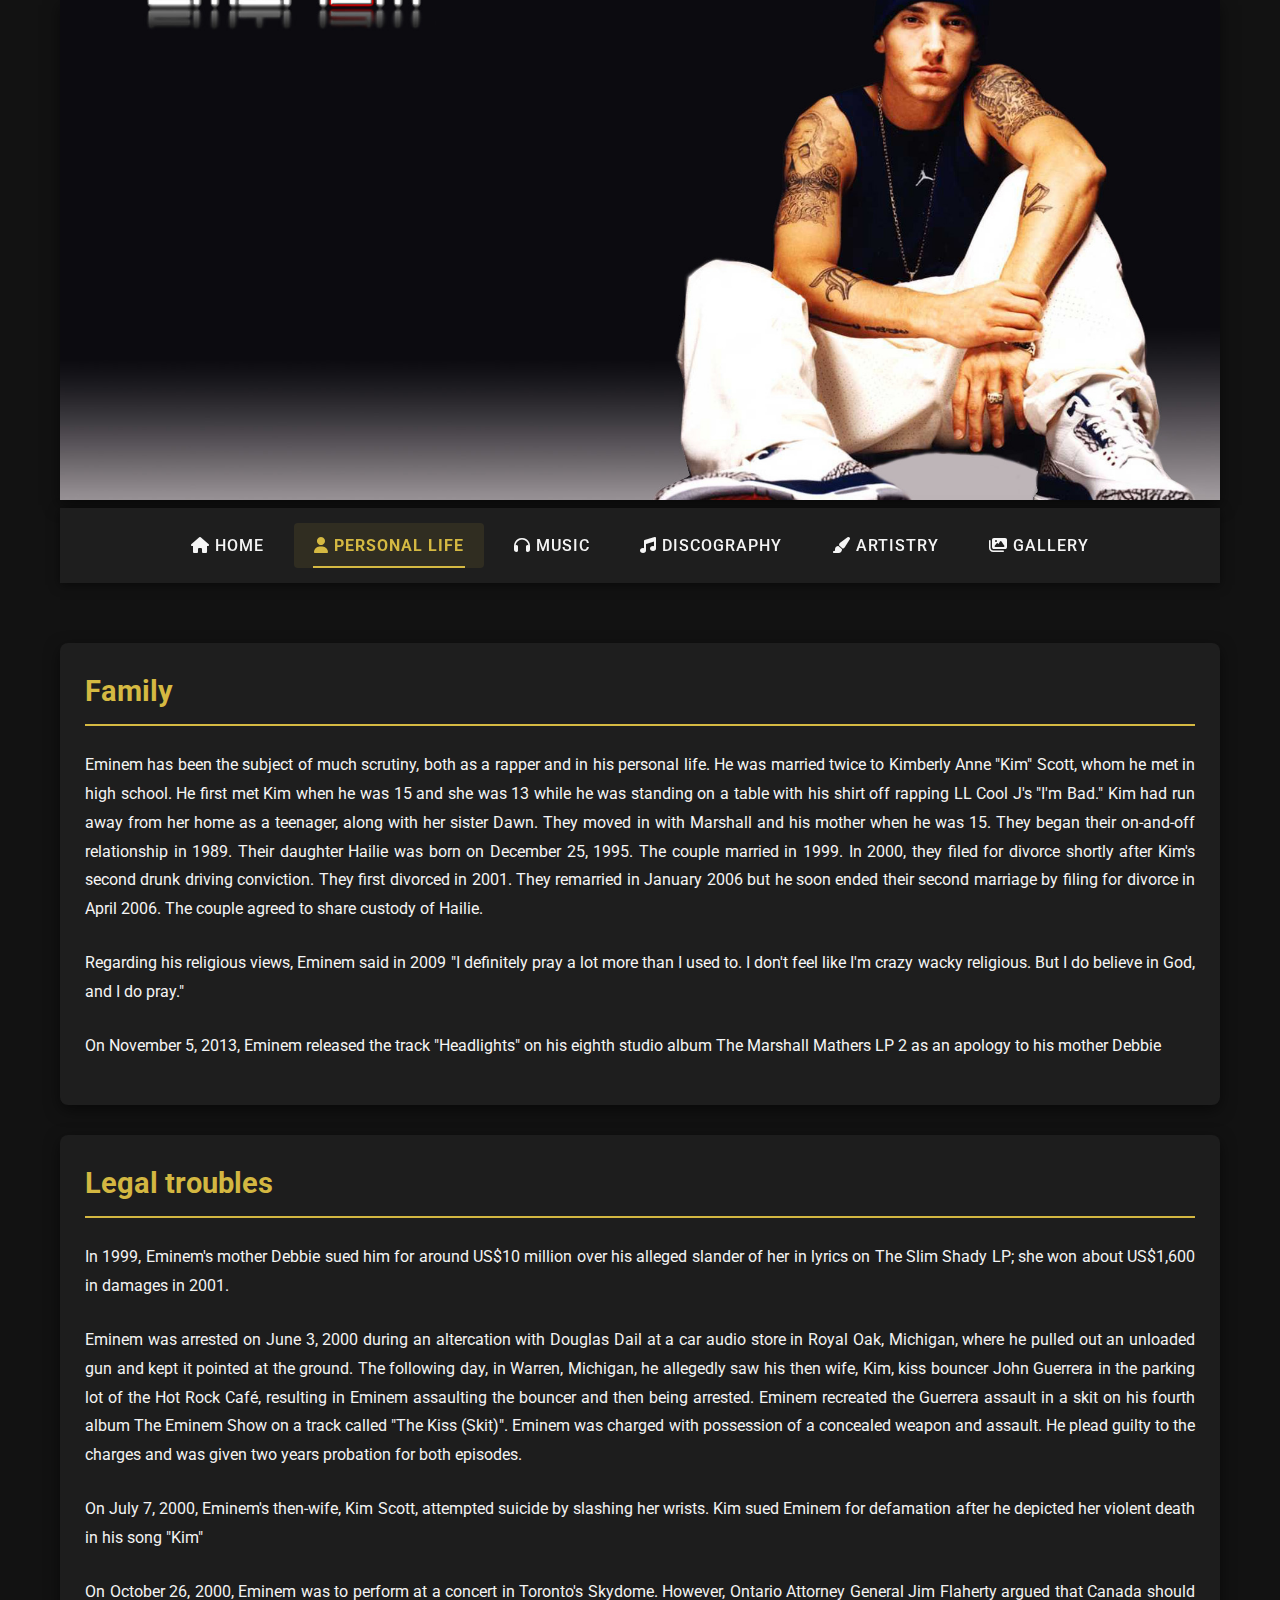
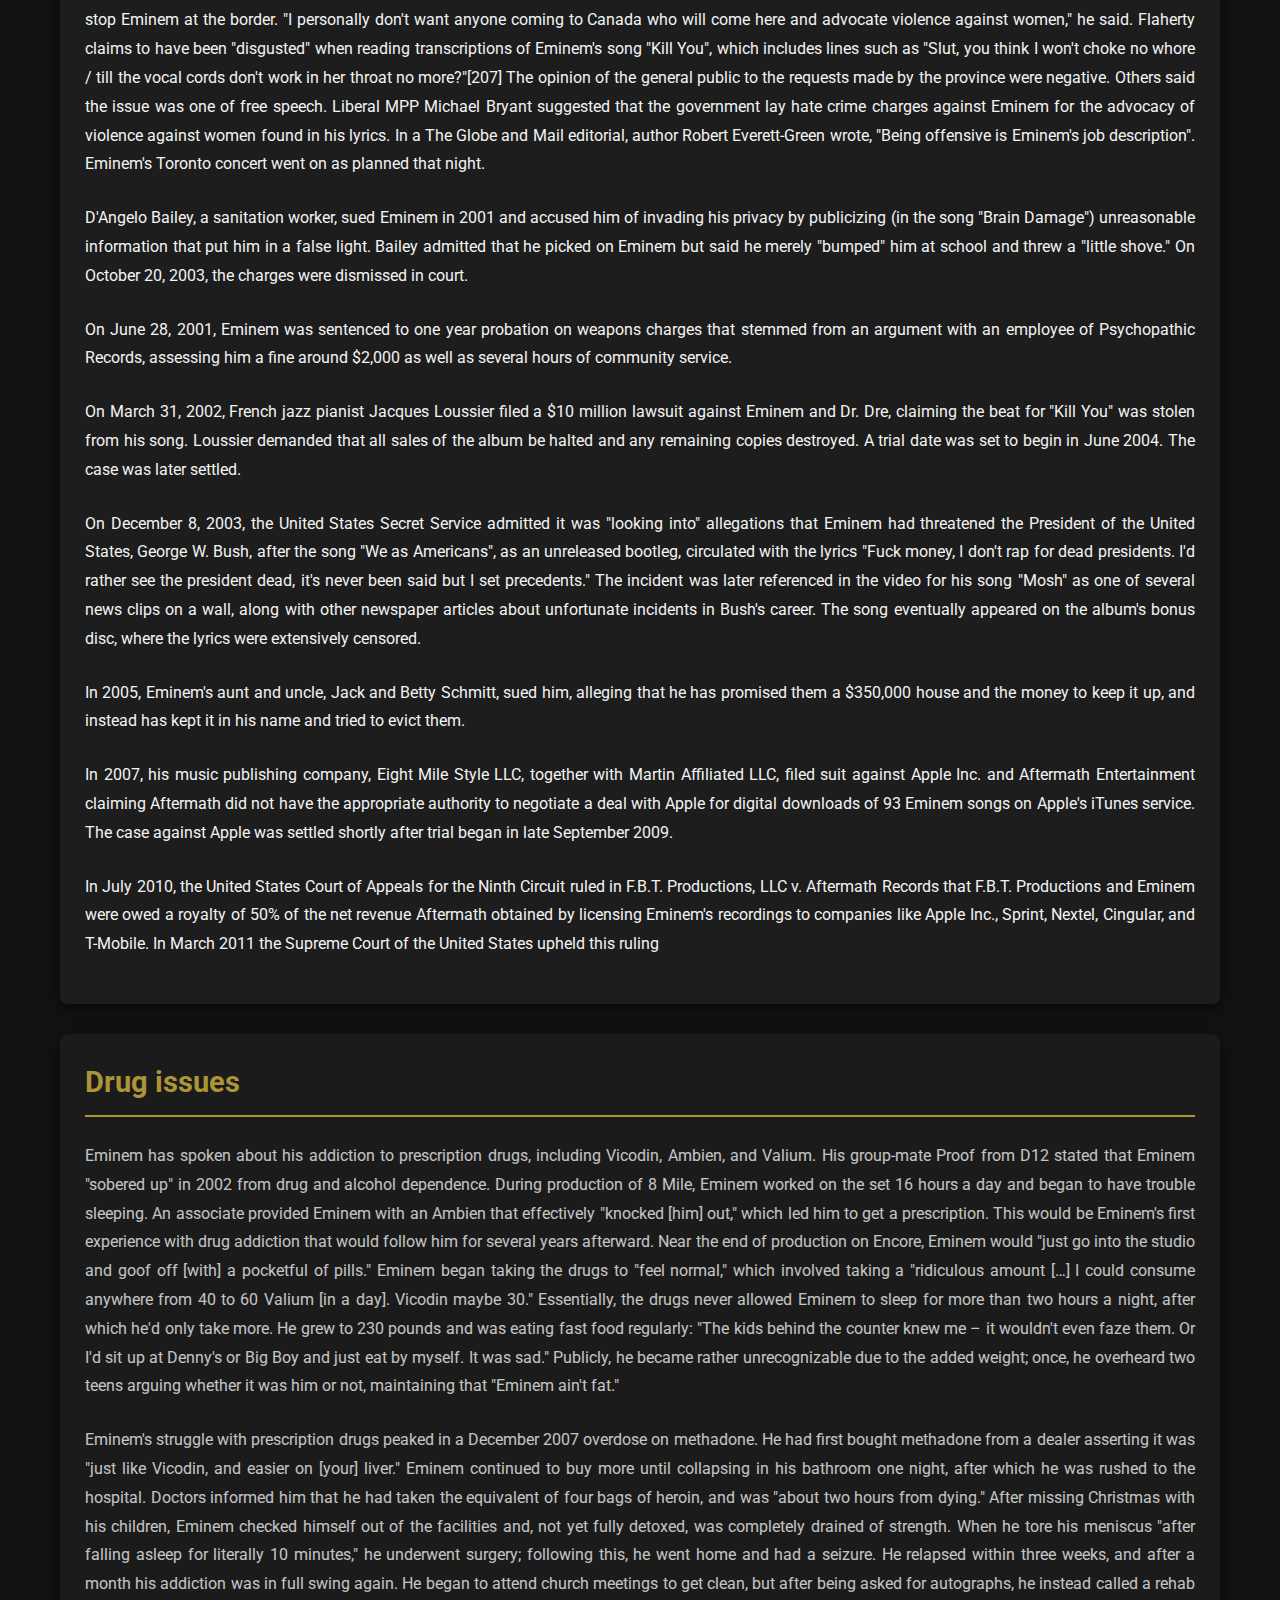
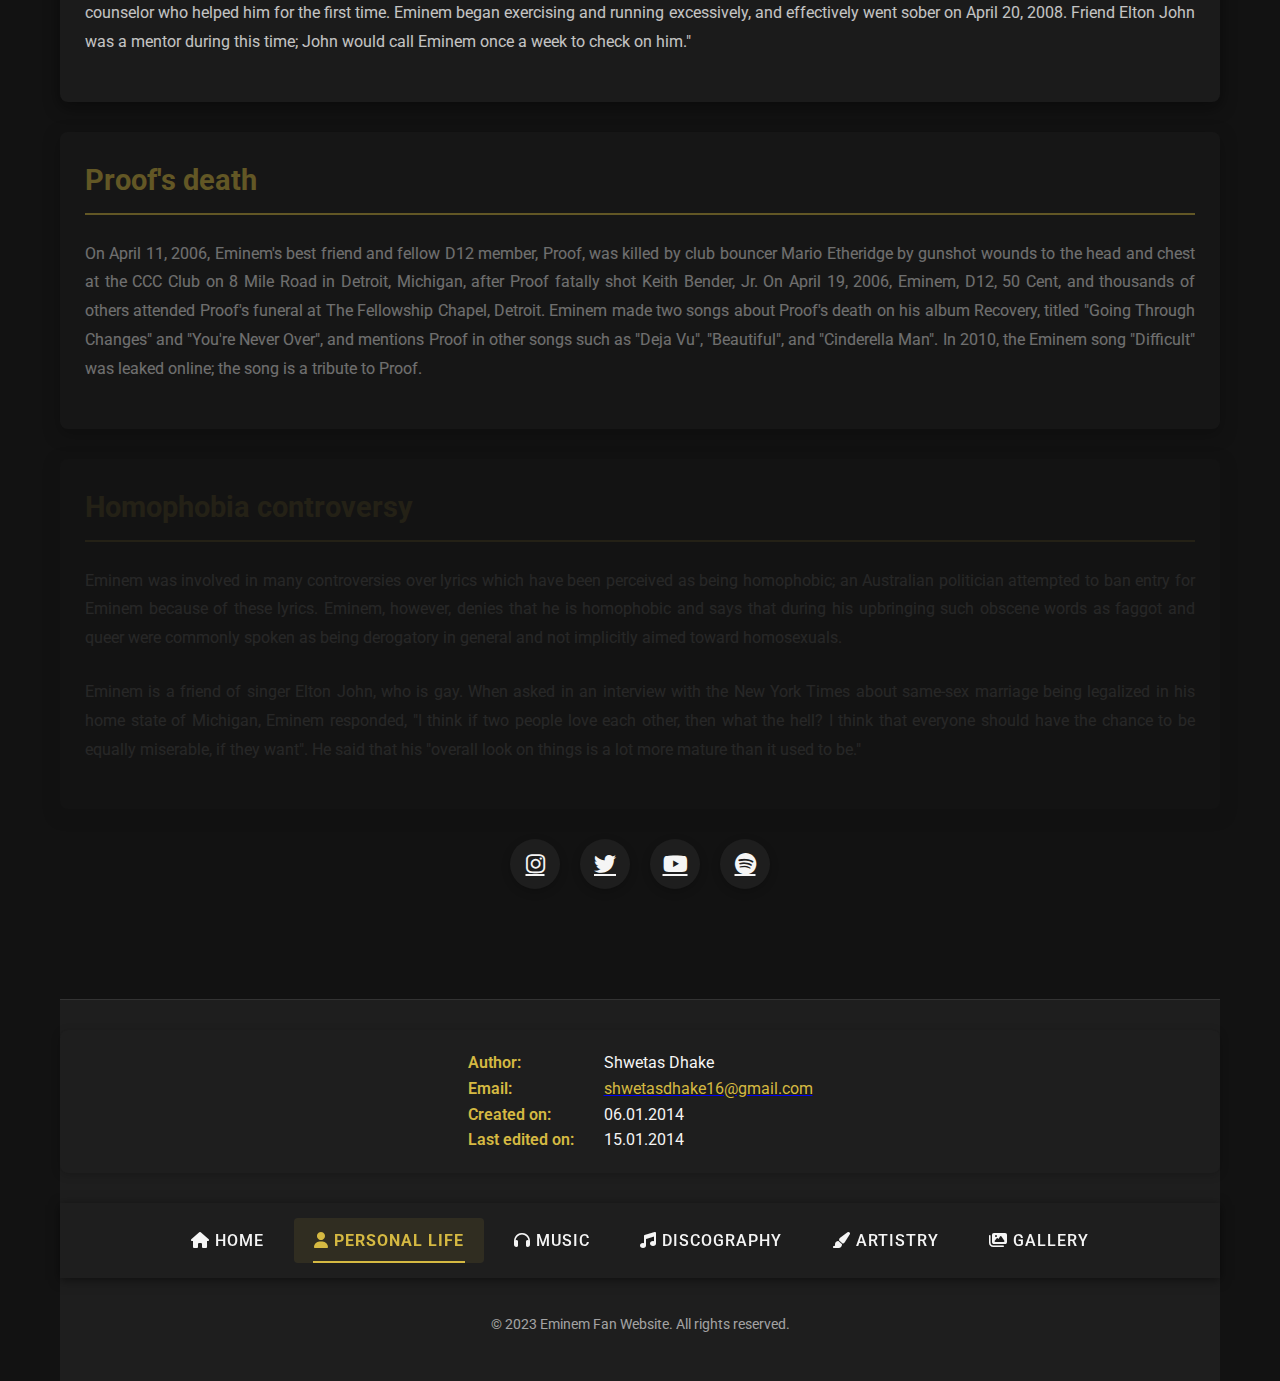
<file: pages/personal.html>
<!DOCTYPE html>
<html lang="en">
	<head>
		<meta charset="utf-8"/>
		<meta name="description" content="About Eminem"/>
		<meta name="keywords" content="About Eminem, Family, Legal Troubles, Drug issues, Homophobia controversy"/>
		<meta name="author" content="Shwetas Dhake, shwetasdhake16@gmail.com"/>
		<meta http-equiv="X-UA-Compatible" content="IE=edge">
		<meta name="viewport" content="width=device-width, initial-scale=1.0">
		
		<title>Eminem - Personal Life</title>
		<link rel="stylesheet" href="https://cdnjs.cloudflare.com/ajax/libs/font-awesome/6.4.0/css/all.min.css">
		<link href="https://fonts.googleapis.com/css2?family=Roboto:wght@300;400;500;700&display=swap" rel="stylesheet">
		<link rel="stylesheet" type="text/css" href="../style.css">
		<link rel="icon" type="image/x-icon" href="../favicon.ico">
		<script src="https://code.jquery.com/jquery-3.6.0.min.js"></script>
		<script type="text/javascript" src="../script.js"></script>
	</head>
	<body>
		<div id="container">
			<div id="top">
				<button class="menu-toggle" aria-label="Toggle navigation menu">
					<i class="fas fa-bars"></i>
				</button>
				<img id="banner" src="../logo.jpg" alt="Eminem Banner">
				<nav class="navigation">
					<a href="../index.html"><i class="fas fa-home"></i> Home</a>
					<a href="personal.html" class="selectedPage"><i class="fas fa-user"></i> Personal life</a>
					<a href="music.html"><i class="fas fa-headphones"></i> Music</a>
					<a href="discography.html"><i class="fas fa-music"></i> Discography</a>
					<a href="artistry.html"><i class="fas fa-paint-brush"></i> Artistry</a>
					<a href="galery.html"><i class="fas fa-images"></i> Gallery</a>
				</nav>
			</div>
			
			<div id="middle">
				<article class="fade-in">
					<header>Family</header>
					<p>
						Eminem has been the subject of much scrutiny, both as a rapper and in his personal life. He was married twice to Kimberly Anne "Kim" Scott, whom he met in high school. He first met Kim when he was 15 and she was 13 while he was standing on a table with his shirt off rapping LL Cool J's "I'm Bad." Kim had run away from her home as a teenager, along with her sister Dawn. They moved in with Marshall and his mother when he was 15. They began their on-and-off relationship in 1989. Their daughter Hailie was born on December 25, 1995. The couple married in 1999. In 2000, they filed for divorce shortly after Kim's second drunk driving conviction. They first divorced in 2001. They remarried in January 2006 but he soon ended their second marriage by filing for divorce in April 2006. The couple agreed to share custody of Hailie.
					</p>
					<p>
						Regarding his religious views, Eminem said in 2009 "I definitely pray a lot more than I used to. I don't feel like I'm crazy wacky religious. But I do believe in God, and I do pray."
					</p>
					<p>
						On November 5, 2013, Eminem released the track "Headlights" on his eighth studio album The Marshall Mathers LP 2 as an apology to his mother Debbie
					</p>
				</article>
				<article class="fade-in">
					<header>Legal troubles</header>
					<p>
						In 1999, Eminem's mother Debbie sued him for around US$10 million over his alleged slander of her in lyrics on The Slim Shady LP; she won about US$1,600 in damages in 2001.
					</p>
					<p>
						Eminem was arrested on June 3, 2000 during an altercation with Douglas Dail at a car audio store in Royal Oak, Michigan, where he pulled out an unloaded gun and kept it pointed at the ground. The following day, in Warren, Michigan, he allegedly saw his then wife, Kim, kiss bouncer John Guerrera in the parking lot of the Hot Rock Café, resulting in Eminem assaulting the bouncer and then being arrested. Eminem recreated the Guerrera assault in a skit on his fourth album The Eminem Show on a track called "The Kiss (Skit)". Eminem was charged with possession of a concealed weapon and assault. He plead guilty to the charges and was given two years probation for both episodes.
					</p>
					<p>
						On July 7, 2000, Eminem's then-wife, Kim Scott, attempted suicide by slashing her wrists. Kim sued Eminem for defamation after he depicted her violent death in his song "Kim"
					</p>
					<p>
						On October 26, 2000, Eminem was to perform at a concert in Toronto's Skydome. However, Ontario Attorney General Jim Flaherty argued that Canada should stop Eminem at the border. "I personally don't want anyone coming to Canada who will come here and advocate violence against women," he said. Flaherty claims to have been "disgusted" when reading transcriptions of Eminem's song "Kill You", which includes lines such as "Slut, you think I won't choke no whore / till the vocal cords don't work in her throat no more?"[207] The opinion of the general public to the requests made by the province were negative. Others said the issue was one of free speech. Liberal MPP Michael Bryant suggested that the government lay hate crime charges against Eminem for the advocacy of violence against women found in his lyrics. In a The Globe and Mail editorial, author Robert Everett-Green wrote, "Being offensive is Eminem's job description". Eminem's Toronto concert went on as planned that night.
					</p>
					<p>
						D'Angelo Bailey, a sanitation worker, sued Eminem in 2001 and accused him of invading his privacy by publicizing (in the song "Brain Damage") unreasonable information that put him in a false light. Bailey admitted that he picked on Eminem but said he merely "bumped" him at school and threw a "little shove." On October 20, 2003, the charges were dismissed in court.
					</p>
					<p>
						On June 28, 2001, Eminem was sentenced to one year probation on weapons charges that stemmed from an argument with an employee of Psychopathic Records, assessing him a fine around $2,000 as well as several hours of community service.
					</p>	
					<p>
						On March 31, 2002, French jazz pianist Jacques Loussier filed a $10 million lawsuit against Eminem and Dr. Dre, claiming the beat for "Kill You" was stolen from his song. Loussier demanded that all sales of the album be halted and any remaining copies destroyed. A trial date was set to begin in June 2004. The case was later settled.
					</p>
					<p>
						On December 8, 2003, the United States Secret Service admitted it was "looking into" allegations that Eminem had threatened the President of the United States, George W. Bush, after the song "We as Americans", as an unreleased bootleg, circulated with the lyrics "Fuck money, I don't rap for dead presidents. I'd rather see the president dead, it's never been said but I set precedents." The incident was later referenced in the video for his song "Mosh" as one of several news clips on a wall, along with other newspaper articles about unfortunate incidents in Bush's career. The song eventually appeared on the album's bonus disc, where the lyrics were extensively censored.
					</p>
					<p>
						In 2005, Eminem's aunt and uncle, Jack and Betty Schmitt, sued him, alleging that he has promised them a $350,000 house and the money to keep it up, and instead has kept it in his name and tried to evict them.
					</p>
					<p>
						In 2007, his music publishing company, Eight Mile Style LLC, together with Martin Affiliated LLC, filed suit against Apple Inc. and Aftermath Entertainment claiming Aftermath did not have the appropriate authority to negotiate a deal with Apple for digital downloads of 93 Eminem songs on Apple's iTunes service. The case against Apple was settled shortly after trial began in late September 2009.
					</p>
					<p>
						In July 2010, the United States Court of Appeals for the Ninth Circuit ruled in F.B.T. Productions, LLC v. Aftermath Records that F.B.T. Productions and Eminem were owed a royalty of 50% of the net revenue Aftermath obtained by licensing Eminem's recordings to companies like Apple Inc., Sprint, Nextel, Cingular, and T-Mobile. In March 2011 the Supreme Court of the United States upheld this ruling
					</p>
				</article>
				<article class="fade-in">
					<header>Drug issues</header>
					<p>
						Eminem has spoken about his addiction to prescription drugs, including Vicodin, Ambien, and Valium. His group-mate Proof from D12 stated that Eminem "sobered up" in 2002 from drug and alcohol dependence. During production of 8 Mile, Eminem worked on the set 16 hours a day and began to have trouble sleeping. An associate provided Eminem with an Ambien that effectively "knocked [him] out," which led him to get a prescription. This would be Eminem's first experience with drug addiction that would follow him for several years afterward. Near the end of production on Encore, Eminem would "just go into the studio and goof off [with] a pocketful of pills." Eminem began taking the drugs to "feel normal," which involved taking a "ridiculous amount […] I could consume anywhere from 40 to 60 Valium [in a day]. Vicodin maybe 30." Essentially, the drugs never allowed Eminem to sleep for more than two hours a night, after which he'd only take more. He grew to 230 pounds and was eating fast food regularly: "The kids behind the counter knew me – it wouldn't even faze them. Or I'd sit up at Denny's or Big Boy and just eat by myself. It was sad." Publicly, he became rather unrecognizable due to the added weight; once, he overheard two teens arguing whether it was him or not, maintaining that "Eminem ain't fat."
					</p>
					<p>
						Eminem's struggle with prescription drugs peaked in a December 2007 overdose on methadone. He had first bought methadone from a dealer asserting it was "just like Vicodin, and easier on [your] liver." Eminem continued to buy more until collapsing in his bathroom one night, after which he was rushed to the hospital. Doctors informed him that he had taken the equivalent of four bags of heroin, and was "about two hours from dying." After missing Christmas with his children, Eminem checked himself out of the facilities and, not yet fully detoxed, was completely drained of strength. When he tore his meniscus "after falling asleep for literally 10 minutes," he underwent surgery; following this, he went home and had a seizure. He relapsed within three weeks, and after a month his addiction was in full swing again. He began to attend church meetings to get clean, but after being asked for autographs, he instead called a rehab counselor who helped him for the first time. Eminem began exercising and running excessively, and effectively went sober on April 20, 2008. Friend Elton John was a mentor during this time; John would call Eminem once a week to check on him."
					</p>
				</article>
				<article class="fade-in">
					<header>Proof's death</header>
					<p>
						On April 11, 2006, Eminem's best friend and fellow D12 member, Proof, was killed by club bouncer Mario Etheridge by gunshot wounds to the head and chest at the CCC Club on 8 Mile Road in Detroit, Michigan, after Proof fatally shot Keith Bender, Jr. On April 19, 2006, Eminem, D12, 50 Cent, and thousands of others attended Proof's funeral at The Fellowship Chapel, Detroit. Eminem made two songs about Proof's death on his album Recovery, titled "Going Through Changes" and "You're Never Over", and mentions Proof in other songs such as "Deja Vu", "Beautiful", and "Cinderella Man". In 2010, the Eminem song "Difficult" was leaked online; the song is a tribute to Proof.
					</p>
				</article>
				<article class="fade-in">
					<header>Homophobia controversy</header>
					<p>
						Eminem was involved in many controversies over lyrics which have been perceived as being homophobic; an Australian politician attempted to ban entry for Eminem because of these lyrics. Eminem, however, denies that he is homophobic and says that during his upbringing such obscene words as faggot and queer were commonly spoken as being derogatory in general and not implicitly aimed toward homosexuals.
					</p>
					<p>
						Eminem is a friend of singer Elton John, who is gay. When asked in an interview with the New York Times about same-sex marriage being legalized in his home state of Michigan, Eminem responded, "I think if two people love each other, then what the hell? I think that everyone should have the chance to be equally miserable, if they want". He said that his "overall look on things is a lot more mature than it used to be."
					</p>
				</article>
				
				<div class="social-links">
					<a href="https://www.instagram.com/eminem/" target="_blank" aria-label="Follow Eminem on Instagram">
						<i class="fab fa-instagram"></i>
					</a>
					<a href="https://twitter.com/eminem" target="_blank" aria-label="Follow Eminem on Twitter">
						<i class="fab fa-twitter"></i>
					</a>
					<a href="https://www.youtube.com/user/EminemMusic" target="_blank" aria-label="Subscribe to Eminem on YouTube">
						<i class="fab fa-youtube"></i>
					</a>
					<a href="https://open.spotify.com/artist/7dGJo4pcD2V6oG8kP0tJRR" target="_blank" aria-label="Listen to Eminem on Spotify">
						<i class="fab fa-spotify"></i>
					</a>
				</div>
			</div>

			<div id="bottom">
				<section id="aboutSection">
					<div id="titles">
						<span class="naslov">Author:</span> <br>
						<span class="naslov">Email:</span> <br>
						<span class="naslov">Created on:</span> <br>
						<span class="naslov">Last edited on:</span> <br>
					</div>
					<div id="infos">
						<span class="info">Shwetas Dhake</span> <br>
						<a href="mailto:shwetasdhake16@gmail.com">
							<span class="info" id="email">shwetasdhake16@gmail.com</span></a> <br>
						<span class="info">06.01.2014</span> <br>
						<span class="info">15.01.2014</span> <br>
					</div>
				</section>
				<nav class="navigation">
					<a href="../index.html"><i class="fas fa-home"></i> Home</a>
					<a href="personal.html" class="selectedPage"><i class="fas fa-user"></i> Personal life</a>
					<a href="music.html"><i class="fas fa-headphones"></i> Music</a>
					<a href="discography.html"><i class="fas fa-music"></i> Discography</a>
					<a href="artistry.html"><i class="fas fa-paint-brush"></i> Artistry</a>
					<a href="galery.html"><i class="fas fa-images"></i> Gallery</a>
				</nav>
				<div class="copyright">
					<p>&copy; 2023 Eminem Fan Website. All rights reserved.</p>
				</div>
			</div>
		</div>
		<a href="#" class="back-to-top" aria-label="Back to top">
			<i class="fas fa-chevron-up"></i>
		</a>
	</body>
</html>
</file>
<file: style.css>
/* Modern Eminem Website Styles */
:root {
	/* Color scheme */
	--primary-bg: #121212;
	--secondary-bg: #1e1e1e;
	--accent-color: #d5b942;
	--text-color: #f5f5f5;
	--link-color: #d5b942;
	--link-hover: #ffffff;
	--nav-active: #d5b942;
	--border-color: #333333;
	--shadow-color: rgba(0, 0, 0, 0.5);
}

* {
	margin: 0;
	padding: 0;
	box-sizing: border-box;
}

body {
	background-color: var(--primary-bg);
	color: var(--text-color);
	font-family: 'Roboto', 'Helvetica Neue', Arial, sans-serif;
	line-height: 1.6;
	overflow-x: hidden;
}

#container {
	width: 100%;
	max-width: 1200px;
	margin: 0 auto;
	padding: 0 20px;
	background-color: var(--primary-bg);
	border: none;
	position: relative;
}

/* Header and Navigation */
#top {
	position: relative;
}

#banner {
	width: 100%;
	height: auto;
	max-height: 500px;
	object-fit: cover;
	border: none;
	box-shadow: 0 5px 15px var(--shadow-color);
	margin-bottom: 0;
	transition: transform 0.3s ease;
}

.navigation {
	display: flex;
	justify-content: center;
	flex-wrap: wrap;
	background-color: var(--secondary-bg);
	padding: 10px 0;
	position: sticky;
	top: 0;
	z-index: 100;
	box-shadow: 0 2px 10px var(--shadow-color);
}

.navigation a {
	color: var(--text-color);
	text-decoration: none;
	padding: 10px 20px;
	margin: 5px;
	font-weight: 500;
	text-transform: uppercase;
	letter-spacing: 1px;
	transition: all 0.3s ease;
	border: none;
	border-radius: 4px;
	position: relative;
	overflow: hidden;
}

.navigation a:before {
	content: '';
	position: absolute;
	bottom: 0;
	left: 50%;
	width: 0;
	height: 2px;
	background-color: var(--accent-color);
	transition: all 0.3s ease;
	transform: translateX(-50%);
}

.navigation a:hover:before {
	width: 80%;
}

.navigation a:hover {
	color: var(--link-hover);
	transform: translateY(-2px);
}

.navigation a.selectedPage {
	color: var(--nav-active);
	font-weight: 700;
	background-color: rgba(213, 185, 66, 0.1);
}

.navigation a.selectedPage:before {
	width: 80%;
}

/* Mobile menu button */
.menu-toggle {
	display: none;
	background: transparent;
	border: none;
	color: var(--text-color);
	font-size: 24px;
	cursor: pointer;
	padding: 10px;
	transition: all 0.3s ease;
	z-index: 1000;
}

.menu-toggle:hover {
	color: var(--accent-color);
}

/* Main content */
#middle {
	padding: 30px 0;
}

article {
	background-color: var(--secondary-bg);
	border-radius: 8px;
	margin: 30px 0;
	padding: 25px;
	box-shadow: 0 5px 15px var(--shadow-color);
	transition: transform 0.3s ease, box-shadow 0.3s ease;
	overflow: hidden;
}

article:hover {
	transform: translateY(-5px);
	box-shadow: 0 8px 25px var(--shadow-color);
}

header {
	color: var(--accent-color);
	font-size: 1.8rem;
	font-weight: 700;
	margin-bottom: 20px;
	padding-bottom: 10px;
	border-bottom: 2px solid var(--accent-color);
	text-align: left;
	background: transparent;
	border-radius: 0;
}

article p {
	margin-bottom: 15px;
	text-align: justify;
	line-height: 1.8;
	color: var(--text-color);
	transition: all 0.3s ease;
	padding: 5px 0;
	border-radius: 0;
}

article p:hover {
	background-color: rgba(255, 255, 255, 0.05);
}

/* Footer */
#bottom {
	margin-top: 50px;
	padding: 30px 0;
	background-color: var(--secondary-bg);
	border-top: 1px solid var(--border-color);
}

#aboutSection {
	display: flex;
	flex-wrap: wrap;
	justify-content: center;
	padding: 20px;
	margin-bottom: 30px;
	background-color: rgba(30, 30, 30, 0.7);
	border-radius: 8px;
	box-shadow: 0 2px 10px rgba(0, 0, 0, 0.2);
}

#titles, #infos {
	padding: 0 15px;
}

.naslov {
	color: var(--accent-color);
	font-weight: 600;
}

.info {
	color: var(--text-color);
}

#email {
	color: var(--link-color);
	cursor: pointer;
	transition: color 0.3s ease;
}

#email:hover {
	color: var(--link-hover);
	text-decoration: underline;
}

/* Discography page styles */
#albums li {
	cursor: pointer;
	padding: 8px 0;
	transition: all 0.3s ease;
	border-left: 3px solid transparent;
	padding-left: 10px;
}

#albums li:hover {
	color: var(--accent-color);
	border-left: 3px solid var(--accent-color);
	padding-left: 15px;
}

#albums li.selected {
	color: var(--accent-color);
	font-weight: bold;
	border-left: 3px solid var(--accent-color);
}

.additionalAlbumInfo {
	background-color: rgba(30, 30, 30, 0.7);
	border-radius: 8px;
	padding: 15px;
	margin-top: 15px;
	border-left: 3px solid var(--accent-color);
}

.aboutAlbum {
	cursor: pointer;
	color: var(--accent-color);
	font-weight: 600;
	margin: 20px 0 10px;
	transition: all 0.3s ease;
}

.aboutAlbum:hover {
	color: var(--link-hover);
	text-shadow: 0 0 5px rgba(213, 185, 66, 0.5);
}

/* Table styles */
table {
	width: 100%;
	border-collapse: collapse;
	margin: 20px 0;
}

tr {
	transition: all 0.3s ease;
	border-bottom: 1px solid var(--border-color);
}

tr:hover {
	background-color: rgba(213, 185, 66, 0.1);
	cursor: pointer;
}

td {
	padding: 12px 10px;
}

tr td:first-child {
	text-align: center;
	width: 50px;
}

tr td:nth-child(2) {
	text-align: left;
	width: auto;
}

tr td:nth-child(3) {
	text-align: left;
	width: auto;
}

.audio {
	background-color: rgba(30, 30, 30, 0.7);
}

audio {
	width: 100%;
	margin: 10px 0;
	border-radius: 30px;
	height: 40px;
}

/* Gallery styles */
#albumsCovers, #albumsPhotos {
	display: flex;
	flex-wrap: wrap;
	justify-content: center;
	gap: 20px;
	margin: 30px auto;
}

.albumCover {
	position: relative;
	overflow: hidden;
	border-radius: 8px;
	box-shadow: 0 5px 15px rgba(0, 0, 0, 0.3);
	transition: all 0.3s ease;
	cursor: pointer;
	border: 2px solid transparent;
}

.albumCover:hover {
	transform: scale(1.05);
	border-color: var(--accent-color);
}

.thumbnail {
	width: 200px;
	height: 200px;
	object-fit: cover;
	transition: all 0.3s ease;
}

.albumCover:hover .thumbnail {
	opacity: 0.8;
}

h4 {
	text-align: center;
	padding: 10px;
	background-color: rgba(0, 0, 0, 0.7);
	margin: 0;
	position: absolute;
	bottom: 0;
	width: 100%;
	transform: translateY(100%);
	transition: all 0.3s ease;
}

.albumCover:hover h4 {
	transform: translateY(0);
}

.albumPhoto {
	display: flex;
	flex-wrap: wrap;
	justify-content: center;
	gap: 10px;
}

.albumPhoto img {
	width: 150px;
	height: 150px;
	object-fit: cover;
	border-radius: 4px;
	transition: all 0.3s ease;
	cursor: pointer;
	border: 2px solid var(--border-color);
}

.albumPhoto img:hover {
	transform: scale(1.05);
	border-color: var(--accent-color);
}

/* Gallery container */
#mainFrameContainer {
	display: flex;
	flex-direction: column;
	align-items: center;
	margin: 30px auto;
	position: relative;
	padding: 10px;
	background-color: rgba(0, 0, 0, 0.8);
	border-radius: 8px;
	box-shadow: 0 10px 30px rgba(0, 0, 0, 0.5);
}

#mainFrame {
	max-width: 100%;
	height: auto;
	border-radius: 8px;
	box-shadow: 0 5px 20px rgba(0, 0, 0, 0.5);
}

#gui {
	display: flex;
	justify-content: space-between;
	align-items: center;
	margin-top: 15px;
}

.changePicture {
	background-color: var(--secondary-bg);
	color: var(--text-color);
	border: none;
	border-radius: 50%;
	width: 40px;
	height: 40px;
	display: flex;
	align-items: center;
	justify-content: center;
	cursor: pointer;
	font-size: 20px;
	transition: all 0.3s ease;
}

.changePicture:hover {
	background-color: var(--accent-color);
	color: var(--primary-bg);
}

#counter {
	background-color: rgba(0, 0, 0, 0.7);
	padding: 5px 15px;
	border-radius: 20px;
	font-size: 14px;
}

#showAllPictures {
	background-color: var(--secondary-bg);
	color: var(--text-color);
	border: 1px solid var(--border-color);
	border-radius: 4px;
	padding: 8px 15px;
	cursor: pointer;
	transition: all 0.3s ease;
	margin-top: 15px;
}

#showAllPictures:hover {
	background-color: var(--accent-color);
	color: var(--primary-bg);
}

/* Social Links */
.social-links {
	display: flex;
	justify-content: center;
	margin: 30px 0;
	gap: 20px;
}

.social-links a {
	display: flex;
	align-items: center;
	justify-content: center;
	width: 50px;
	height: 50px;
	border-radius: 50%;
	background-color: var(--secondary-bg);
	color: var(--text-color);
	font-size: 22px;
	transition: all 0.3s ease;
	box-shadow: 0 3px 10px rgba(0, 0, 0, 0.2);
}

.social-links a:hover {
	transform: translateY(-5px);
	color: var(--accent-color);
	box-shadow: 0 5px 15px rgba(0, 0, 0, 0.3);
}

/* Copyright */
.copyright {
	text-align: center;
	margin-top: 20px;
	padding: 15px 0;
	font-size: 0.9rem;
	color: rgba(255, 255, 255, 0.6);
}

/* Back to top button */
.back-to-top {
	position: fixed;
	bottom: 20px;
	right: 20px;
	width: 40px;
	height: 40px;
	border-radius: 50%;
	background-color: var(--accent-color);
	color: var(--primary-bg);
	display: flex;
	align-items: center;
	justify-content: center;
	font-size: 20px;
	cursor: pointer;
	opacity: 0;
	transition: all 0.3s ease;
	z-index: 99;
	box-shadow: 0 3px 10px rgba(0, 0, 0, 0.3);
}

.back-to-top:hover {
	transform: translateY(-5px);
	box-shadow: 0 5px 15px rgba(0, 0, 0, 0.4);
}

/* Animations */
@keyframes fadeIn {
	from { opacity: 0; transform: translateY(20px); }
	to { opacity: 1; transform: translateY(0); }
}

.fade-in {
	animation: fadeIn 0.8s ease forwards;
}

/* Responsive design */
@media (max-width: 992px) {
	#container {
		padding: 0 15px;
	}
	
	header {
		font-size: 1.6rem;
	}
}

@media (max-width: 768px) {
	.navigation {
		flex-direction: column;
		align-items: center;
		padding: 0;
		max-height: 0;
		overflow: hidden;
		transition: max-height 0.5s ease;
		width: 100%;
		position: absolute;
		left: 0;
		top: 0;
		background-color: var(--secondary-bg);
		z-index: 99;
		box-shadow: 0 2px 10px var(--shadow-color);
	}
	
	.navigation.active {
		max-height: 300px;
		padding: 10px 0;
		padding-top: 50px;
	}
	
	.menu-toggle {
		display: block;
		position: absolute;
		top: 10px;
		right: 10px;
		z-index: 101;
	}
	
	#bottom .navigation {
		position: relative;
		max-height: none;
		margin-top: 20px;
		padding: 10px 0;
	}
	
	#aboutSection {
		flex-direction: column;
		text-align: center;
	}
	
	#titles, #infos {
		padding: 10px 0;
	}
	
	.albumCover {
		width: 150px;
	}
	
	.thumbnail {
		width: 150px;
		height: 150px;
	}
	
	.social-links {
		gap: 15px;
	}
	
	.social-links a {
		width: 40px;
		height: 40px;
		font-size: 18px;
	}
	
	.back-to-top {
		width: 35px;
		height: 35px;
		font-size: 16px;
		bottom: 15px;
		right: 15px;
	}
	
	#mainFrameContainer {
		padding: 5px;
	}
	
	#closeFullscreen {
		width: 25px;
		height: 25px;
		font-size: 14px;
	}
}

@media (max-width: 576px) {
	header {
		font-size: 1.4rem;
	}
	
	article {
		padding: 15px;
	}
	
	#banner {
		max-height: 200px;
	}
	
	.albumPhoto img {
		width: 120px;
		height: 120px;
	}
	
	.social-links {
		gap: 10px;
	}
	
	.social-links a {
		width: 35px;
		height: 35px;
		font-size: 16px;
	}
}

/* Gallery close button */
#closeFullscreen {
	position: absolute;
	top: 10px;
	right: 10px;
	width: 30px;
	height: 30px;
	background-color: rgba(0, 0, 0, 0.7);
	color: white;
	border: none;
	border-radius: 50%;
	display: flex;
	align-items: center;
	justify-content: center;
	cursor: pointer;
	font-size: 16px;
	transition: all 0.3s ease;
	z-index: 10;
}

#closeFullscreen:hover {
	background-color: var(--accent-color);
	transform: scale(1.1);
}

/* Music page styles */
.video-container {
	width: 100%;
	margin: 30px 0;
	transition: all 0.5s ease;
}

.video-grid {
	display: grid;
	grid-template-columns: repeat(2, 1fr);
	gap: 30px;
	width: 100%;
}

.video-item {
	background-color: var(--secondary-bg);
	border-radius: 8px;
	overflow: hidden;
	box-shadow: 0 5px 15px rgba(0, 0, 0, 0.3);
	transition: all 0.5s ease;
	opacity: 0;
	transform: translateY(20px);
}

.video-item.active {
	opacity: 1;
	transform: translateY(0);
}

.video-wrapper {
	position: relative;
	width: 100%;
	padding-bottom: 56.25%; /* 16:9 aspect ratio */
	height: 0;
	overflow: hidden;
}

.thumbnail-container {
	position: absolute;
	top: 0;
	left: 0;
	width: 100%;
	height: 100%;
	cursor: pointer;
	overflow: hidden;
}

.video-thumbnail {
	width: 100%;
	height: 100%;
	object-fit: cover;
	transition: transform 0.5s ease;
}

.thumbnail-container:hover .video-thumbnail {
	transform: scale(1.05);
}

.play-button {
	position: absolute;
	top: 50%;
	left: 50%;
	transform: translate(-50%, -50%);
	width: 60px;
	height: 60px;
	background-color: rgba(0, 0, 0, 0.7);
	border-radius: 50%;
	display: flex;
	align-items: center;
	justify-content: center;
	transition: all 0.3s ease;
	opacity: 0.8;
}

.play-button i {
	color: var(--accent-color);
	font-size: 24px;
	margin-left: 4px; /* Slight offset for play icon */
}

.thumbnail-container:hover .play-button {
	background-color: var(--accent-color);
	transform: translate(-50%, -50%) scale(1.1);
	opacity: 1;
}

.thumbnail-container:hover .play-button i {
	color: var(--primary-bg);
}

.video-wrapper iframe {
	position: absolute;
	top: 0;
	left: 0;
	width: 100%;
	height: 100%;
	border: none;
	transition: all 0.3s ease;
}

.video-info {
	padding: 15px;
}

.video-info h3 {
	color: var(--accent-color);
	margin-bottom: 10px;
	font-size: 1.2rem;
}

.video-info p {
	margin-bottom: 15px;
	font-size: 0.9rem;
	line-height: 1.5;
}

.video-stats {
	display: flex;
	justify-content: space-between;
	color: rgba(255, 255, 255, 0.7);
	font-size: 0.85rem;
}

.video-stats span {
	display: flex;
	align-items: center;
}

.video-stats i {
	margin-right: 5px;
	color: var(--accent-color);
}

.video-item:hover {
	transform: translateY(-5px);
	box-shadow: 0 8px 25px rgba(0, 0, 0, 0.5);
}

.video-item:hover .video-wrapper iframe {
	box-shadow: 0 5px 15px rgba(0, 0, 0, 0.5);
}

/* Music controls */
.music-controls {
	display: flex;
	justify-content: center;
	gap: 15px;
	margin: 30px 0;
}

.music-control-btn {
	background-color: var(--secondary-bg);
	color: var(--text-color);
	border: none;
	border-radius: 30px;
	padding: 10px 20px;
	font-size: 1rem;
	cursor: pointer;
	transition: all 0.3s ease;
	display: flex;
	align-items: center;
}

.music-control-btn i {
	margin-right: 8px;
	font-size: 1.2rem;
	color: var(--accent-color);
}

.music-control-btn:hover {
	background-color: var(--accent-color);
	transform: translateY(-3px);
	box-shadow: 0 5px 15px rgba(0, 0, 0, 0.3);
}

.music-control-btn:hover i {
	color: var(--primary-bg);
}

/* Fullscreen mode */
.fullscreen-mode {
	position: fixed;
	top: 0;
	left: 0;
	width: 100%;
	height: 100%;
	background-color: rgba(0, 0, 0, 0.95);
	z-index: 1000;
	display: flex;
	align-items: center;
	justify-content: center;
	padding: 50px;
}

.fullscreen-mode .video-grid {
	max-width: 1400px;
	margin: 0 auto;
}

/* Responsive adjustments for music page */
@media (max-width: 992px) {
	.video-grid {
		gap: 20px;
	}
}

@media (max-width: 768px) {
	.video-grid {
		grid-template-columns: 1fr;
	}
	
	.music-controls {
		flex-wrap: wrap;
	}
	
	.fullscreen-mode {
		padding: 20px;
	}
}

@media (max-width: 576px) {
	.video-info h3 {
		font-size: 1.1rem;
	}
	
	.video-stats {
		flex-direction: column;
		gap: 5px;
	}
	
	.music-control-btn {
		font-size: 0.9rem;
		padding: 8px 15px;
	}
}

/* Now playing state */
.video-item.now-playing {
	border: 2px solid var(--accent-color);
	transform: scale(1.03);
}

.video-item.now-playing .video-info h3 {
	color: #ffffff;
}

.video-item.now-playing::before {
	content: '▶ NOW PLAYING';
	position: absolute;
	top: 10px;
	right: 10px;
	background-color: var(--accent-color);
	color: var(--primary-bg);
	padding: 5px 10px;
	font-size: 0.7rem;
	font-weight: bold;
	border-radius: 20px;
	z-index: 10;
}

/* Close button for fullscreen mode */
#close-fullscreen {
	position: fixed;
	top: 20px;
	right: 20px;
	width: 40px;
	height: 40px;
	background-color: rgba(0, 0, 0, 0.7);
	color: white;
	border: none;
	border-radius: 50%;
	display: flex;
	align-items: center;
	justify-content: center;
	cursor: pointer;
	font-size: 20px;
	transition: all 0.3s ease;
	z-index: 1010;
}

#close-fullscreen:hover {
	background-color: var(--accent-color);
	transform: scale(1.1);
}

/* Fullscreen mode adjustments */
.fullscreen-mode .video-grid {
	grid-template-columns: repeat(2, 1fr);
}

@media (max-width: 992px) {
	.fullscreen-mode .video-grid {
		grid-template-columns: 1fr;
	}
}

/* Video modal styles */
#video-modal {
	display: none;
	position: fixed;
	top: 0;
	left: 0;
	width: 100%;
	height: 100%;
	background-color: rgba(0, 0, 0, 0.9);
	z-index: 1000;
	justify-content: center;
	align-items: center;
}

#video-modal.active {
	display: flex;
}

.modal-content {
	position: relative;
	width: 90%;
	max-width: 900px;
	background-color: var(--secondary-bg);
	border-radius: 8px;
	overflow: hidden;
	box-shadow: 0 5px 30px rgba(0, 0, 0, 0.5);
}

.close-modal {
	position: absolute;
	top: 10px;
	right: 10px;
	color: white;
	font-size: 28px;
	font-weight: bold;
	cursor: pointer;
	z-index: 10;
	width: 30px;
	height: 30px;
	background-color: rgba(0, 0, 0, 0.5);
	border-radius: 50%;
	display: flex;
	align-items: center;
	justify-content: center;
	transition: all 0.3s ease;
}

.close-modal:hover {
	background-color: var(--accent-color);
	transform: scale(1.1);
}

.modal-video-container {
	position: relative;
	padding-bottom: 56.25%; /* 16:9 aspect ratio */
	height: 0;
	overflow: hidden;
}

.modal-video-container iframe {
	position: absolute;
	top: 0;
	left: 0;
	width: 100%;
	height: 100%;
	border: none;
}

body.modal-open {
	overflow: hidden;
}

/* Responsive adjustments for video modal */
@media (max-width: 768px) {
	.modal-content {
		width: 95%;
	}
}
</file>
